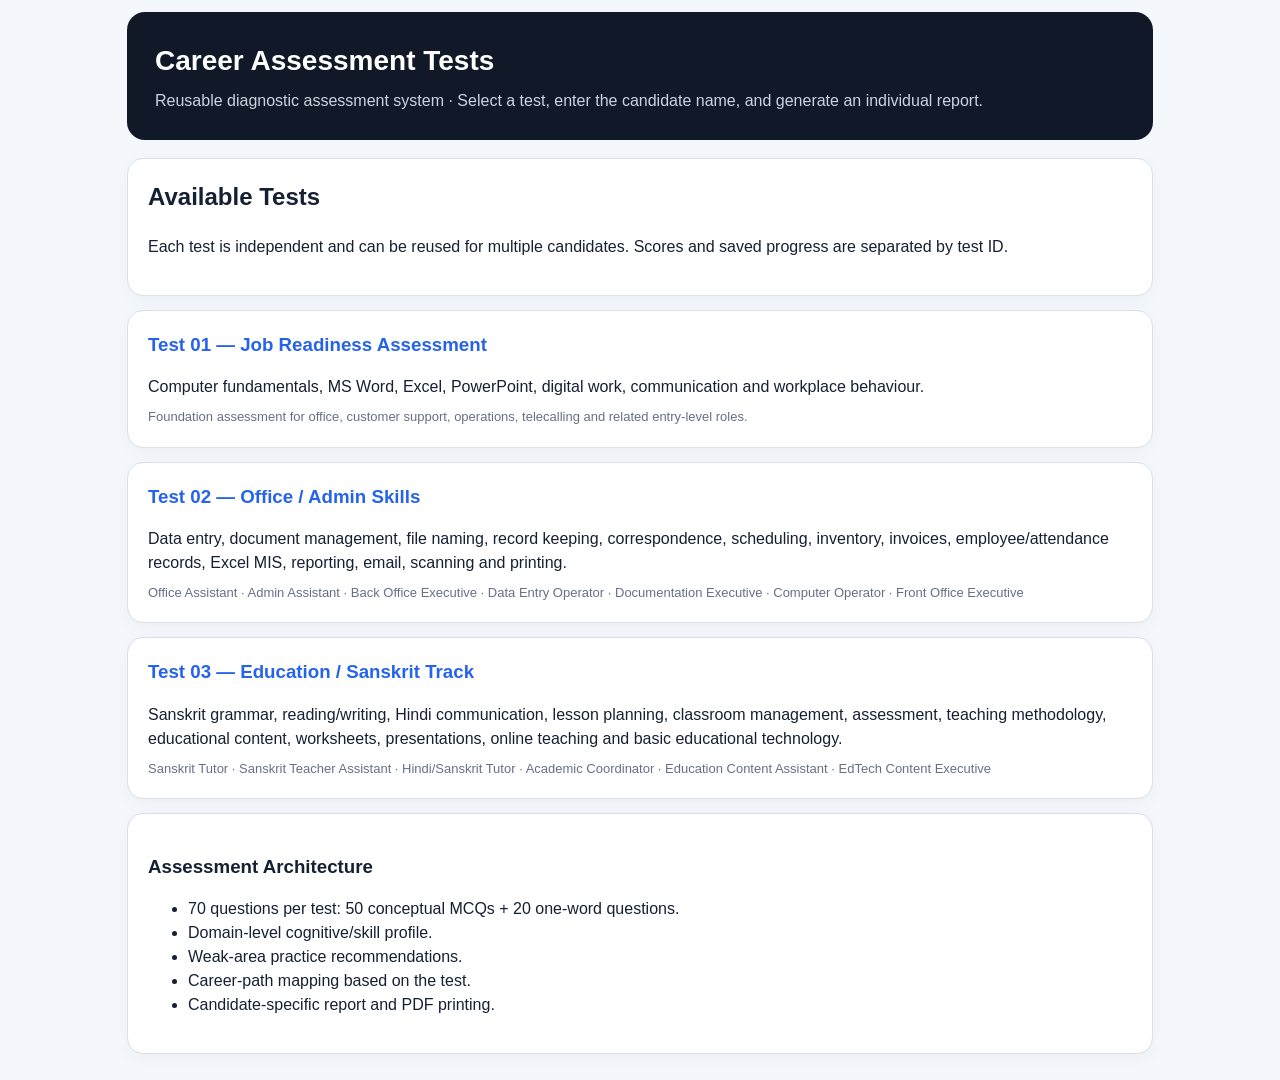
<file: index.html>
<!doctype html>
<html lang="en">
<head>
<meta charset="utf-8">
<meta name="viewport" content="width=device-width,initial-scale=1">
<title>Career Assessment Tests</title>
<link rel="stylesheet" href="styles.css">
<style>
.test-card{display:block;text-decoration:none;color:inherit}
.test-card:hover{border-color:#93c5fd;background:#f8fbff}
.test-card h3{color:var(--accent);margin-top:0}
.test-card p{margin-bottom:8px}
.test-jobs{font-size:13px;color:var(--muted)}
</style>
</head>
<body>
<div class="container">
<header>
<h1>Career Assessment Tests</h1>
<div class="meta">Reusable diagnostic assessment system · Select a test, enter the candidate name, and generate an individual report.</div>
</header>
<div class="card"><h2>Available Tests</h2><p>Each test is independent and can be reused for multiple candidates. Scores and saved progress are separated by test ID.</p></div>
<a class="card test-card" href="job-readiness.html"><h3>Test 01 — Job Readiness Assessment</h3><p>Computer fundamentals, MS Word, Excel, PowerPoint, digital work, communication and workplace behaviour.</p><div class="test-jobs">Foundation assessment for office, customer support, operations, telecalling and related entry-level roles.</div></a>
<a class="card test-card" href="office-admin.html"><h3>Test 02 — Office / Admin Skills</h3><p>Data entry, document management, file naming, record keeping, correspondence, scheduling, inventory, invoices, employee/attendance records, Excel MIS, reporting, email, scanning and printing.</p><div class="test-jobs">Office Assistant · Admin Assistant · Back Office Executive · Data Entry Operator · Documentation Executive · Computer Operator · Front Office Executive</div></a>
<a class="card test-card" href="education-sanskrit.html"><h3>Test 03 — Education / Sanskrit Track</h3><p>Sanskrit grammar, reading/writing, Hindi communication, lesson planning, classroom management, assessment, teaching methodology, educational content, worksheets, presentations, online teaching and basic educational technology.</p><div class="test-jobs">Sanskrit Tutor · Sanskrit Teacher Assistant · Hindi/Sanskrit Tutor · Academic Coordinator · Education Content Assistant · EdTech Content Executive</div></a>
<div class="card"><h3>Assessment Architecture</h3><ul><li>70 questions per test: 50 conceptual MCQs + 20 one-word questions.</li><li>Domain-level cognitive/skill profile.</li><li>Weak-area practice recommendations.</li><li>Career-path mapping based on the test.</li><li>Candidate-specific report and PDF printing.</li></ul></div>
</div>
</body>
</html>
</file>
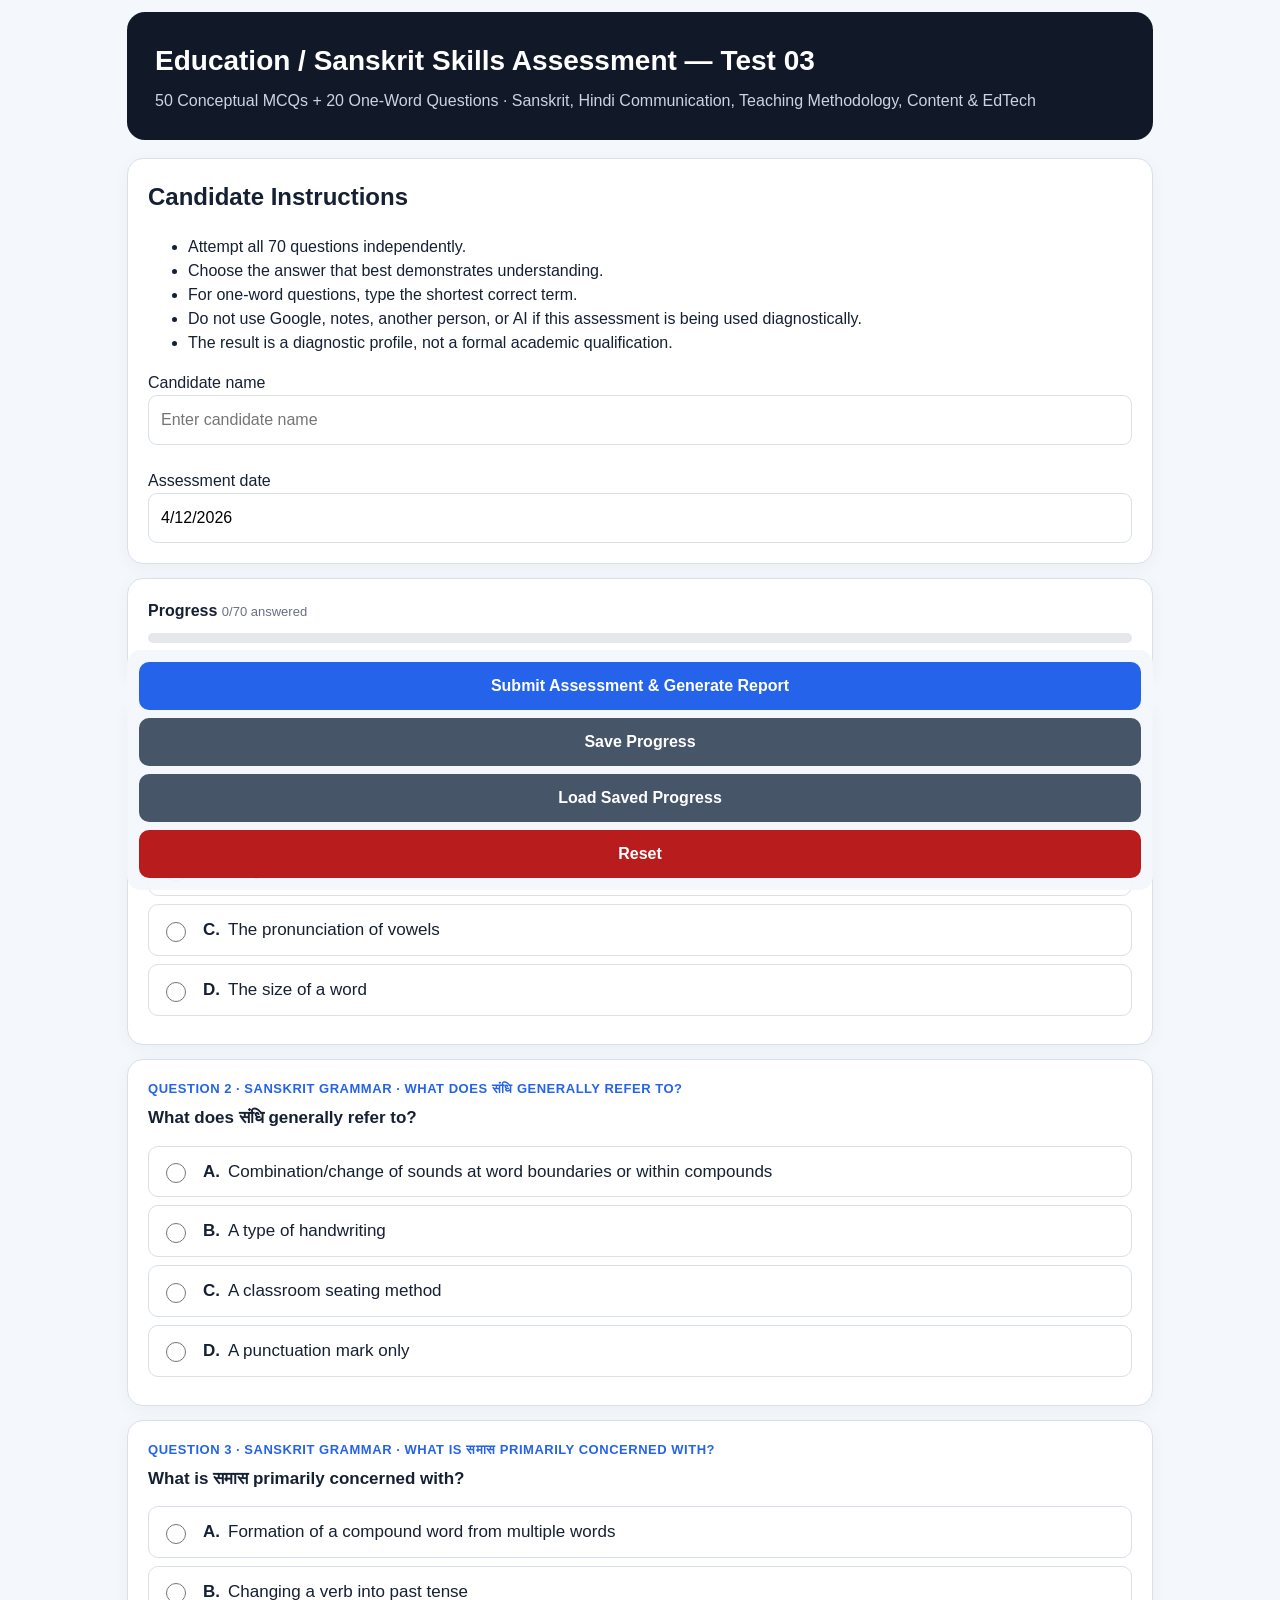
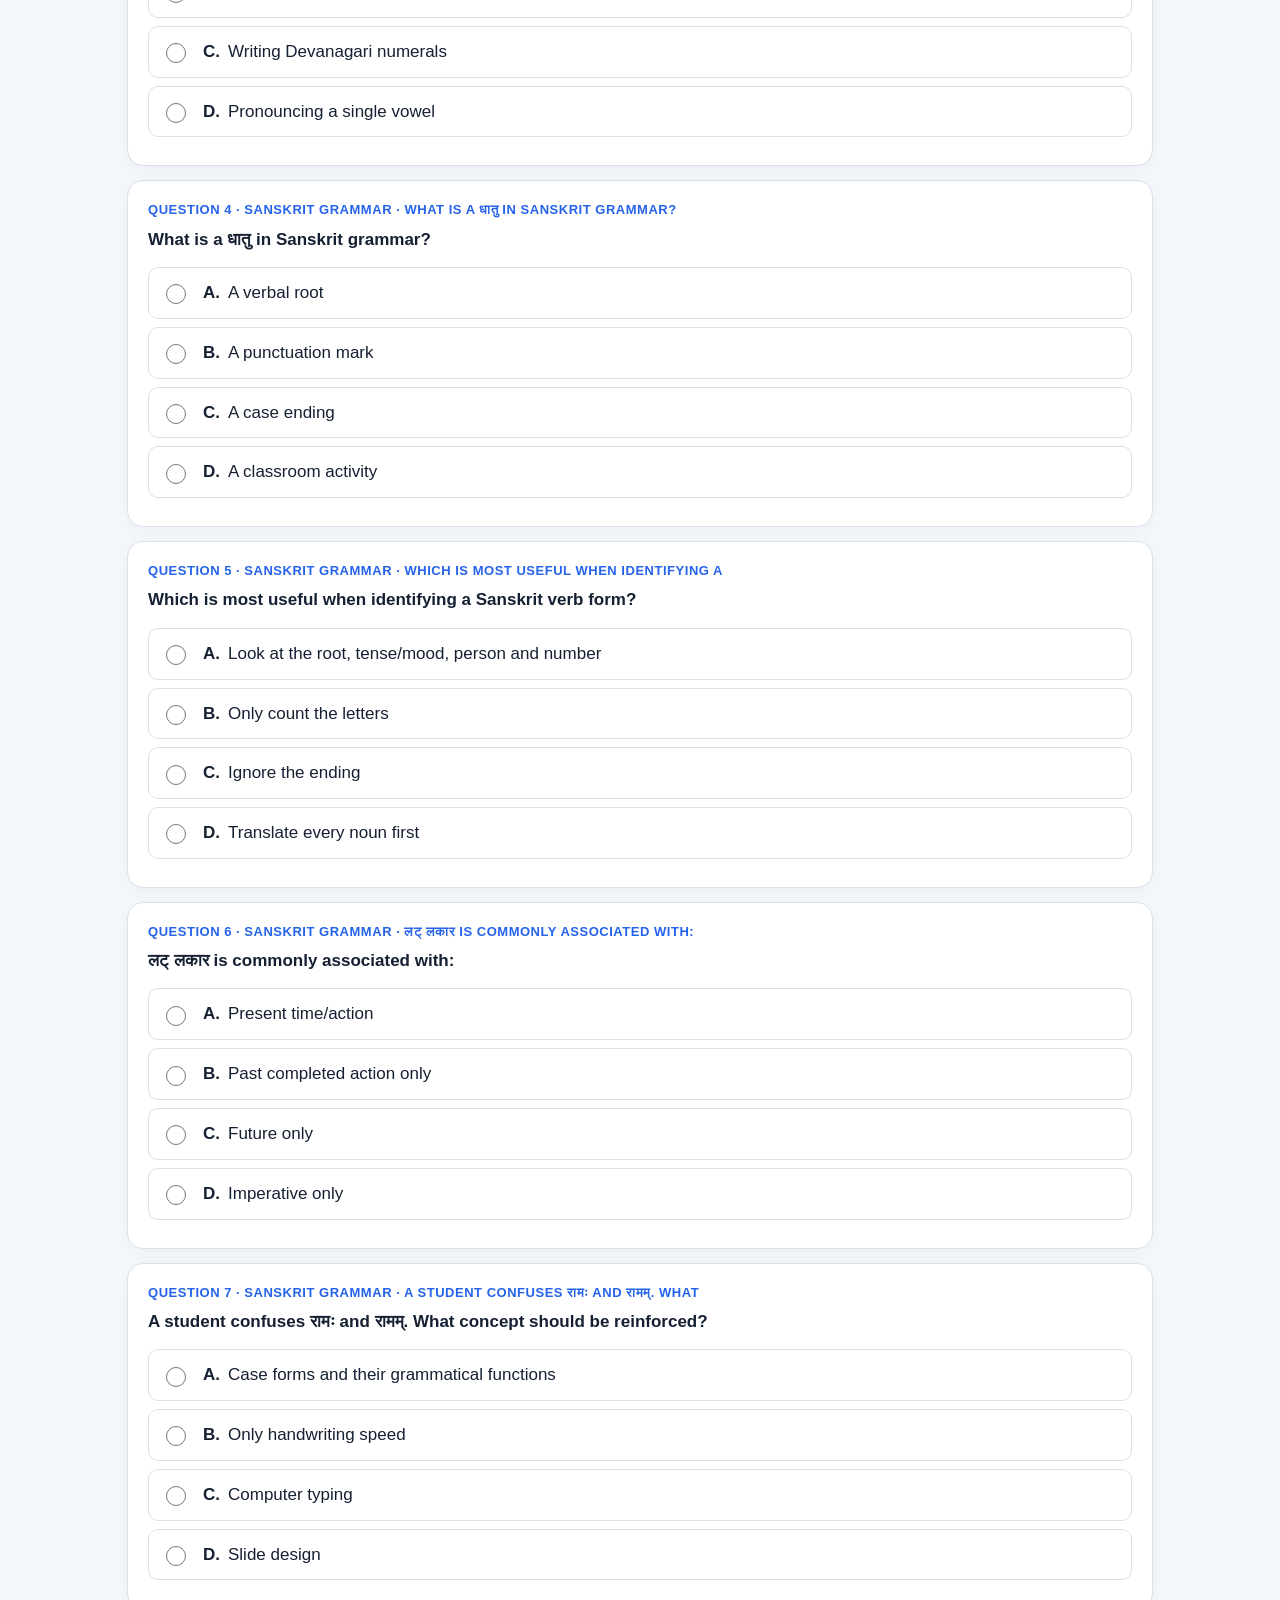
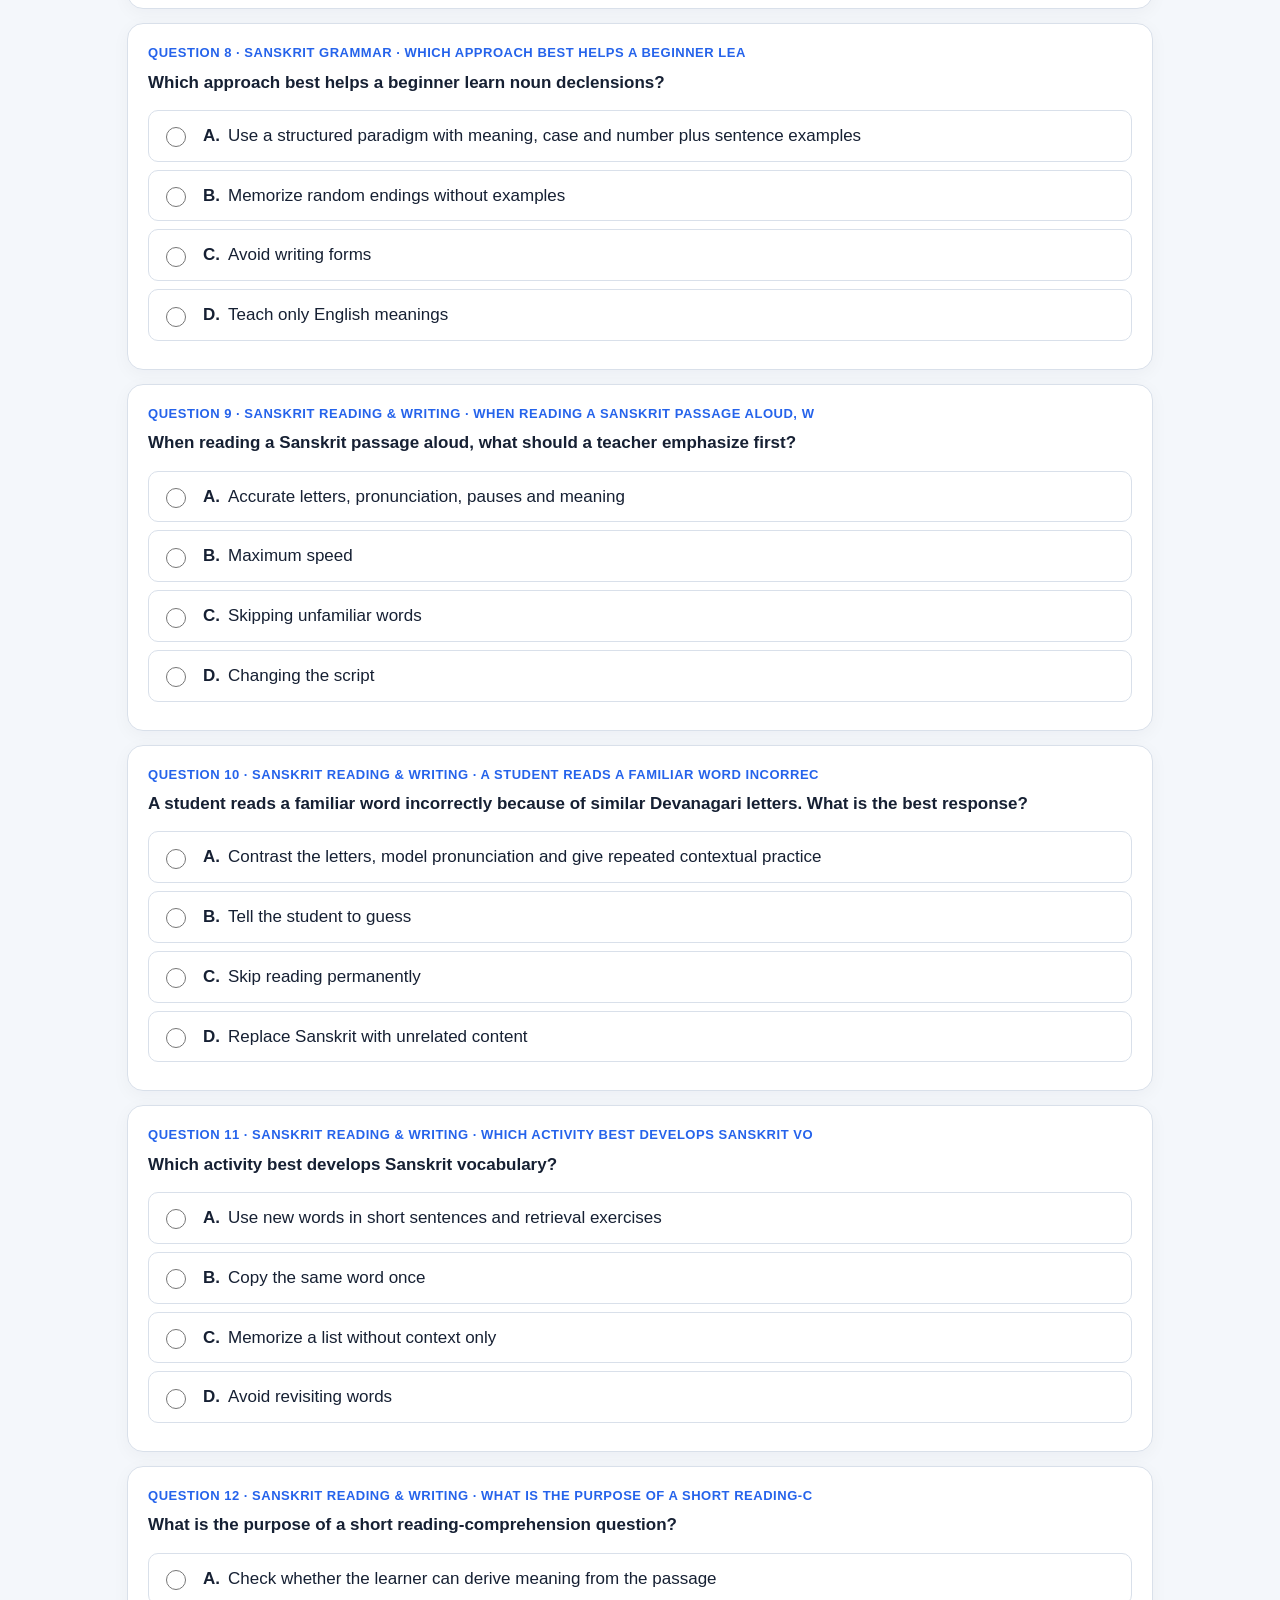
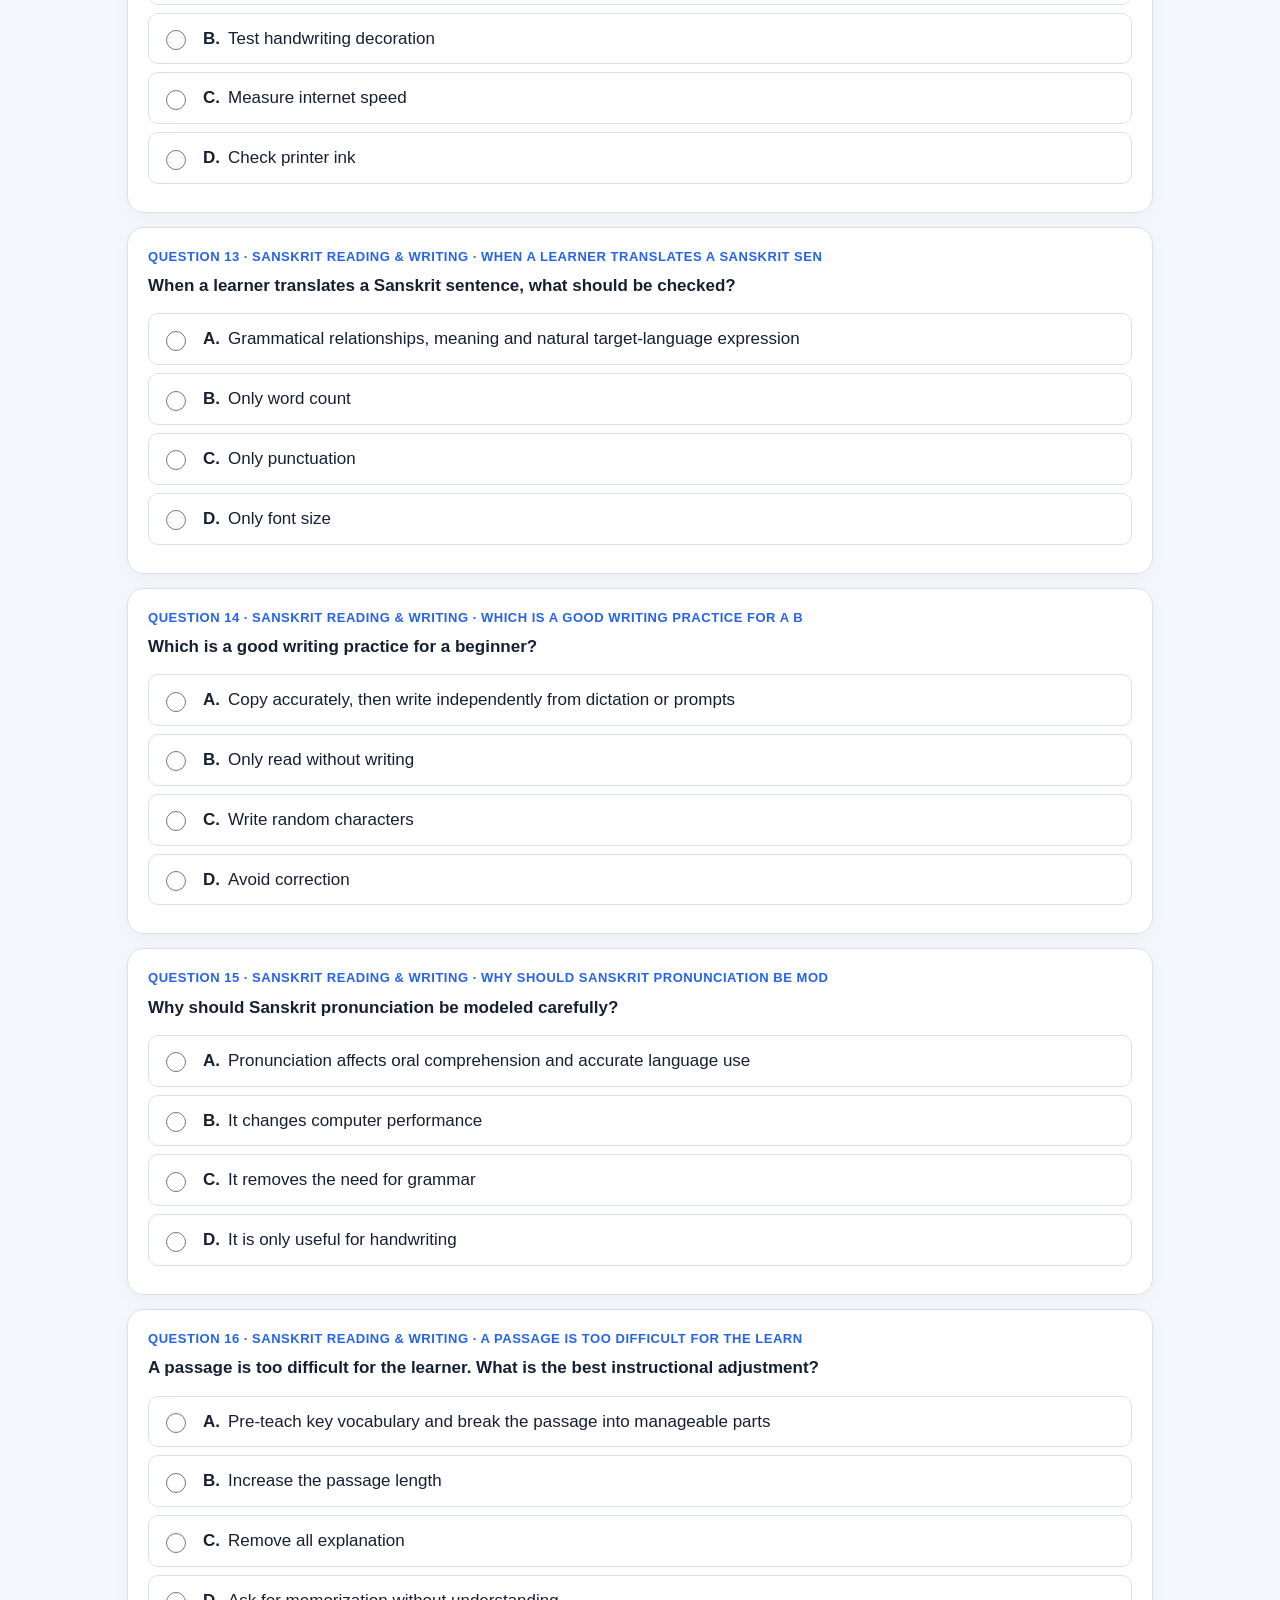
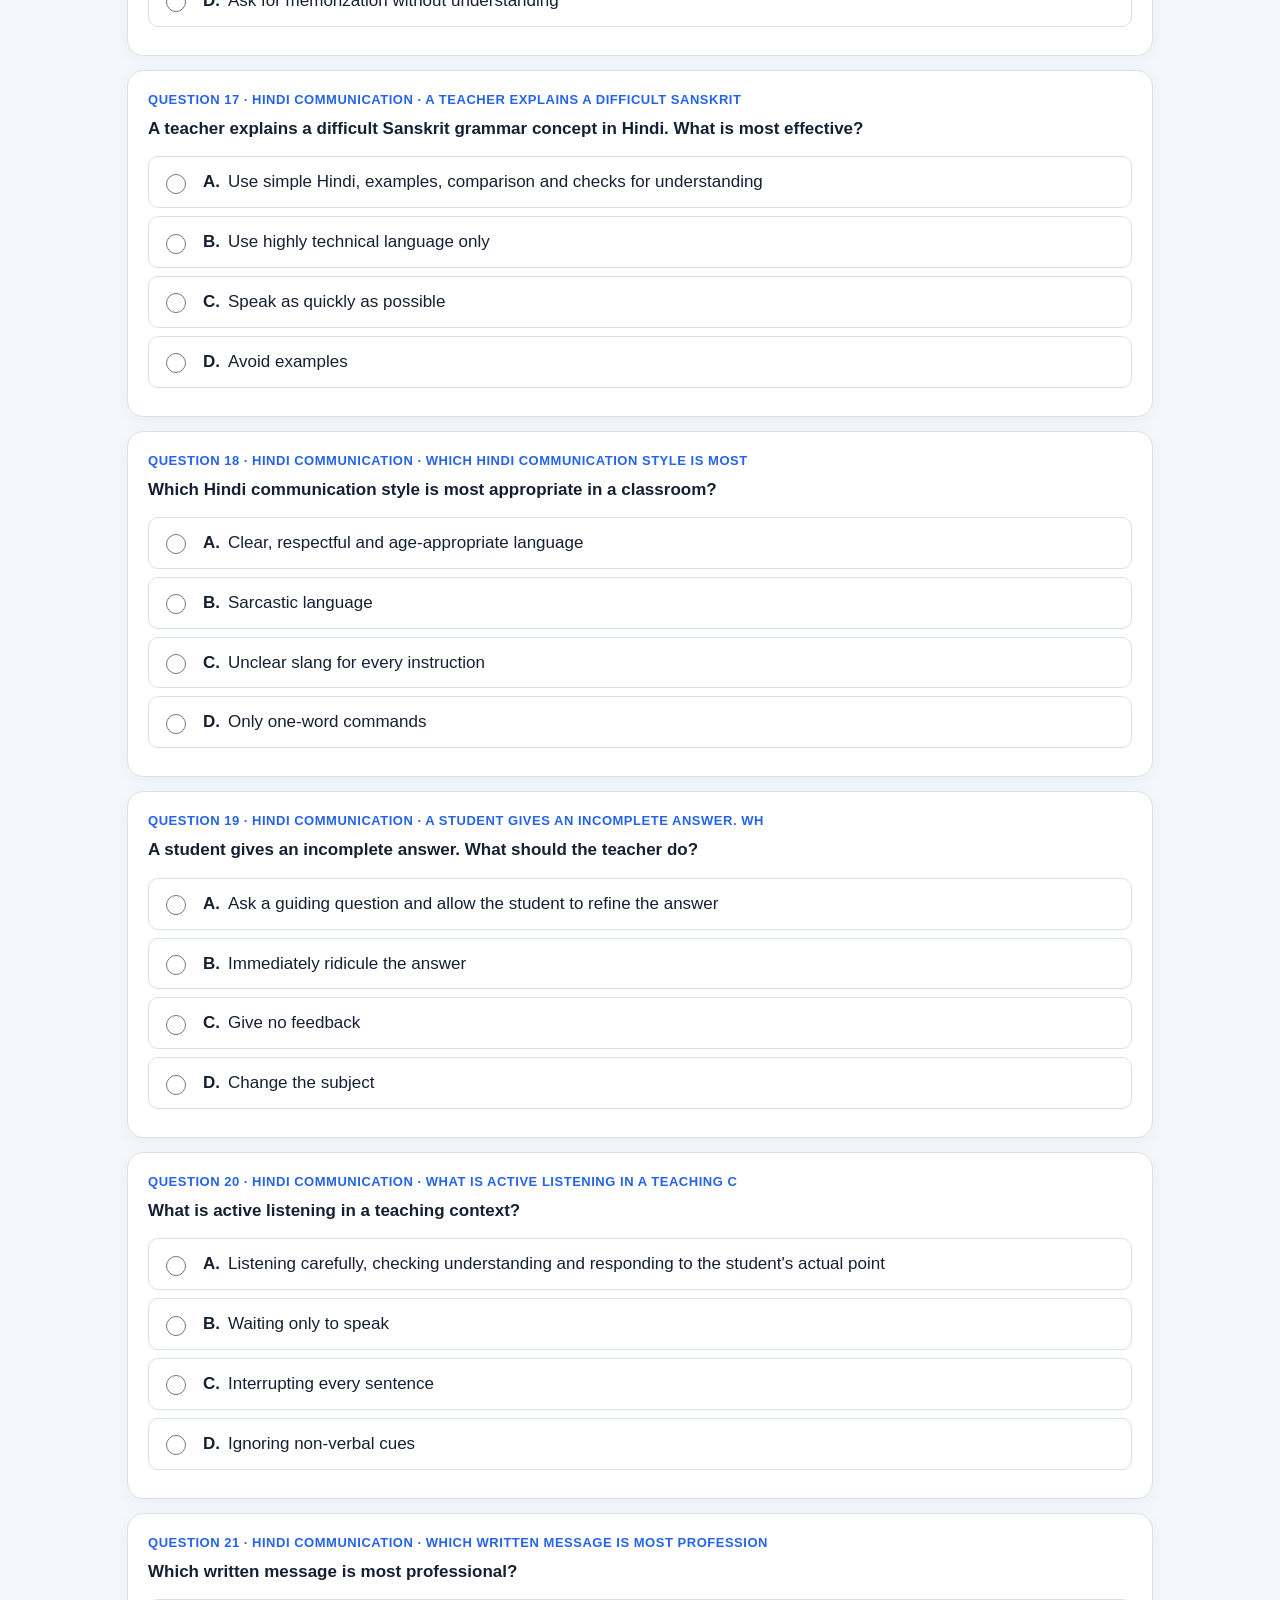
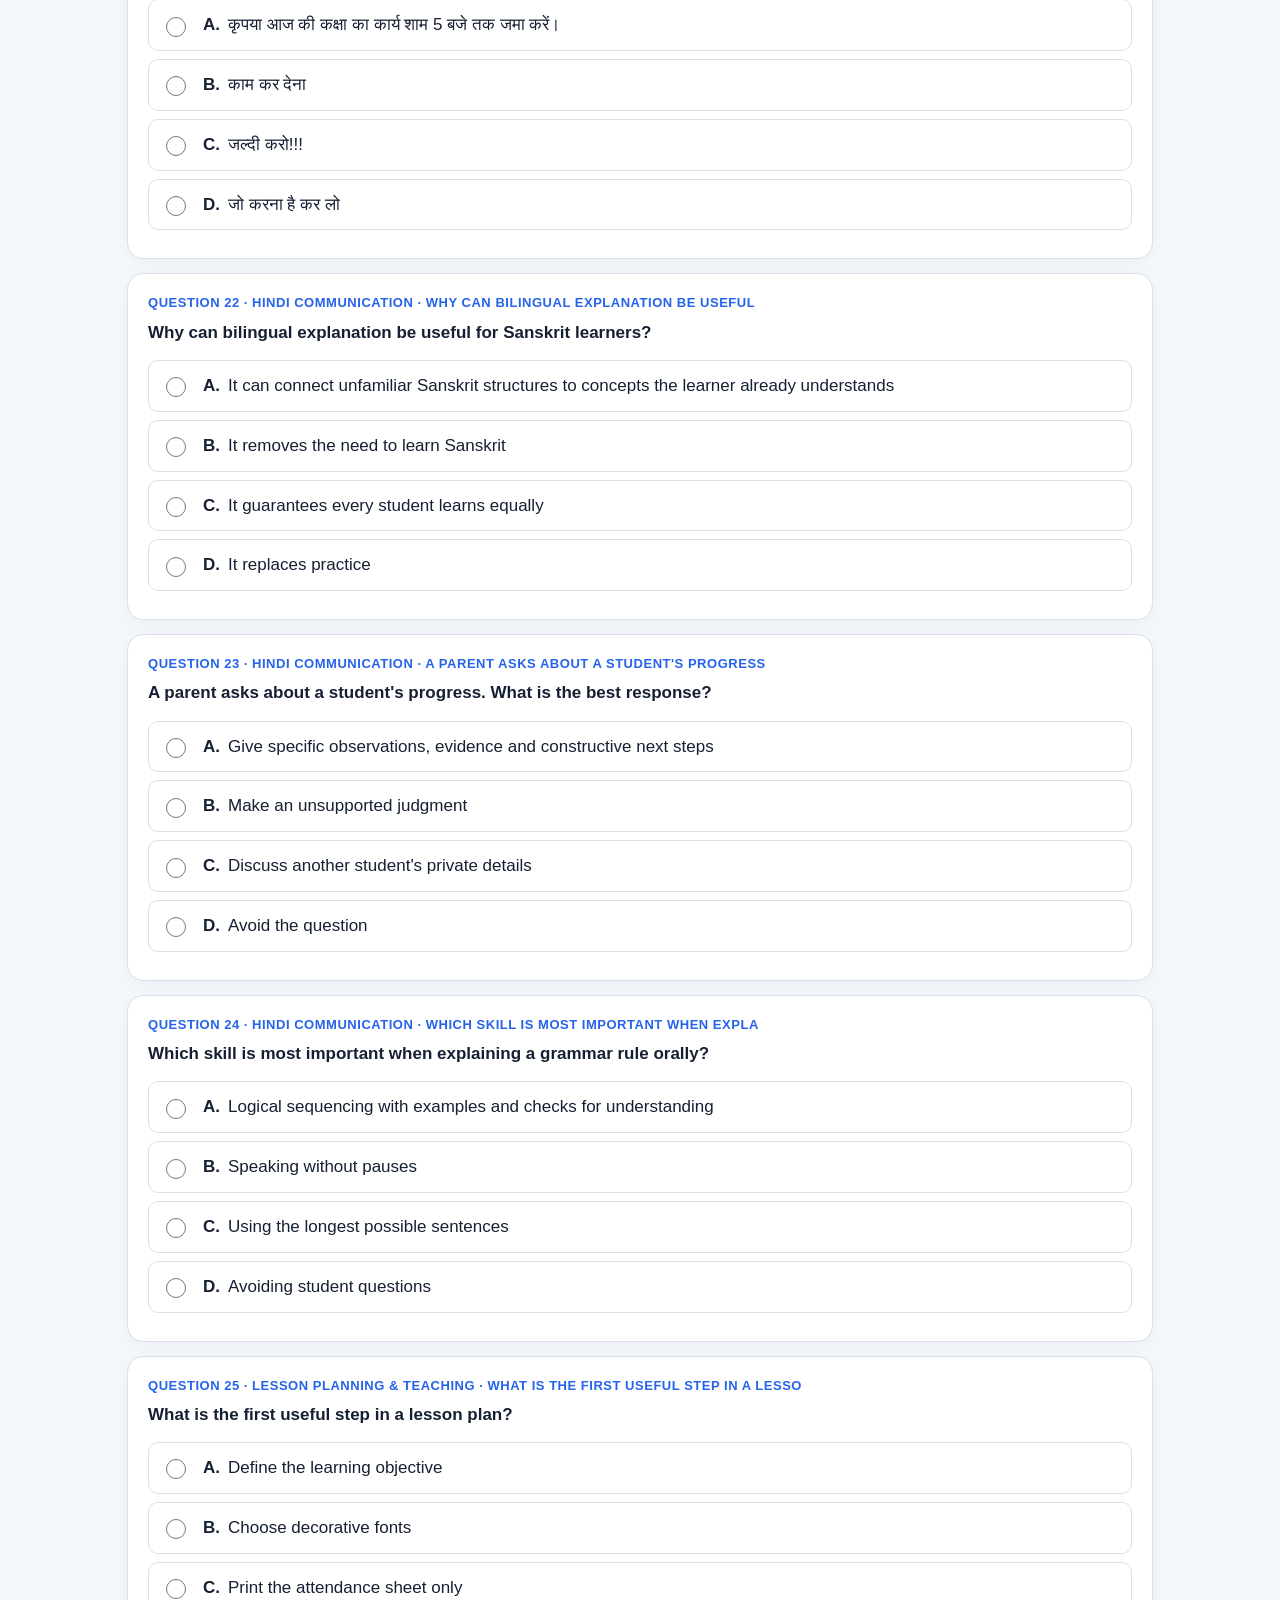
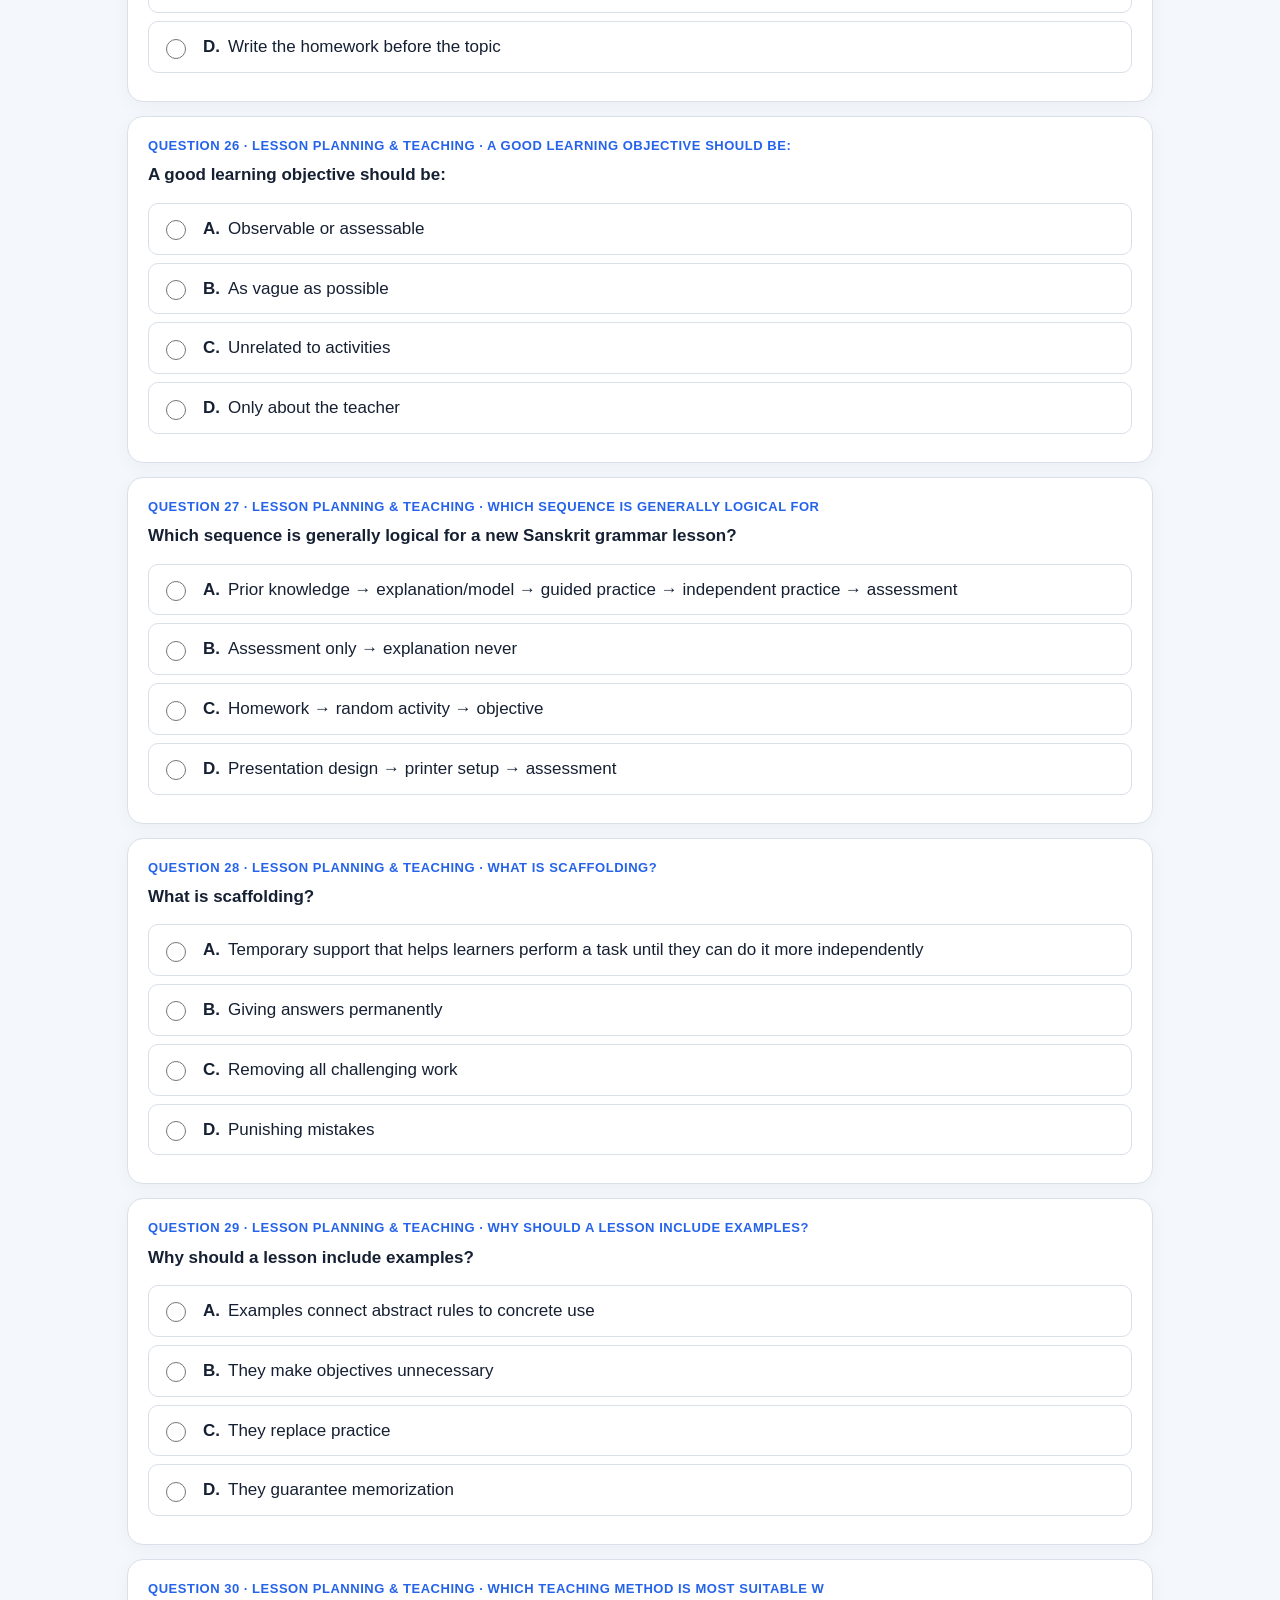
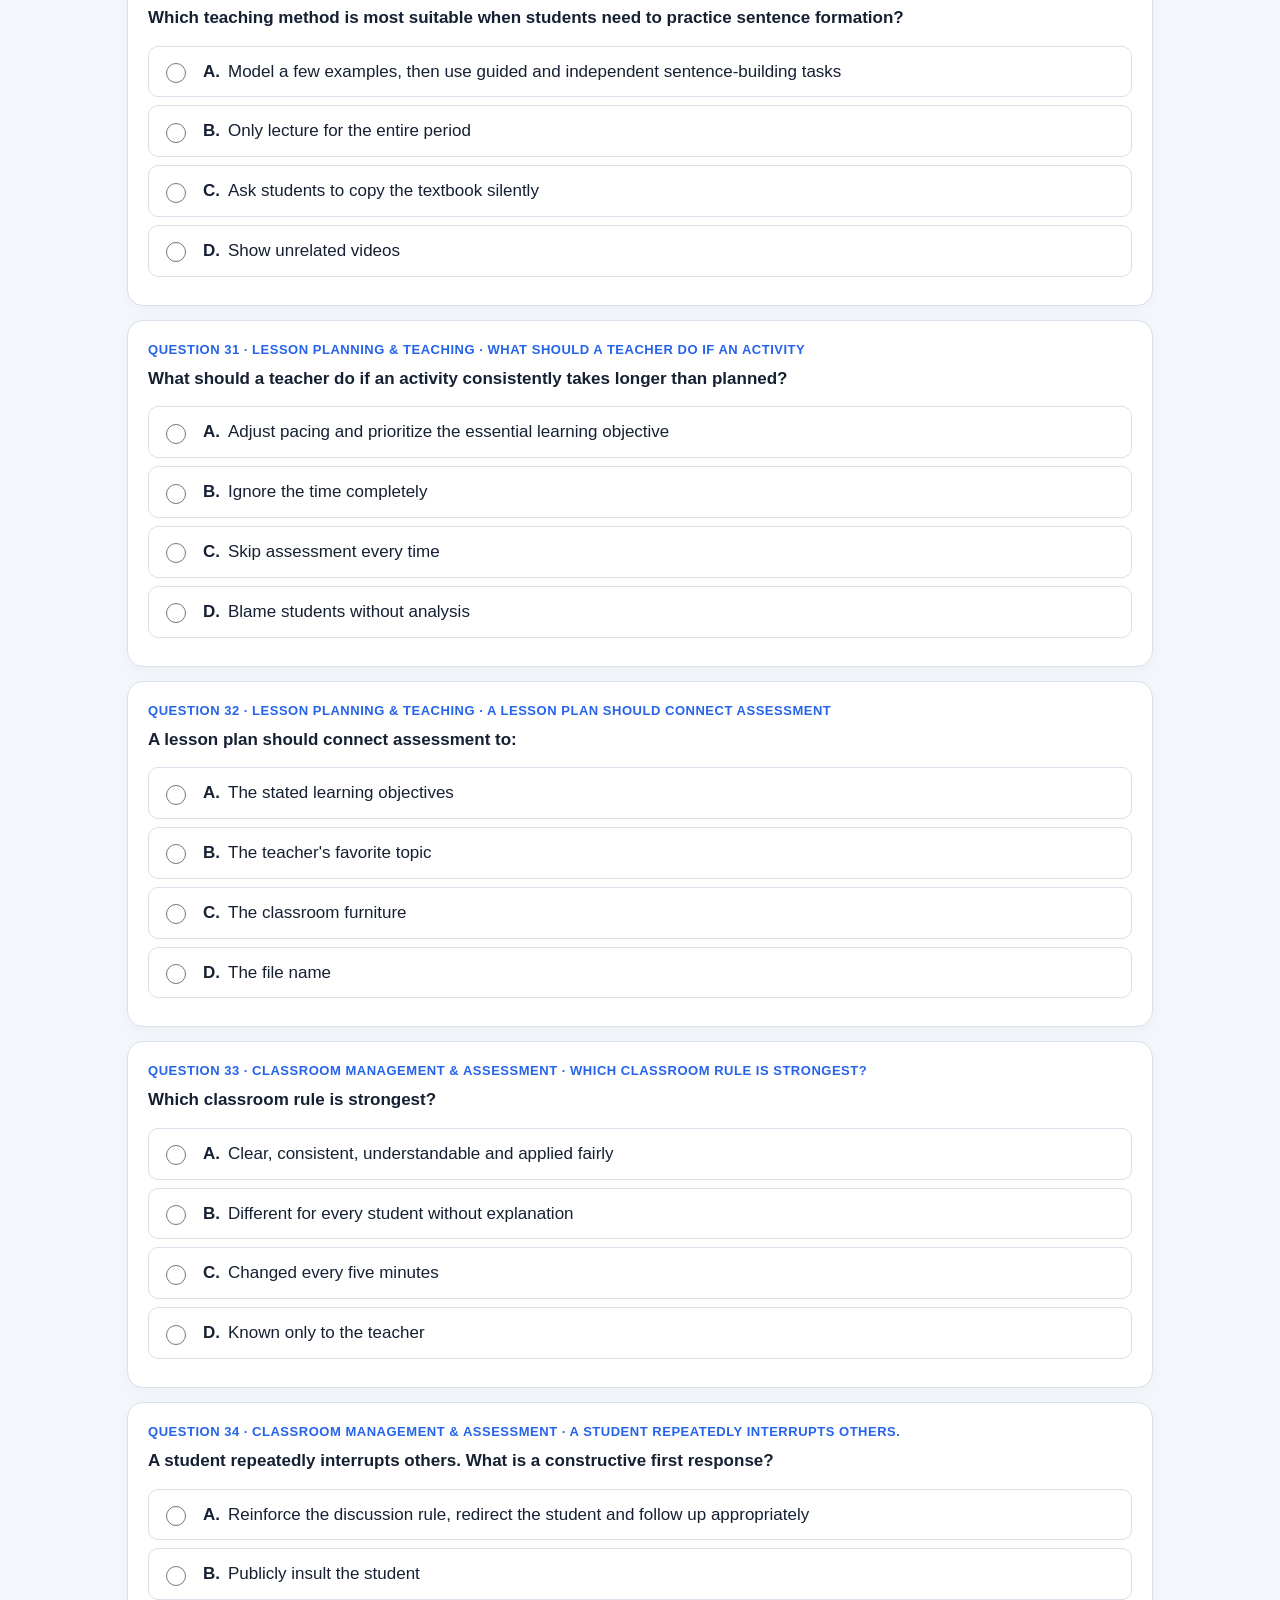
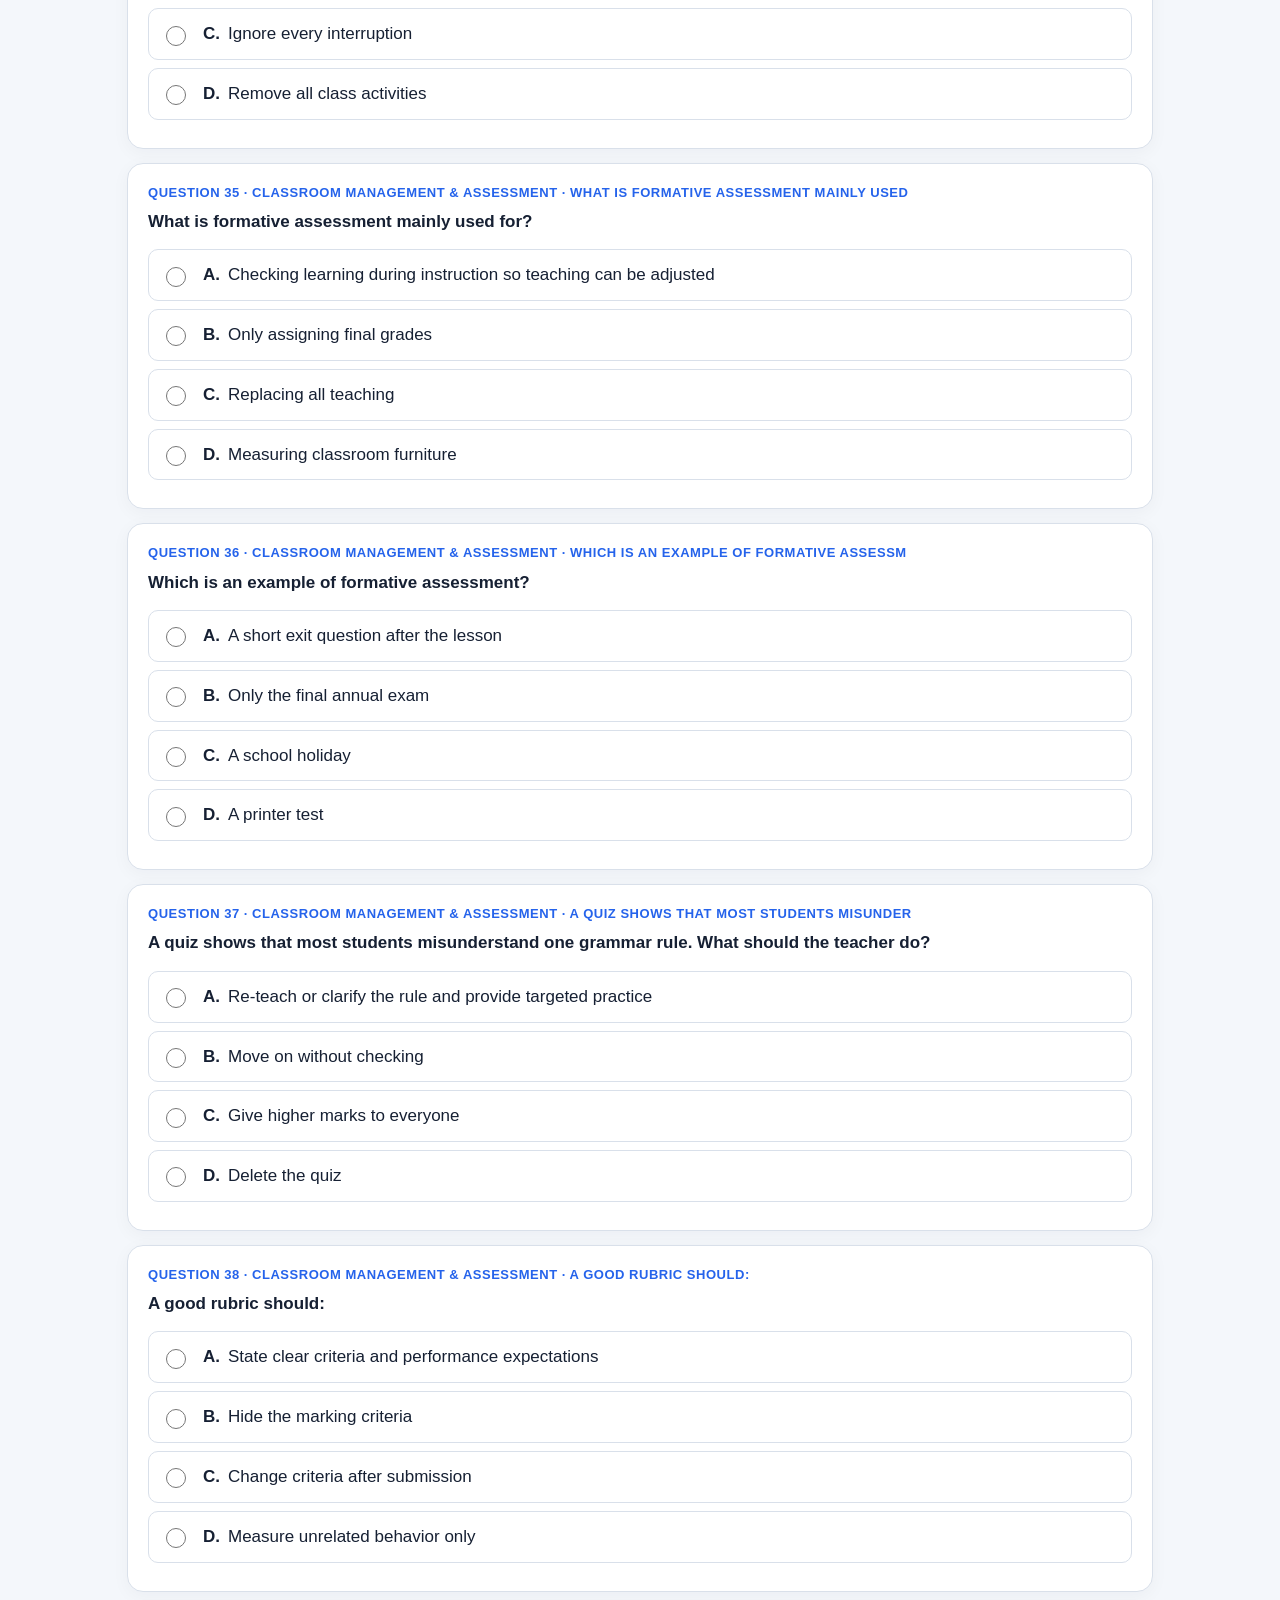
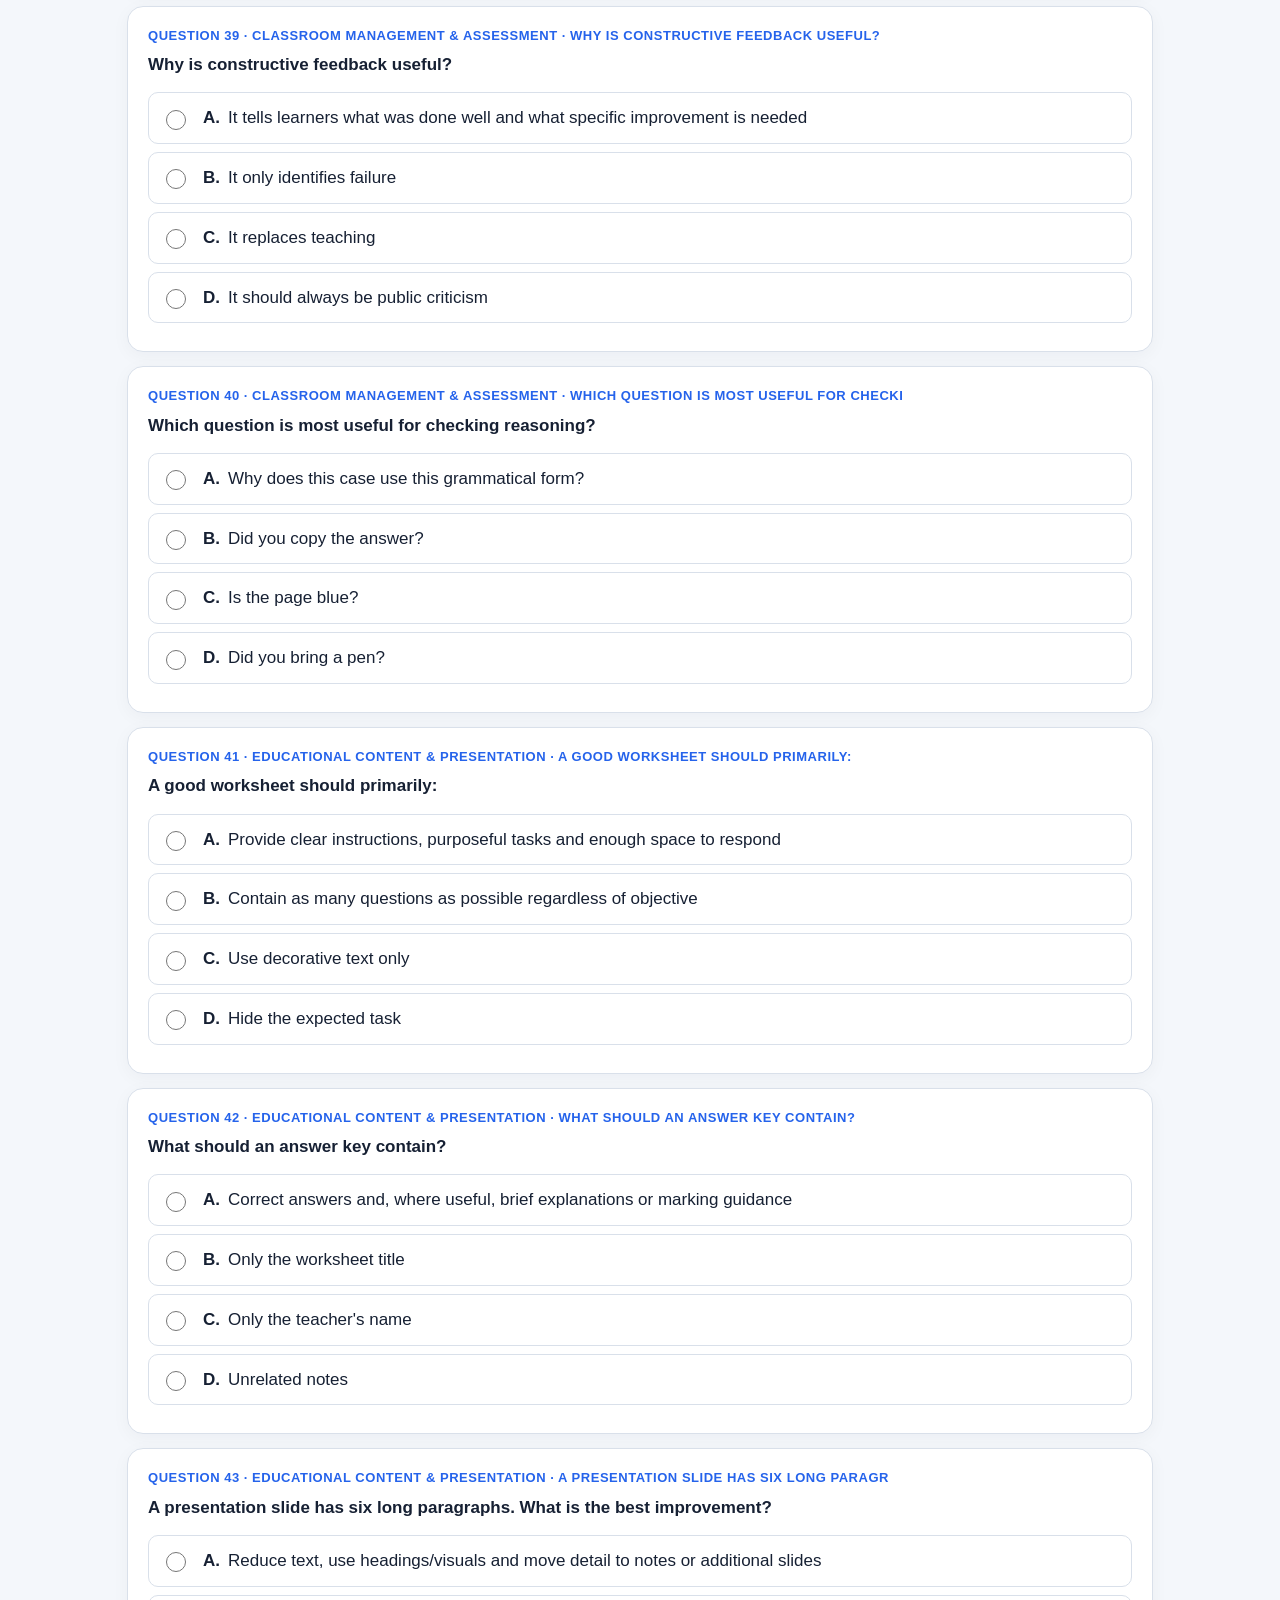
<file: education-sanskrit.html>
<!doctype html>
<html lang="en">
<head>
<meta charset="utf-8">
<meta name="viewport" content="width=device-width,initial-scale=1">
<title>Education / Sanskrit Skills Assessment — Test 03</title>
<link rel="stylesheet" href="styles.css">
</head>
<body>
<div class="container">
<header>
<h1 id="testTitle">Education / Sanskrit Skills Assessment — Test 03</h1>
<div id="testMeta" class="meta">50 Conceptual MCQs + 20 One-Word Questions · Sanskrit, Hindi Communication, Teaching Methodology, Content & EdTech</div>
</header>

<section id="intro" class="card">
<h2>Candidate Instructions</h2>
<ul>
<li>Attempt all 70 questions independently.</li>
<li>Choose the answer that best demonstrates understanding.</li>
<li>For one-word questions, type the shortest correct term.</li>
<li>Do not use Google, notes, another person, or AI if this assessment is being used diagnostically.</li>
<li>The result is a diagnostic profile, not a formal academic qualification.</li>
</ul>
<label>Candidate name<br><input id="candidateName" type="text" value="" placeholder="Enter candidate name"></label><br><br>
<label>Assessment date<br><input id="assessmentDate" type="text" placeholder="Assessment date"></label>
</section>

<section id="assessment">
<div class="card">
<div><b>Progress</b> <span id="progressText" class="small"></span></div>
<div class="progress"><div id="progressBar"></div></div>
</div>
<div id="questions"></div>
<div class="actions no-print">
<button onclick="submitAssessment()">Submit Assessment &amp; Generate Report</button>
<button class="secondary" onclick="saveDraft()">Save Progress</button>
<button class="secondary" onclick="loadDraft()">Load Saved Progress</button>
<button class="danger" onclick="resetAssessment()">Reset</button>
</div>
</section>

<section id="report" class="hidden"></section>
</div>
<script src="education-sanskrit-data.js" defer></script>
<script src="assessment-engine.js" defer></script>
</body>
</html>
</file>
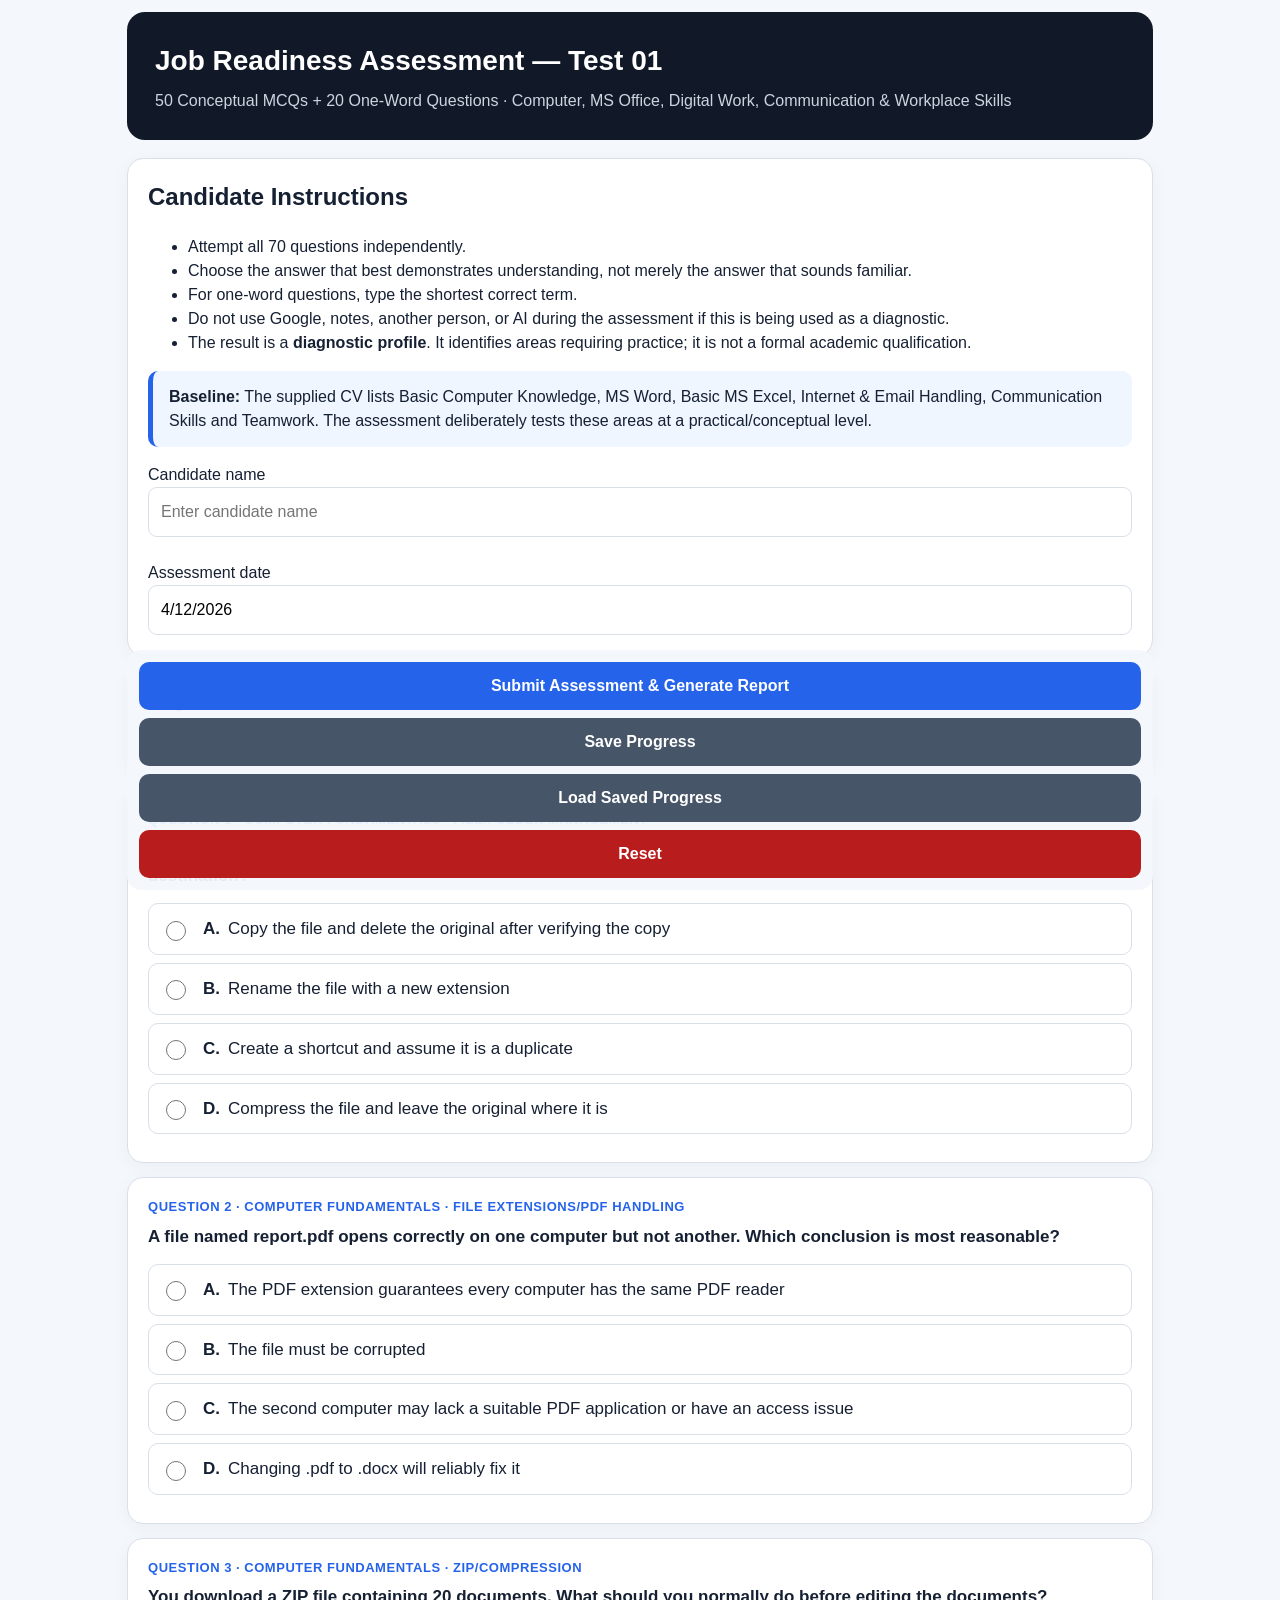
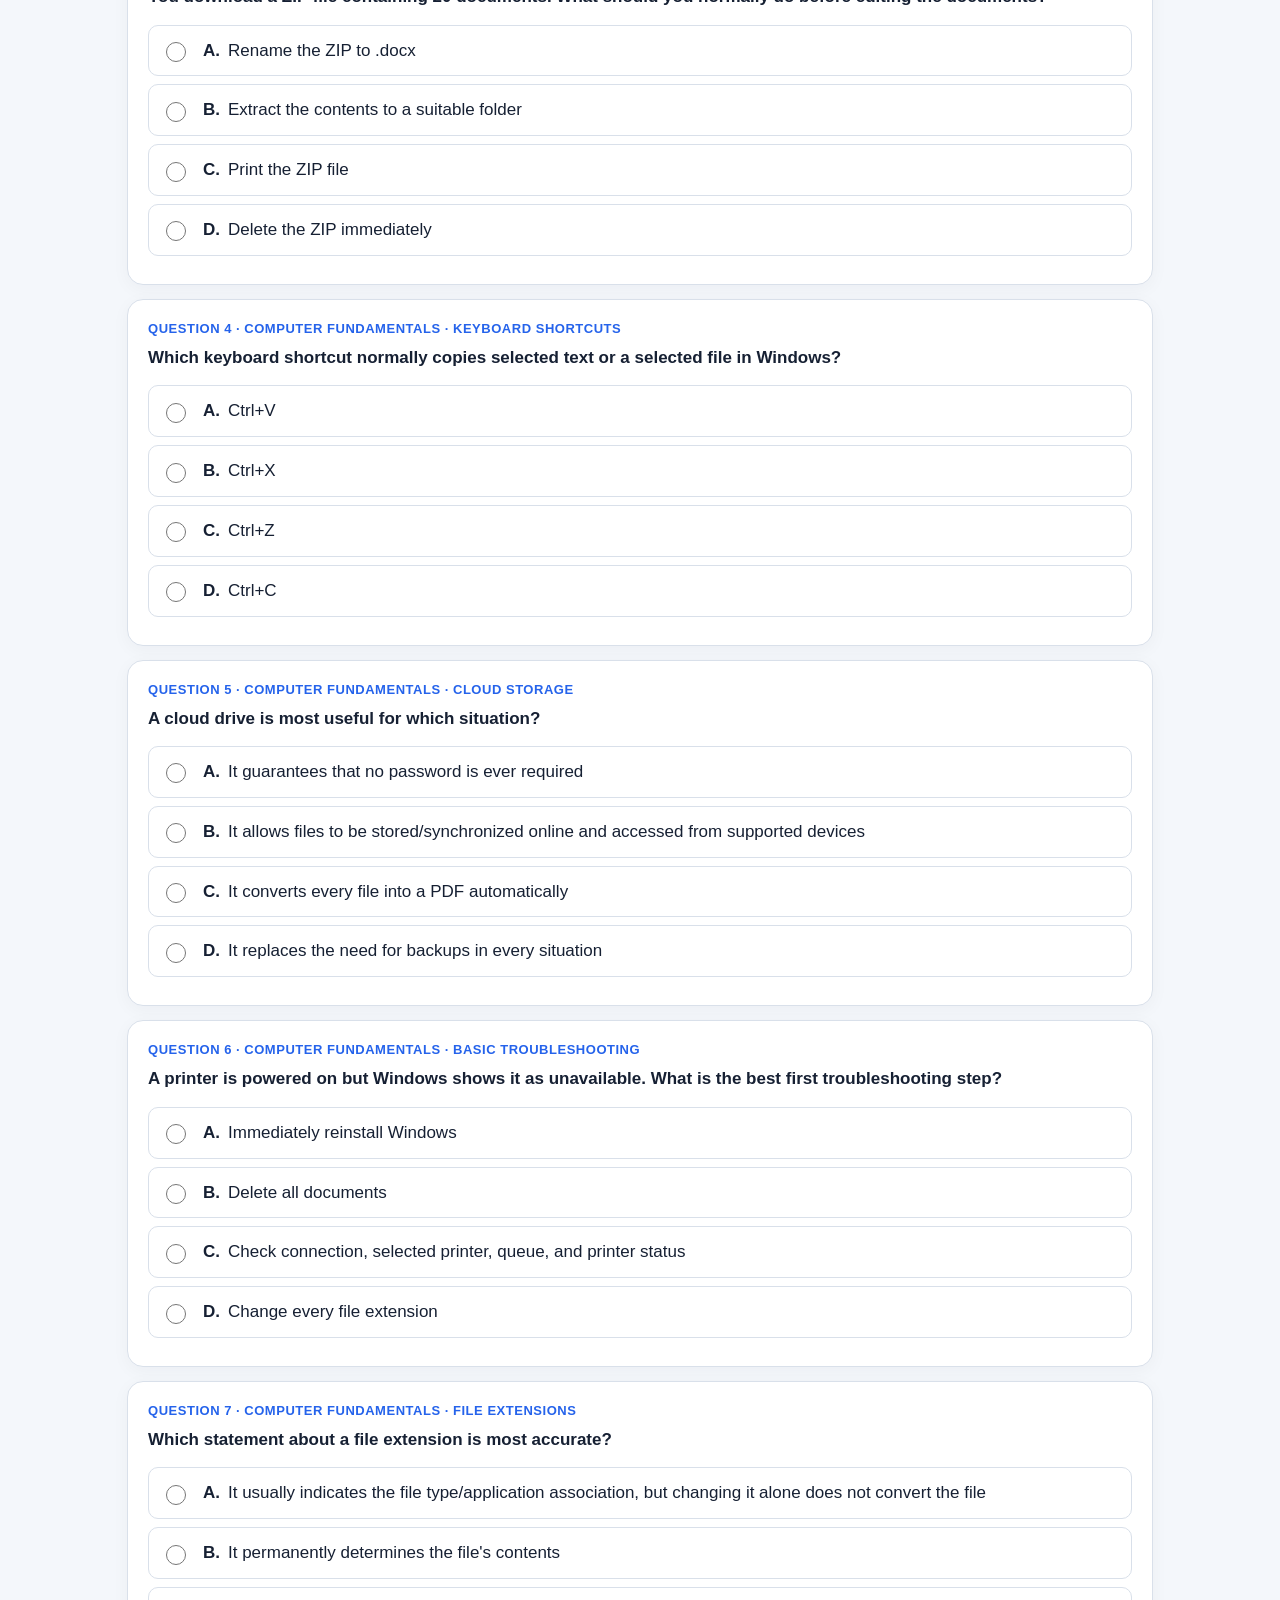
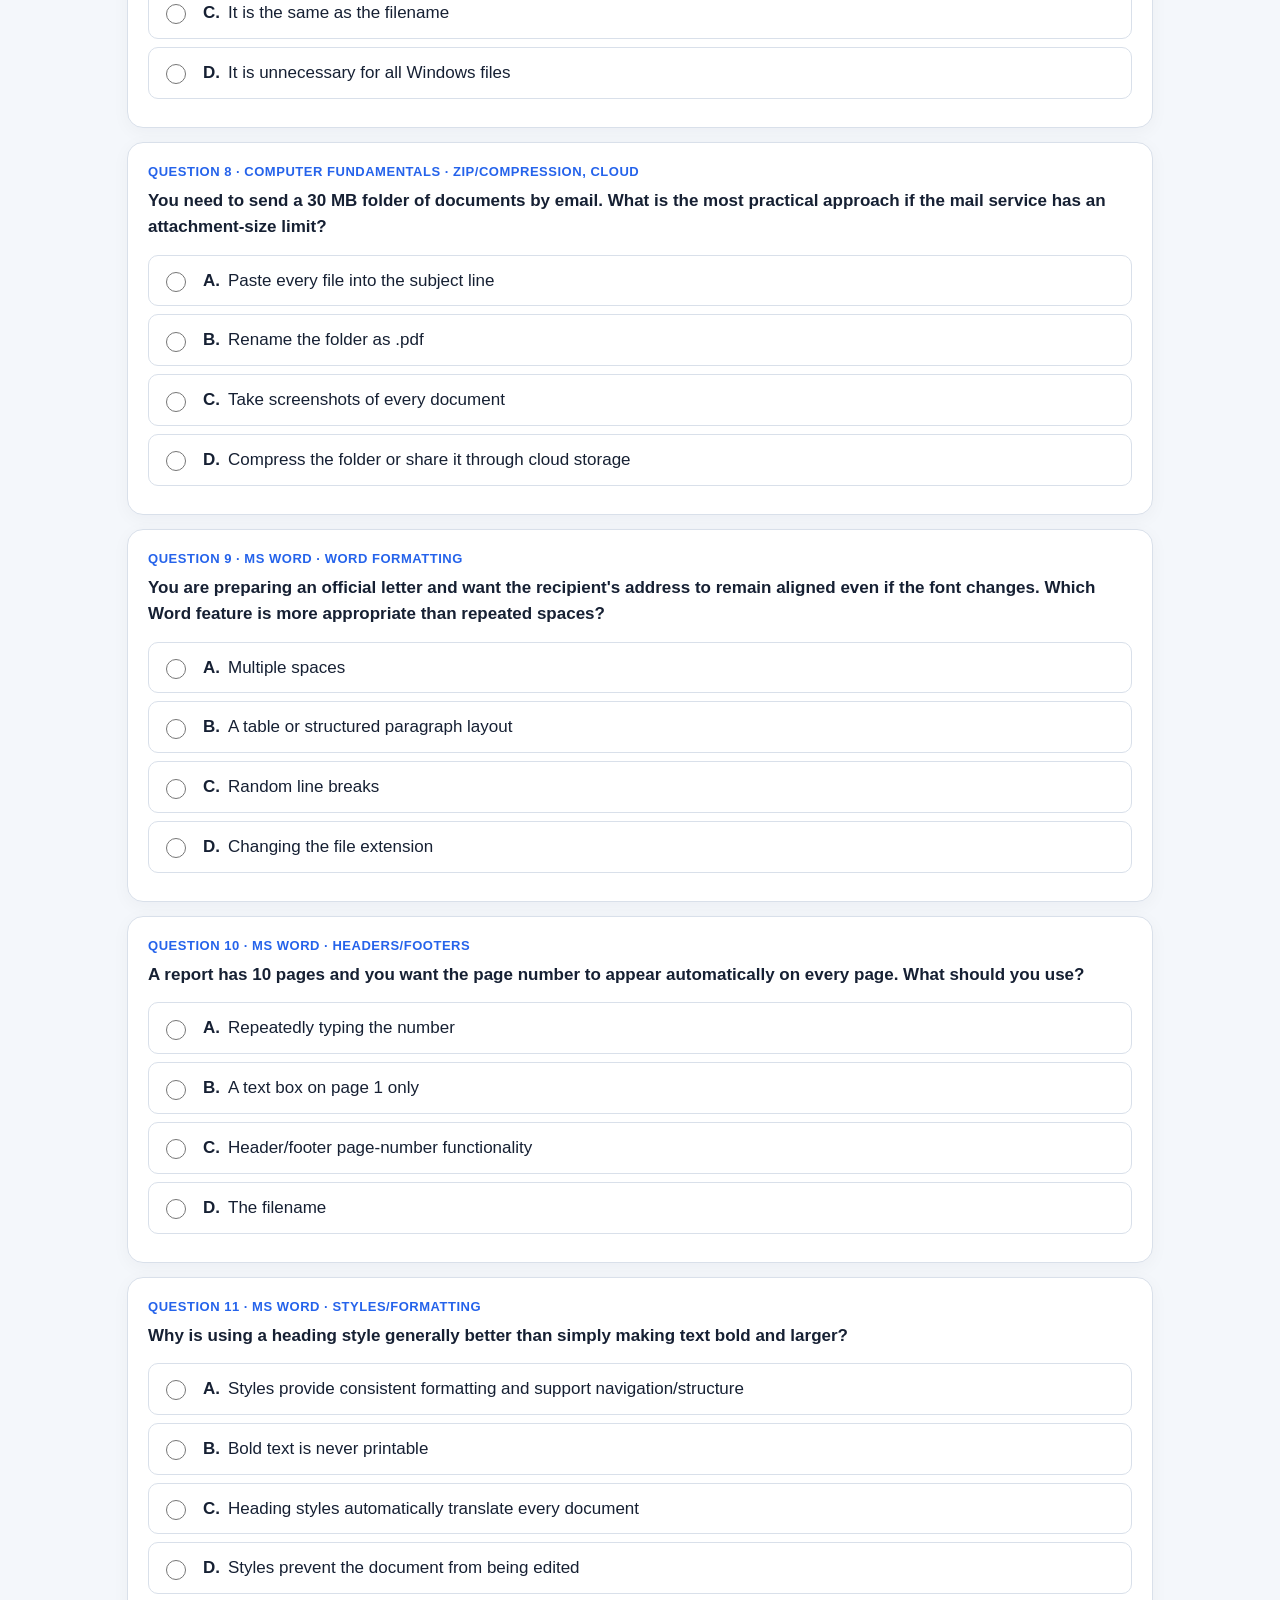
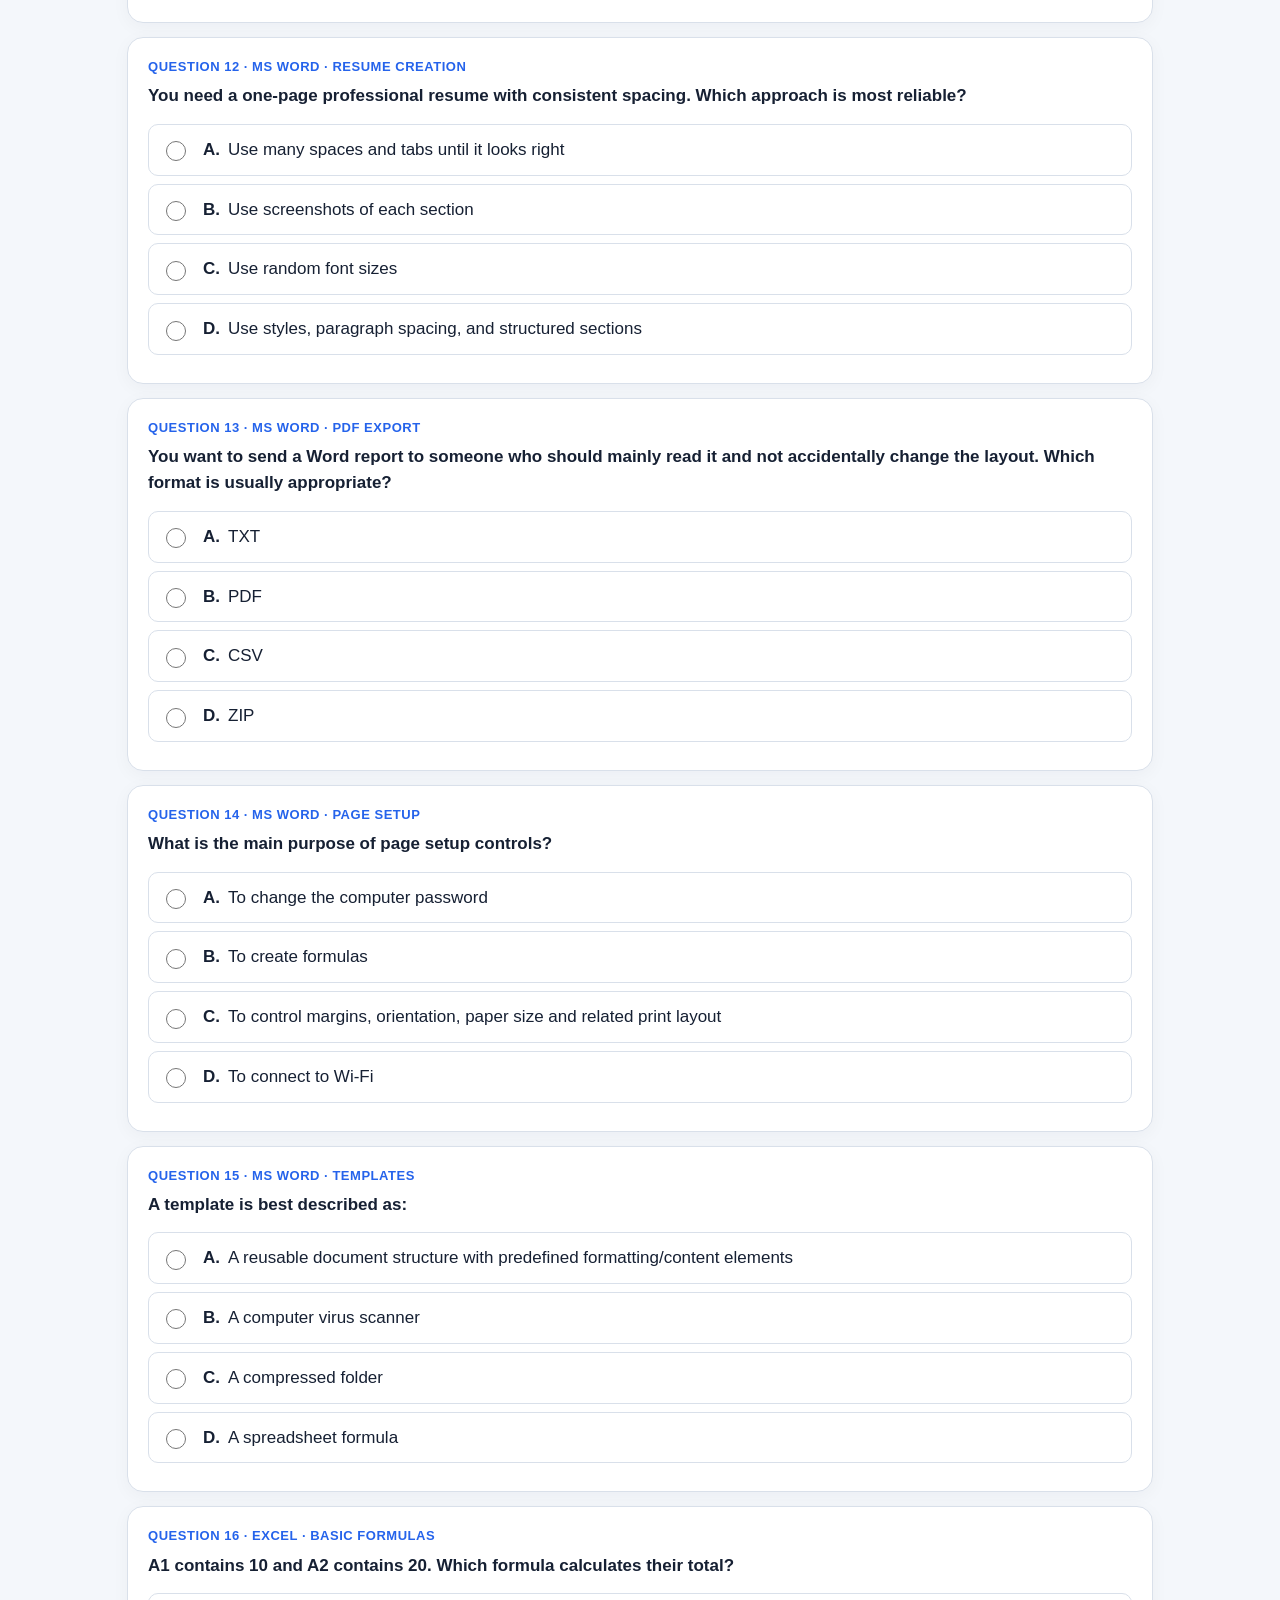
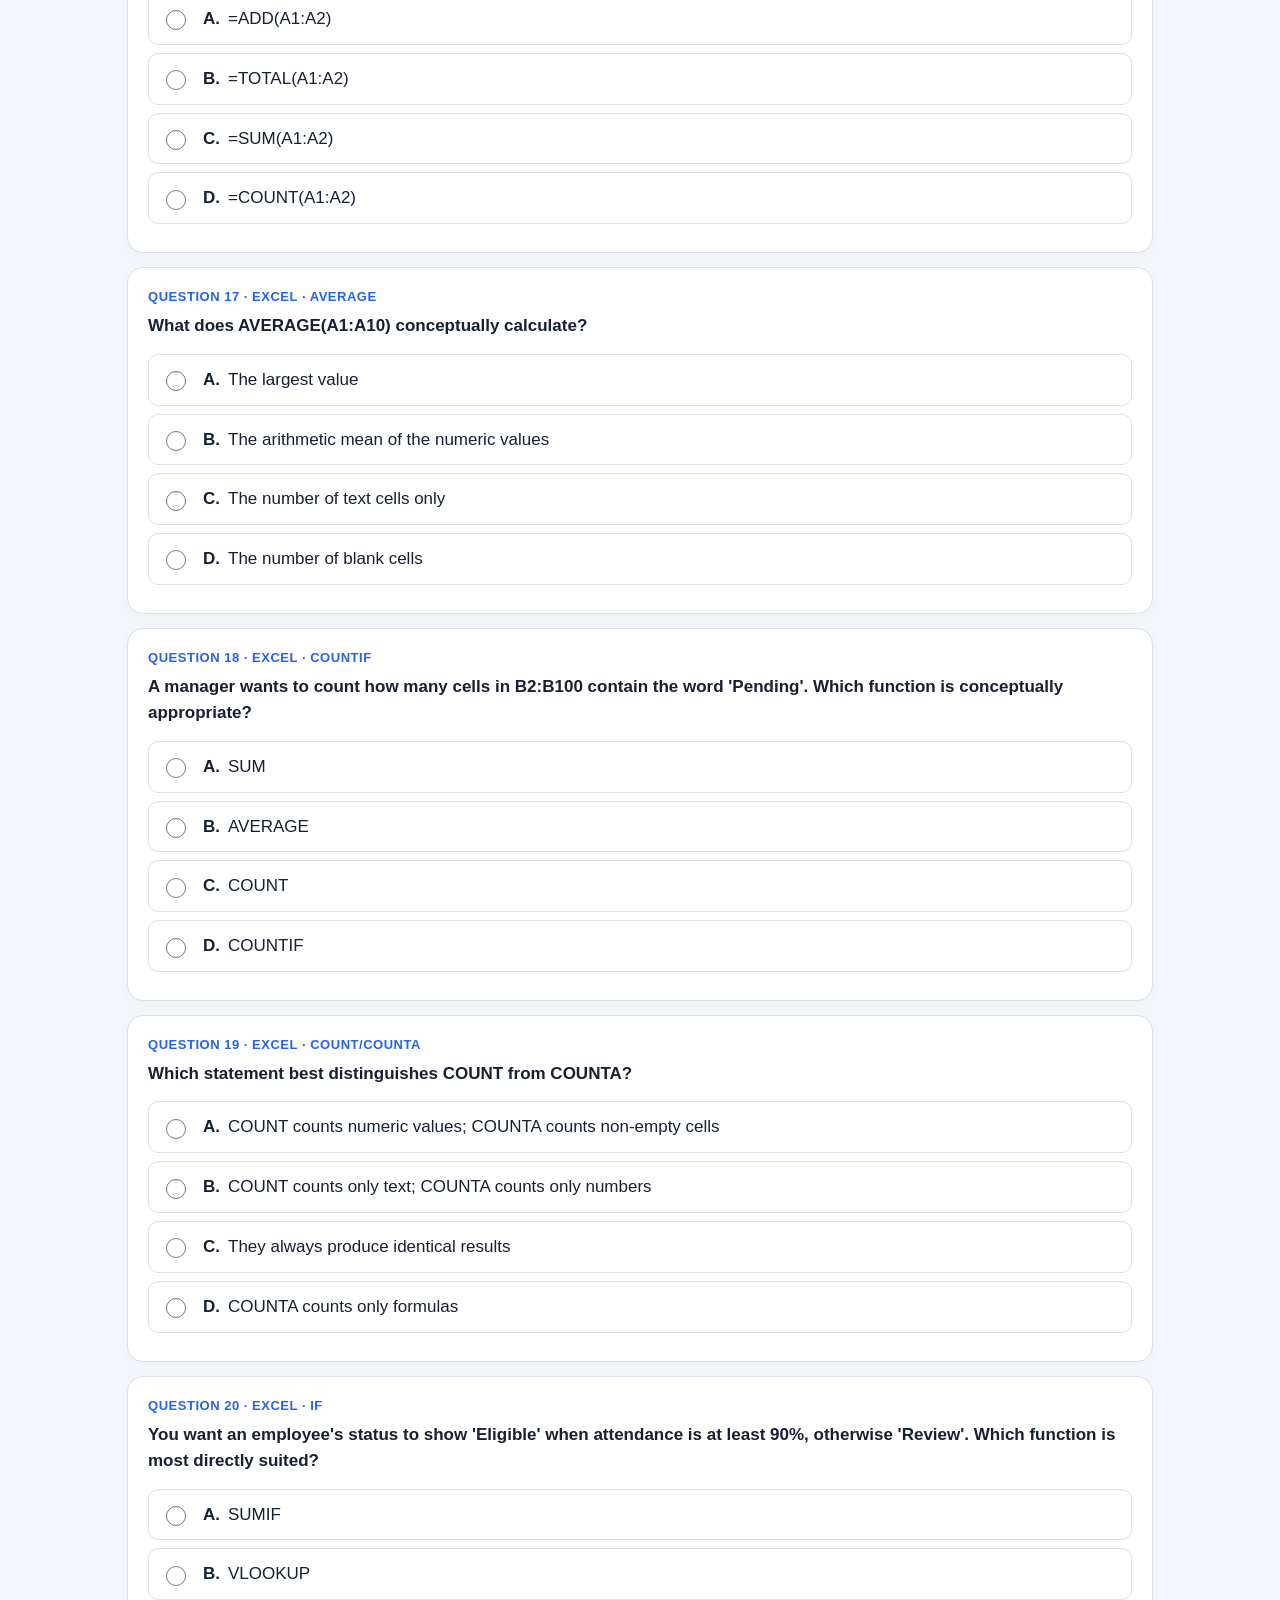
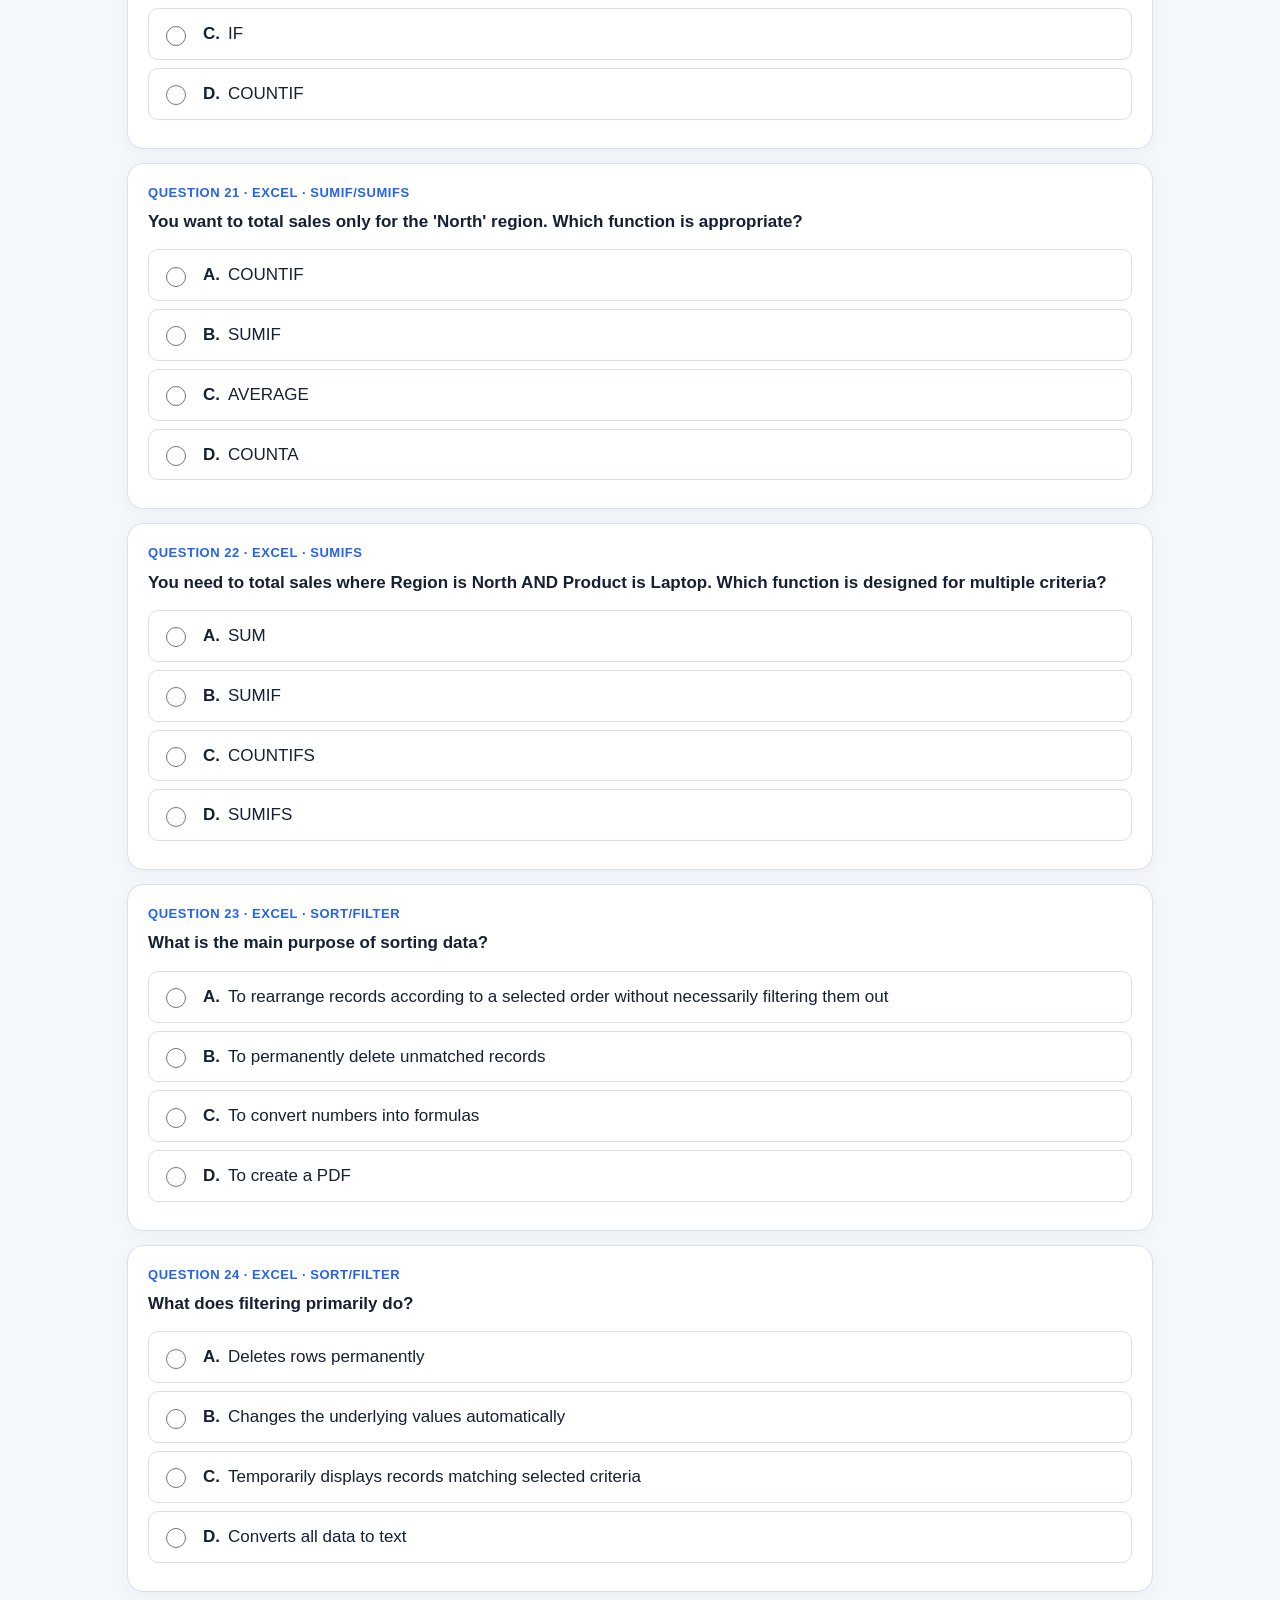
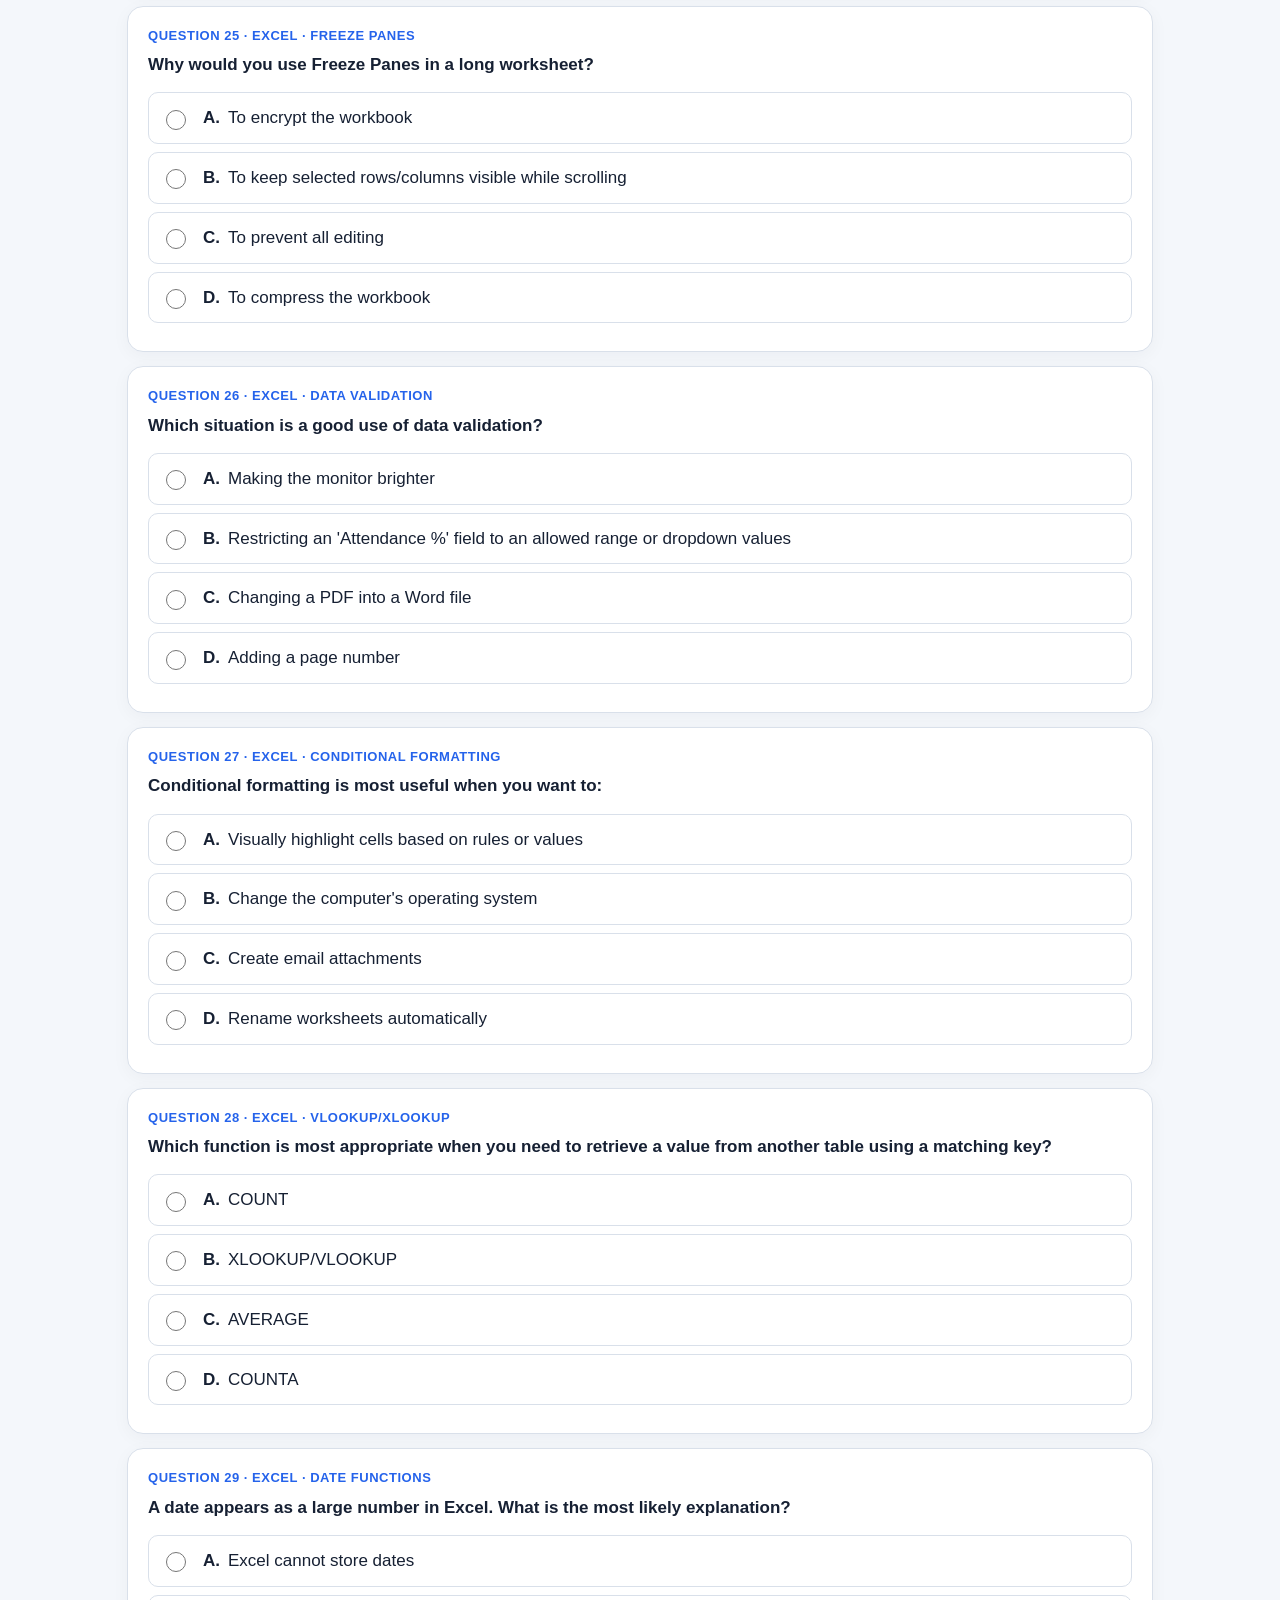
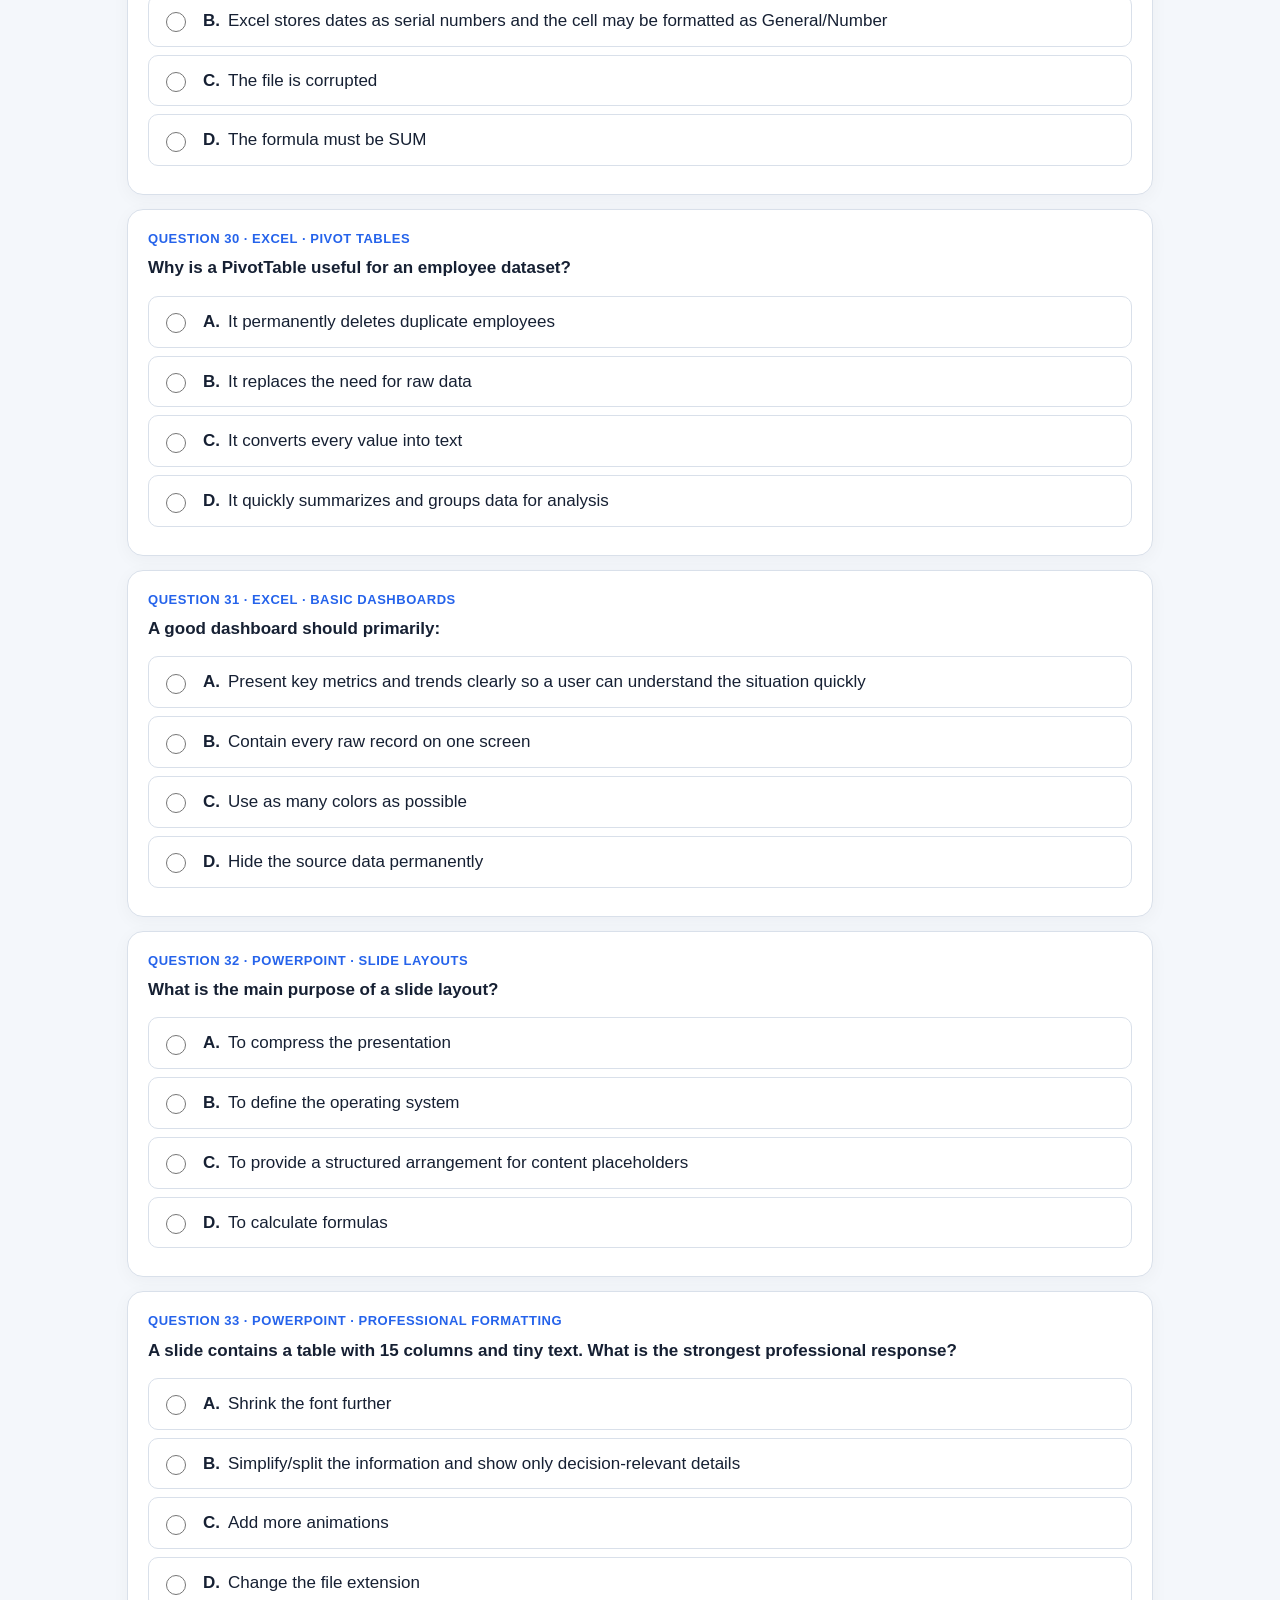
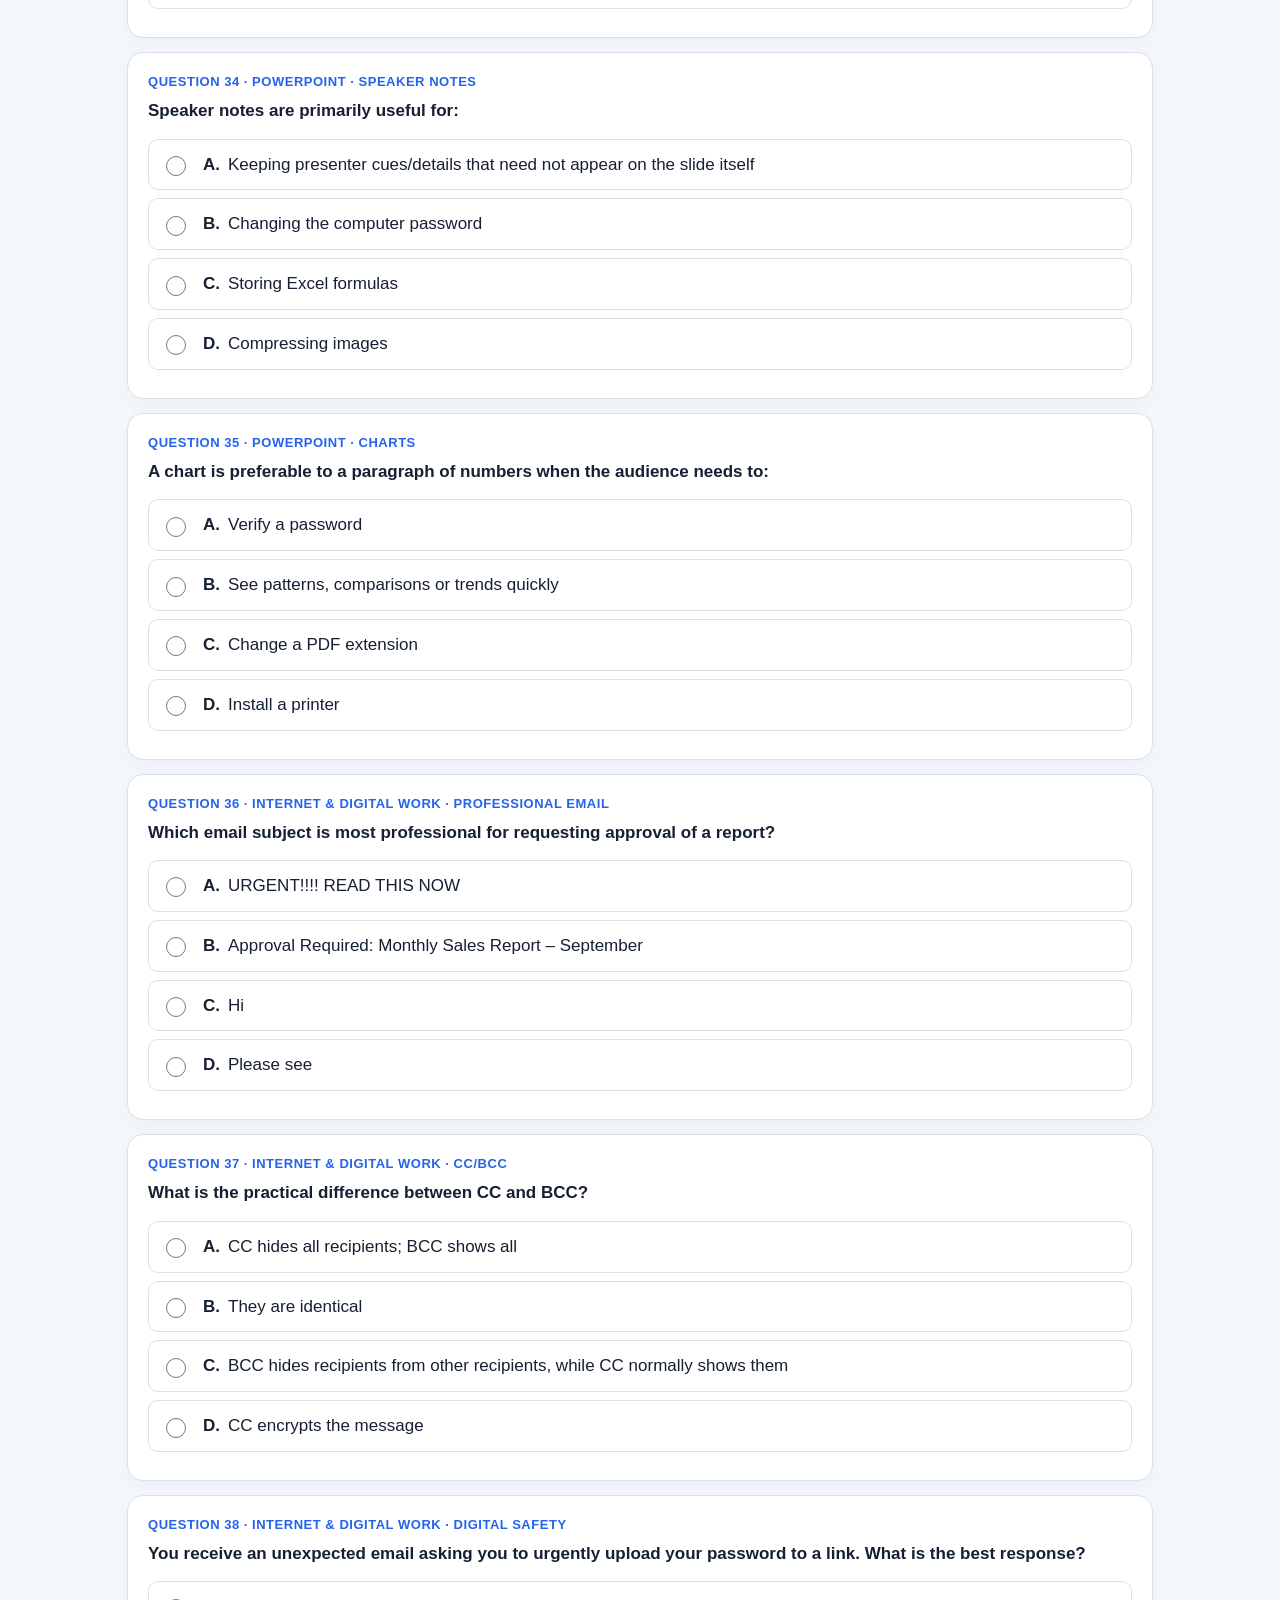
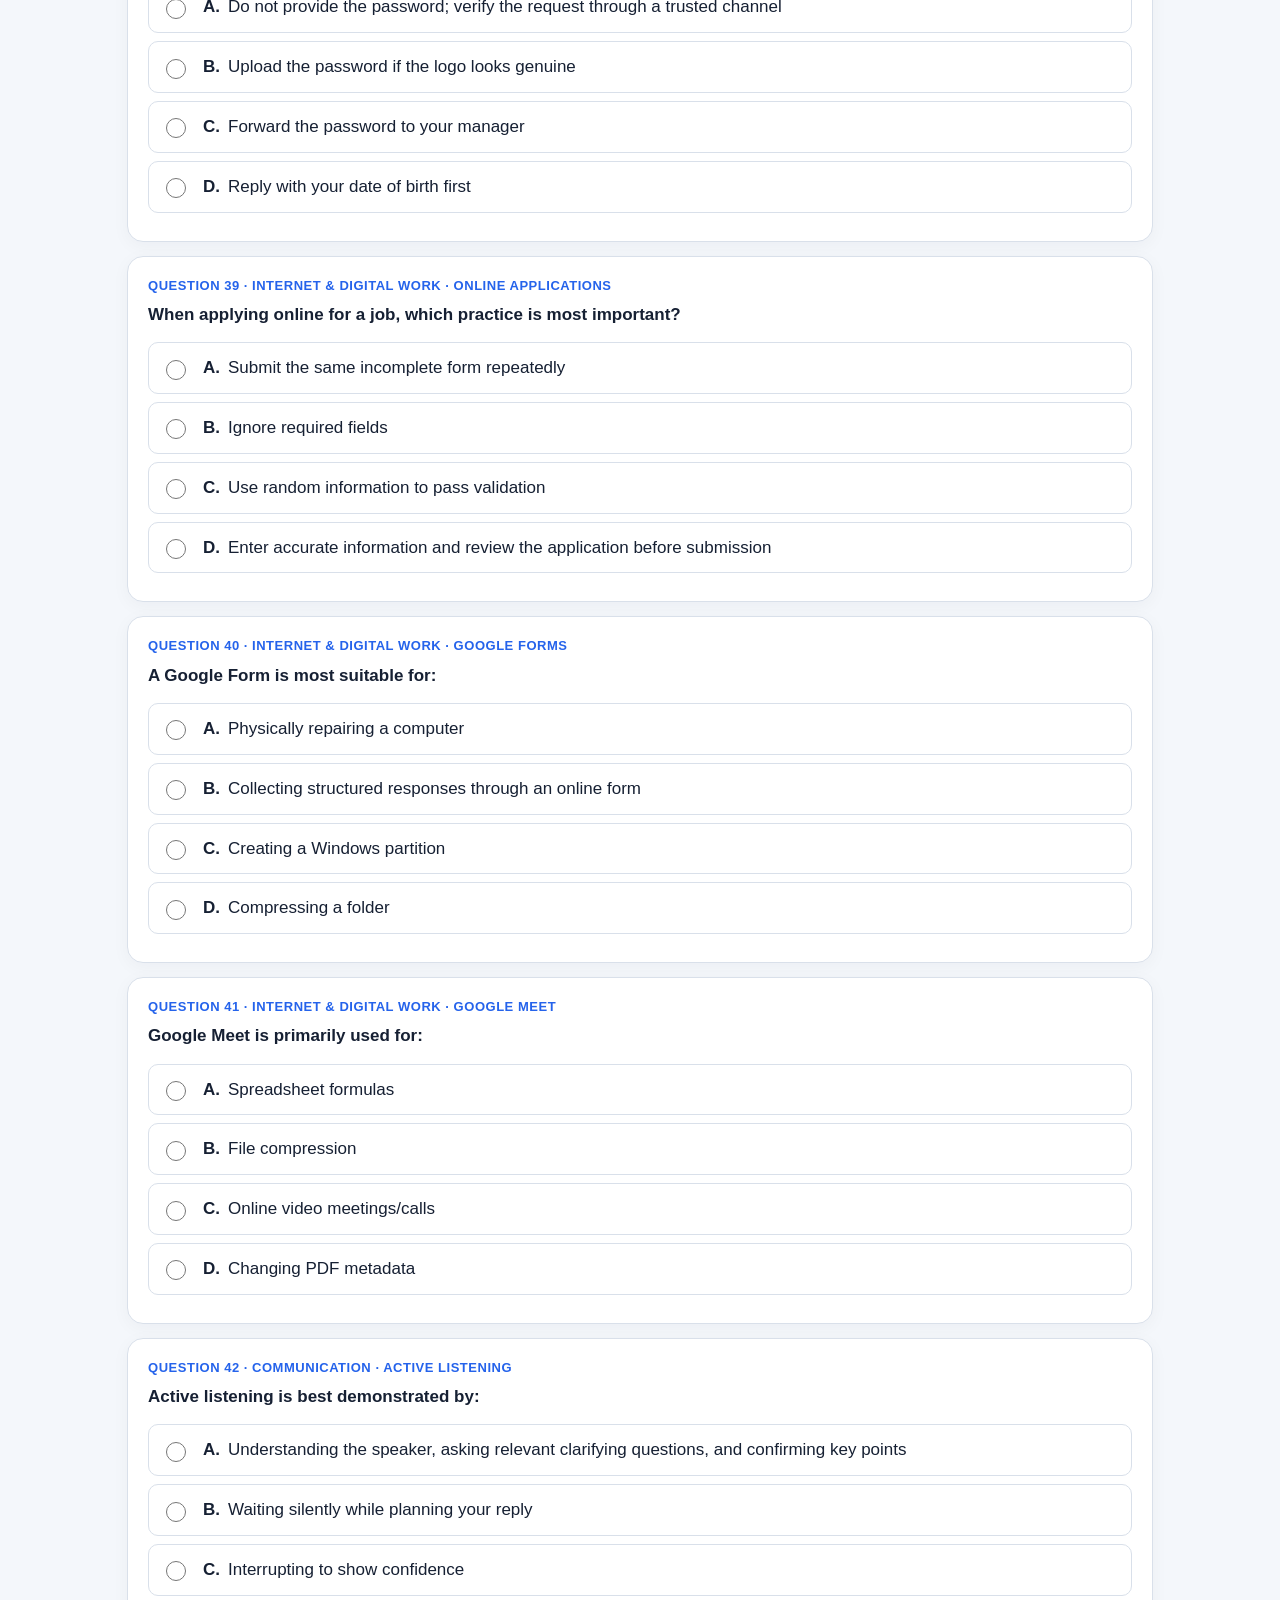
<file: job-readiness.html>
<!doctype html>
<html lang="en">
<head>
<meta charset="utf-8">
<meta name="viewport" content="width=device-width,initial-scale=1">
<title>Job Readiness Assessment — Test 01</title>
<link rel="stylesheet" href="styles.css">
</head>
<body>
<div class="container">
<header>
<h1 id="testTitle">Job Readiness Assessment</h1>
<div id="testMeta" class="meta">Assessment</div>
</header>

<section id="intro" class="card">
<h2>Candidate Instructions</h2>
<ul>
<li>Attempt all 70 questions independently.</li>
<li>Choose the answer that best demonstrates understanding, not merely the answer that sounds familiar.</li>
<li>For one-word questions, type the shortest correct term.</li>
<li>Do not use Google, notes, another person, or AI during the assessment if this is being used as a diagnostic.</li>
<li>The result is a <b>diagnostic profile</b>. It identifies areas requiring practice; it is not a formal academic qualification.</li>
</ul>
<div class="notice"><b>Baseline:</b> The supplied CV lists Basic Computer Knowledge, MS Word, Basic MS Excel, Internet & Email Handling, Communication Skills and Teamwork. The assessment deliberately tests these areas at a practical/conceptual level.</div>
<label>Candidate name<br><input id="candidateName" type="text" value="" placeholder="Enter candidate name"></label><br><br>
<label>Assessment date<br><input id="assessmentDate" type="text" placeholder="Assessment date"></label>
</section>

<section id="assessment">
<div class="card">
<div><b>Progress</b> <span id="progressText" class="small"></span></div>
<div class="progress"><div id="progressBar"></div></div>
</div>
<div id="questions"><div class="card"><div class="qnum">Question 1 · Computer Fundamentals</div><div class="question">Which action is the safest way to move a file from one folder to another while keeping the original only in the destination?</div><label class="option"><input type="radio" name="q1" value="A"> <b>A.</b> A</label></div><div class="card"><div class="qnum">Question 2 · Computer Fundamentals</div><div class="question">A file named report.pdf opens correctly on one computer but not another. Which conclusion is most reasonable?</div><label class="option"><input type="radio" name="q2" value="A"> <b>A.</b> C</label></div><div class="card"><div class="qnum">Question 3 · Computer Fundamentals</div><div class="question">You download a ZIP file containing 20 documents. What should you normally do before editing the documents?</div><label class="option"><input type="radio" name="q3" value="A"> <b>A.</b> B</label></div><div class="card"><div class="qnum">Question 4 · Computer Fundamentals</div><div class="question">Which keyboard shortcut normally copies selected text or a selected file in Windows?</div><label class="option"><input type="radio" name="q4" value="A"> <b>A.</b> D</label></div><div class="card"><div class="qnum">Question 5 · Computer Fundamentals</div><div class="question">A cloud drive is most useful for which situation?</div><label class="option"><input type="radio" name="q5" value="A"> <b>A.</b> B</label></div><div class="card"><div class="qnum">Question 6 · Computer Fundamentals</div><div class="question">A printer is powered on but Windows shows it as unavailable. What is the best first troubleshooting step?</div><label class="option"><input type="radio" name="q6" value="A"> <b>A.</b> C</label></div><div class="card"><div class="qnum">Question 7 · Computer Fundamentals</div><div class="question">Which statement about a file extension is most accurate?</div><label class="option"><input type="radio" name="q7" value="A"> <b>A.</b> A</label></div><div class="card"><div class="qnum">Question 8 · Computer Fundamentals</div><div class="question">You need to send a 30 MB folder of documents by email. What is the most practical approach if the mail service has an attachment-size limit?</div><label class="option"><input type="radio" name="q8" value="A"> <b>A.</b> D</label></div><div class="card"><div class="qnum">Question 9 · MS Word</div><div class="question">You are preparing an official letter and want the recipient&#x27;s address to remain aligned even if the font changes. Which Word feature is more appropriate than repeated spaces?</div><label class="option"><input type="radio" name="q9" value="A"> <b>A.</b> B</label></div><div class="card"><div class="qnum">Question 10 · MS Word</div><div class="question">A report has 10 pages and you want the page number to appear automatically on every page. What should you use?</div><label class="option"><input type="radio" name="q10" value="A"> <b>A.</b> C</label></div><div class="card"><div class="qnum">Question 11 · MS Word</div><div class="question">Why is using a heading style generally better than simply making text bold and larger?</div><label class="option"><input type="radio" name="q11" value="A"> <b>A.</b> A</label></div><div class="card"><div class="qnum">Question 12 · MS Word</div><div class="question">You need a one-page professional resume with consistent spacing. Which approach is most reliable?</div><label class="option"><input type="radio" name="q12" value="A"> <b>A.</b> D</label></div><div class="card"><div class="qnum">Question 13 · MS Word</div><div class="question">You want to send a Word report to someone who should mainly read it and not accidentally change the layout. Which format is usually appropriate?</div><label class="option"><input type="radio" name="q13" value="A"> <b>A.</b> B</label></div><div class="card"><div class="qnum">Question 14 · MS Word</div><div class="question">What is the main purpose of page setup controls?</div><label class="option"><input type="radio" name="q14" value="A"> <b>A.</b> C</label></div><div class="card"><div class="qnum">Question 15 · MS Word</div><div class="question">A template is best described as:</div><label class="option"><input type="radio" name="q15" value="A"> <b>A.</b> A</label></div><div class="card"><div class="qnum">Question 16 · Excel</div><div class="question">A1 contains 10 and A2 contains 20. Which formula calculates their total?</div><label class="option"><input type="radio" name="q16" value="A"> <b>A.</b> C</label></div><div class="card"><div class="qnum">Question 17 · Excel</div><div class="question">What does AVERAGE(A1:A10) conceptually calculate?</div><label class="option"><input type="radio" name="q17" value="A"> <b>A.</b> B</label></div><div class="card"><div class="qnum">Question 18 · Excel</div><div class="question">A manager wants to count how many cells in B2:B100 contain the word &#x27;Pending&#x27;. Which function is conceptually appropriate?</div><label class="option"><input type="radio" name="q18" value="A"> <b>A.</b> D</label></div><div class="card"><div class="qnum">Question 19 · Excel</div><div class="question">Which statement best distinguishes COUNT from COUNTA?</div><label class="option"><input type="radio" name="q19" value="A"> <b>A.</b> A</label></div><div class="card"><div class="qnum">Question 20 · Excel</div><div class="question">You want an employee&#x27;s status to show &#x27;Eligible&#x27; when attendance is at least 90%, otherwise &#x27;Review&#x27;. Which function is most directly suited?</div><label class="option"><input type="radio" name="q20" value="A"> <b>A.</b> C</label></div><div class="card"><div class="qnum">Question 21 · Excel</div><div class="question">You want to total sales only for the &#x27;North&#x27; region. Which function is appropriate?</div><label class="option"><input type="radio" name="q21" value="A"> <b>A.</b> B</label></div><div class="card"><div class="qnum">Question 22 · Excel</div><div class="question">You need to total sales where Region is North AND Product is Laptop. Which function is designed for multiple criteria?</div><label class="option"><input type="radio" name="q22" value="A"> <b>A.</b> D</label></div><div class="card"><div class="qnum">Question 23 · Excel</div><div class="question">What is the main purpose of sorting data?</div><label class="option"><input type="radio" name="q23" value="A"> <b>A.</b> A</label></div><div class="card"><div class="qnum">Question 24 · Excel</div><div class="question">What does filtering primarily do?</div><label class="option"><input type="radio" name="q24" value="A"> <b>A.</b> C</label></div><div class="card"><div class="qnum">Question 25 · Excel</div><div class="question">Why would you use Freeze Panes in a long worksheet?</div><label class="option"><input type="radio" name="q25" value="A"> <b>A.</b> B</label></div><div class="card"><div class="qnum">Question 26 · Excel</div><div class="question">Which situation is a good use of data validation?</div><label class="option"><input type="radio" name="q26" value="A"> <b>A.</b> D</label></div><div class="card"><div class="qnum">Question 27 · Excel</div><div class="question">Conditional formatting is most useful when you want to:</div><label class="option"><input type="radio" name="q27" value="A"> <b>A.</b> A</label></div><div class="card"><div class="qnum">Question 28 · Excel</div><div class="question">Which function is most appropriate when you need to retrieve a value from another table using a matching key?</div><label class="option"><input type="radio" name="q28" value="A"> <b>A.</b> C</label></div><div class="card"><div class="qnum">Question 29 · Excel</div><div class="question">A date appears as a large number in Excel. What is the most likely explanation?</div><label class="option"><input type="radio" name="q29" value="A"> <b>A.</b> B</label></div><div class="card"><div class="qnum">Question 30 · Excel</div><div class="question">Why is a PivotTable useful for an employee dataset?</div><label class="option"><input type="radio" name="q30" value="A"> <b>A.</b> D</label></div><div class="card"><div class="qnum">Question 31 · Excel</div><div class="question">A good dashboard should primarily:</div><label class="option"><input type="radio" name="q31" value="A"> <b>A.</b> A</label></div><div class="card"><div class="qnum">Question 32 · PowerPoint</div><div class="question">What is the main purpose of a slide layout?</div><label class="option"><input type="radio" name="q32" value="A"> <b>A.</b> C</label></div><div class="card"><div class="qnum">Question 33 · PowerPoint</div><div class="question">A slide contains a table with 15 columns and tiny text. What is the strongest professional response?</div><label class="option"><input type="radio" name="q33" value="A"> <b>A.</b> B</label></div><div class="card"><div class="qnum">Question 34 · PowerPoint</div><div class="question">Speaker notes are primarily useful for:</div><label class="option"><input type="radio" name="q34" value="A"> <b>A.</b> A</label></div><div class="card"><div class="qnum">Question 35 · PowerPoint</div><div class="question">A chart is preferable to a paragraph of numbers when the audience needs to:</div><label class="option"><input type="radio" name="q35" value="A"> <b>A.</b> D</label></div><div class="card"><div class="qnum">Question 36 · Internet &amp; Digital Work</div><div class="question">Which email subject is most professional for requesting approval of a report?</div><label class="option"><input type="radio" name="q36" value="A"> <b>A.</b> B</label></div><div class="card"><div class="qnum">Question 37 · Internet &amp; Digital Work</div><div class="question">What is the practical difference between CC and BCC?</div><label class="option"><input type="radio" name="q37" value="A"> <b>A.</b> C</label></div><div class="card"><div class="qnum">Question 38 · Internet &amp; Digital Work</div><div class="question">You receive an unexpected email asking you to urgently upload your password to a link. What is the best response?</div><label class="option"><input type="radio" name="q38" value="A"> <b>A.</b> A</label></div><div class="card"><div class="qnum">Question 39 · Internet &amp; Digital Work</div><div class="question">When applying online for a job, which practice is most important?</div><label class="option"><input type="radio" name="q39" value="A"> <b>A.</b> D</label></div><div class="card"><div class="qnum">Question 40 · Internet &amp; Digital Work</div><div class="question">A Google Form is most suitable for:</div><label class="option"><input type="radio" name="q40" value="A"> <b>A.</b> B</label></div><div class="card"><div class="qnum">Question 41 · Internet &amp; Digital Work</div><div class="question">Google Meet is primarily used for:</div><label class="option"><input type="radio" name="q41" value="A"> <b>A.</b> C</label></div><div class="card"><div class="qnum">Question 42 · Communication</div><div class="question">Active listening is best demonstrated by:</div><label class="option"><input type="radio" name="q42" value="A"> <b>A.</b> A</label></div><div class="card"><div class="qnum">Question 43 · Communication</div><div class="question">A customer gives a vague problem description. What should you do first?</div><label class="option"><input type="radio" name="q43" value="A"> <b>A.</b> D</label></div><div class="card"><div class="qnum">Question 44 · Communication</div><div class="question">Which is the clearest professional instruction?</div><label class="option"><input type="radio" name="q44" value="A"> <b>A.</b> B</label></div><div class="card"><div class="qnum">Question 45 · Communication</div><div class="question">During a telephone call, speaking too quickly can mainly cause:</div><label class="option"><input type="radio" name="q45" value="A"> <b>A.</b> C</label></div><div class="card"><div class="qnum">Question 46 · Communication</div><div class="question">Which response is most appropriate when you do not know the answer to a customer&#x27;s question?</div><label class="option"><input type="radio" name="q46" value="A"> <b>A.</b> A</label></div><div class="card"><div class="qnum">Question 47 · Workplace Behaviour</div><div class="question">You receive five tasks with different deadlines. What is the most useful first step?</div><label class="option"><input type="radio" name="q47" value="A"> <b>A.</b> B</label></div><div class="card"><div class="qnum">Question 48 · Workplace Behaviour</div><div class="question">A colleague makes an error that affects your shared task. What is the most professional response?</div><label class="option"><input type="radio" name="q48" value="A"> <b>A.</b> D</label></div><div class="card"><div class="qnum">Question 49 · Workplace Behaviour</div><div class="question">Following instructions responsibly means:</div><label class="option"><input type="radio" name="q49" value="A"> <b>A.</b> A</label></div><div class="card"><div class="qnum">Question 50 · Workplace Behaviour</div><div class="question">Which behaviour most directly demonstrates workplace discipline?</div><label class="option"><input type="radio" name="q50" value="A"> <b>A.</b> C</label></div><div class="card"><div class="qnum">Question 51 · Computer Fundamentals</div><div class="question">What is the common Windows shortcut used to paste copied content?</div><input type="text" id="q51" style="width:100%;padding:11px;box-sizing:border-box" placeholder="Type your answer"></div><div class="card"><div class="qnum">Question 52 · Computer Fundamentals</div><div class="question">What is the common compressed archive format represented by the .ZIP extension?</div><input type="text" id="q52" style="width:100%;padding:11px;box-sizing:border-box" placeholder="Type your answer"></div><div class="card"><div class="qnum">Question 53 · Computer Fundamentals</div><div class="question">What do we commonly call the online storage service provided by Google for files?</div><input type="text" id="q53" style="width:100%;padding:11px;box-sizing:border-box" placeholder="Type your answer"></div><div class="card"><div class="qnum">Question 54 · MS Word</div><div class="question">What is the repeated top or bottom area of a Word page used for items such as page numbers called?</div><input type="text" id="q54" style="width:100%;padding:11px;box-sizing:border-box" placeholder="Type your answer"></div><div class="card"><div class="qnum">Question 55 · MS Word</div><div class="question">What Microsoft Office application is primarily used for creating word-processing documents?</div><input type="text" id="q55" style="width:100%;padding:11px;box-sizing:border-box" placeholder="Type your answer"></div><div class="card"><div class="qnum">Question 56 · Excel</div><div class="question">What Excel function adds numbers in a range?</div><input type="text" id="q56" style="width:100%;padding:11px;box-sizing:border-box" placeholder="Type your answer"></div><div class="card"><div class="qnum">Question 57 · Excel</div><div class="question">What Excel function returns the arithmetic mean?</div><input type="text" id="q57" style="width:100%;padding:11px;box-sizing:border-box" placeholder="Type your answer"></div><div class="card"><div class="qnum">Question 58 · Excel</div><div class="question">What Excel function counts cells containing numbers?</div><input type="text" id="q58" style="width:100%;padding:11px;box-sizing:border-box" placeholder="Type your answer"></div><div class="card"><div class="qnum">Question 59 · Excel</div><div class="question">What Excel function counts non-empty cells?</div><input type="text" id="q59" style="width:100%;padding:11px;box-sizing:border-box" placeholder="Type your answer"></div><div class="card"><div class="qnum">Question 60 · Excel</div><div class="question">What Excel feature summarizes and groups large datasets by fields?</div><input type="text" id="q60" style="width:100%;padding:11px;box-sizing:border-box" placeholder="Type your answer"></div><div class="card"><div class="qnum">Question 61 · Excel</div><div class="question">What Excel feature restricts what a user can enter into a cell?</div><input type="text" id="q61" style="width:100%;padding:11px;box-sizing:border-box" placeholder="Type your answer"></div><div class="card"><div class="qnum">Question 62 · PowerPoint</div><div class="question">What Microsoft Office application is primarily used for slide presentations?</div><input type="text" id="q62" style="width:100%;padding:11px;box-sizing:border-box" placeholder="Type your answer"></div><div class="card"><div class="qnum">Question 63 · Internet &amp; Digital Work</div><div class="question">What email field is used to send a copy while normally displaying the recipient to other recipients?</div><input type="text" id="q63" style="width:100%;padding:11px;box-sizing:border-box" placeholder="Type your answer"></div><div class="card"><div class="qnum">Question 64 · Internet &amp; Digital Work</div><div class="question">What email field hides recipient addresses from other recipients?</div><input type="text" id="q64" style="width:100%;padding:11px;box-sizing:border-box" placeholder="Type your answer"></div><div class="card"><div class="qnum">Question 65 · Internet &amp; Digital Work</div><div class="question">What Google service is commonly used to create online questionnaires/forms?</div><input type="text" id="q65" style="width:100%;padding:11px;box-sizing:border-box" placeholder="Type your answer"></div><div class="card"><div class="qnum">Question 66 · Communication</div><div class="question">What communication skill means carefully understanding what another person is saying before responding?</div><input type="text" id="q66" style="width:100%;padding:11px;box-sizing:border-box" placeholder="Type your answer"></div><div class="card"><div class="qnum">Question 67 · Communication</div><div class="question">What do we call a professional phone conversation with a customer?</div><input type="text" id="q67" style="width:100%;padding:11px;box-sizing:border-box" placeholder="Type your answer"></div><div class="card"><div class="qnum">Question 68 · Workplace Behaviour</div><div class="question">What skill involves arranging tasks according to urgency and importance?</div><input type="text" id="q68" style="width:100%;padding:11px;box-sizing:border-box" placeholder="Type your answer"></div><div class="card"><div class="qnum">Question 69 · Workplace Behaviour</div><div class="question">What workplace quality means reliably doing what you are responsible for?</div><input type="text" id="q69" style="width:100%;padding:11px;box-sizing:border-box" placeholder="Type your answer"></div><div class="card"><div class="qnum">Question 70 · Workplace Behaviour</div><div class="question">What workplace concept means being present and ready for work according to the agreed schedule?</div><input type="text" id="q70" style="width:100%;padding:11px;box-sizing:border-box" placeholder="Type your answer"></div></div>
</section>

<div class="actions no-print" id="actions">
<button onclick="submitAssessment()">Submit Assessment & Generate Report</button>
<button class="secondary" onclick="saveDraft()">Save Progress</button>
<button class="secondary" onclick="loadDraft()">Load Saved Progress</button>
<button class="danger" onclick="resetAssessment()">Reset</button>
</div>

<section id="report" class="hidden"></section>
</div>

<script src="app.js" defer></script>
</body>
</html>
</file>
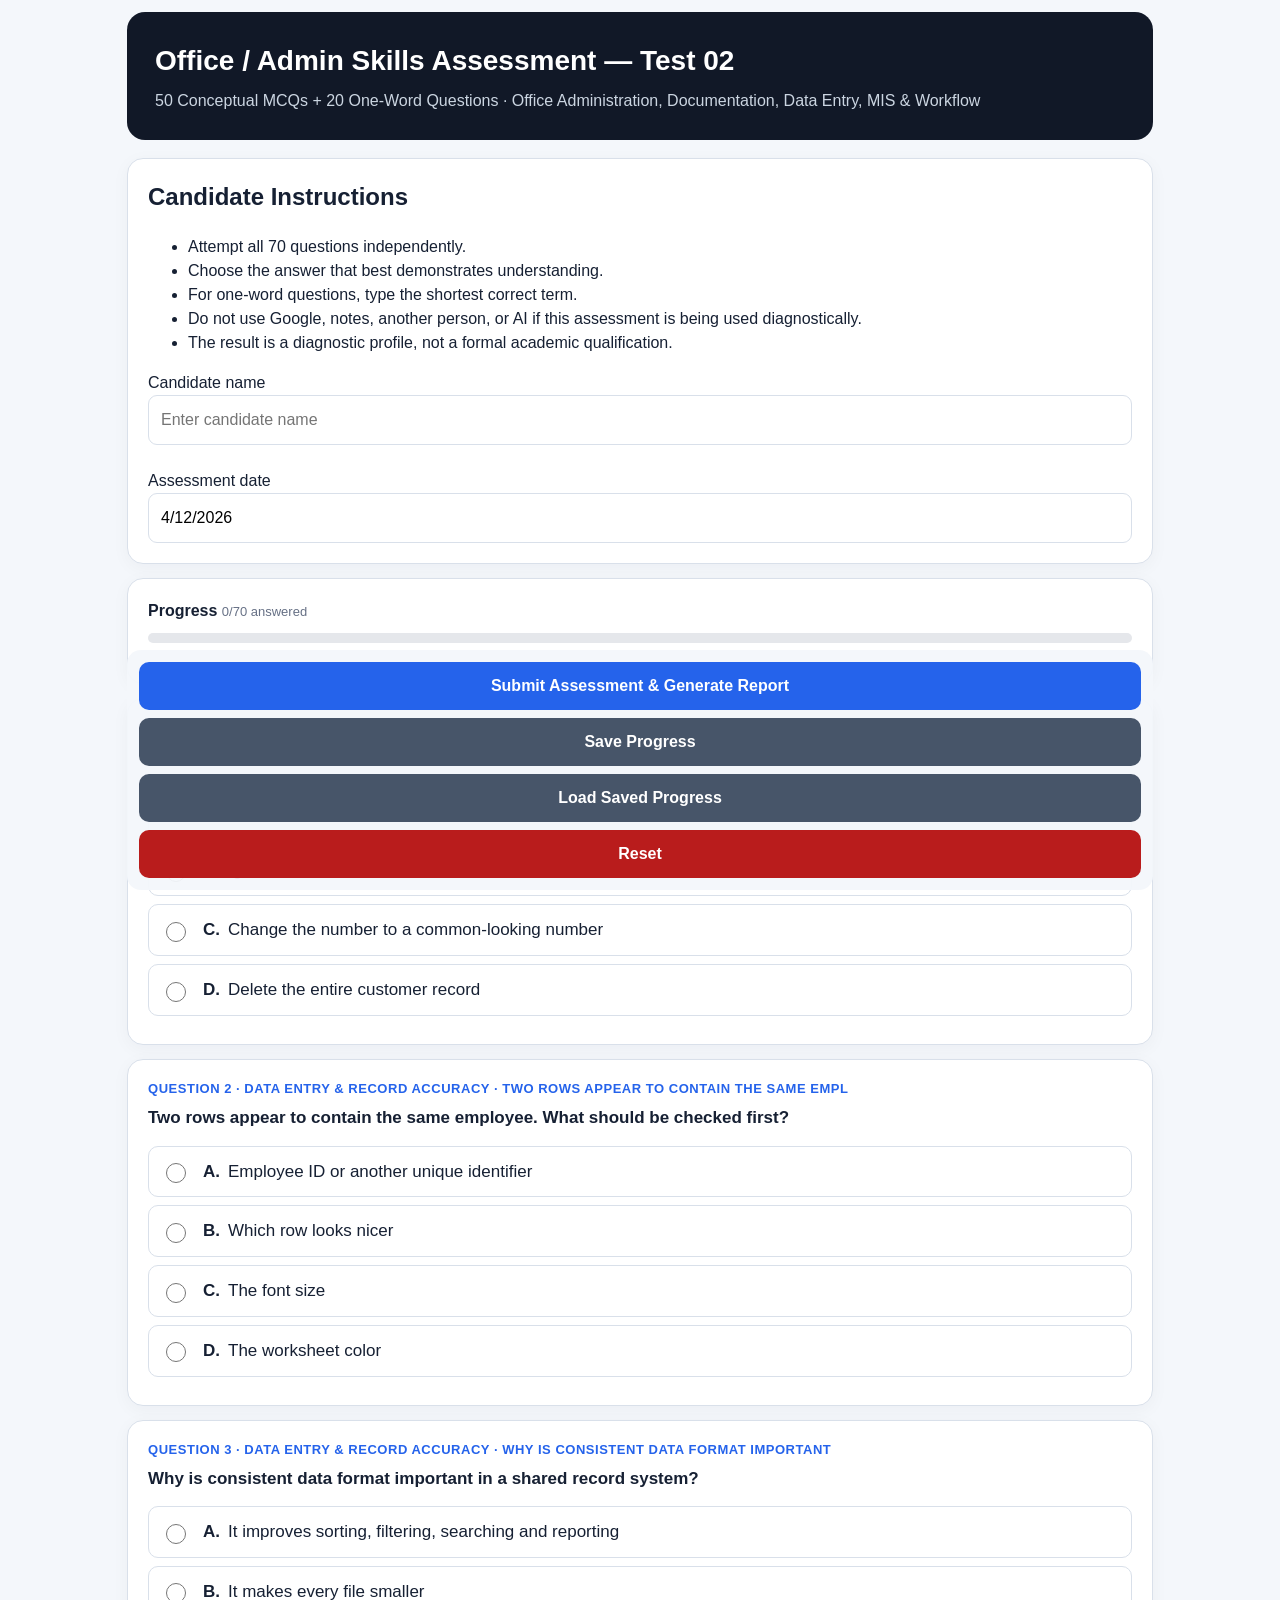
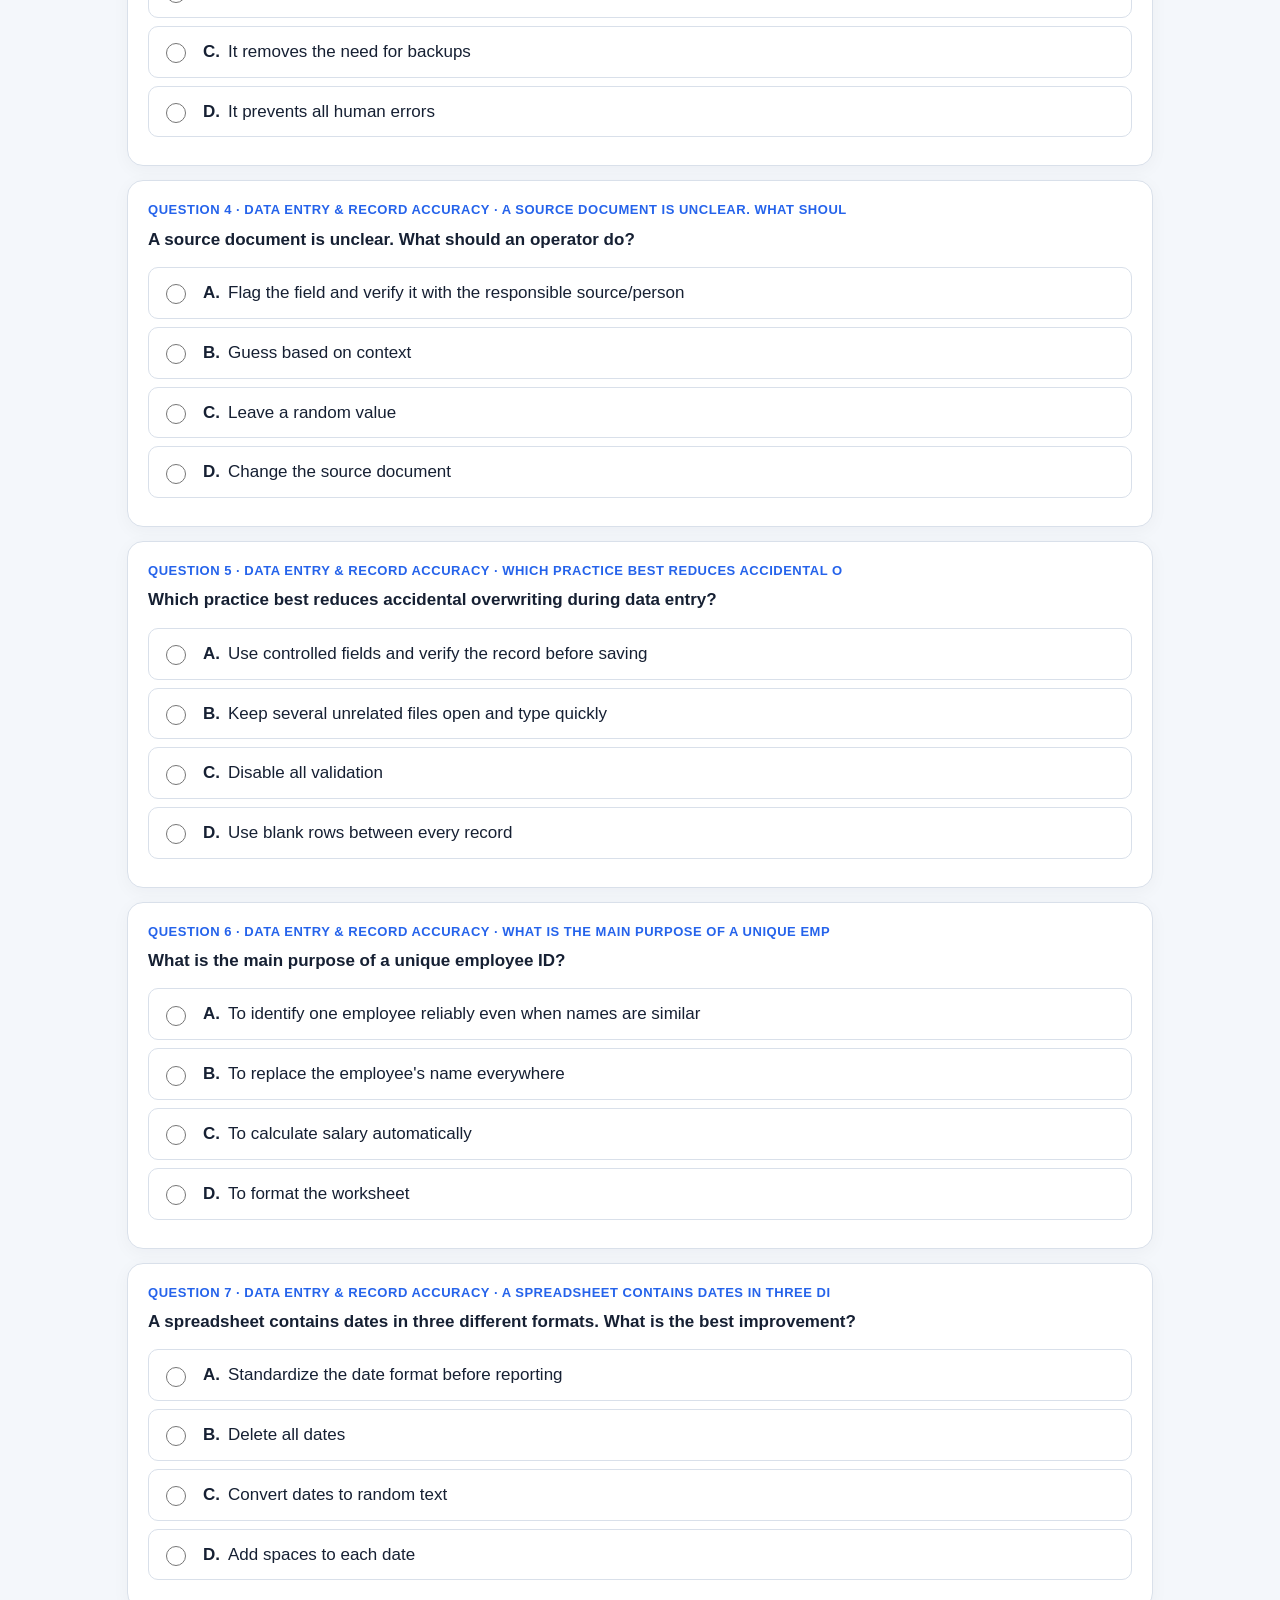
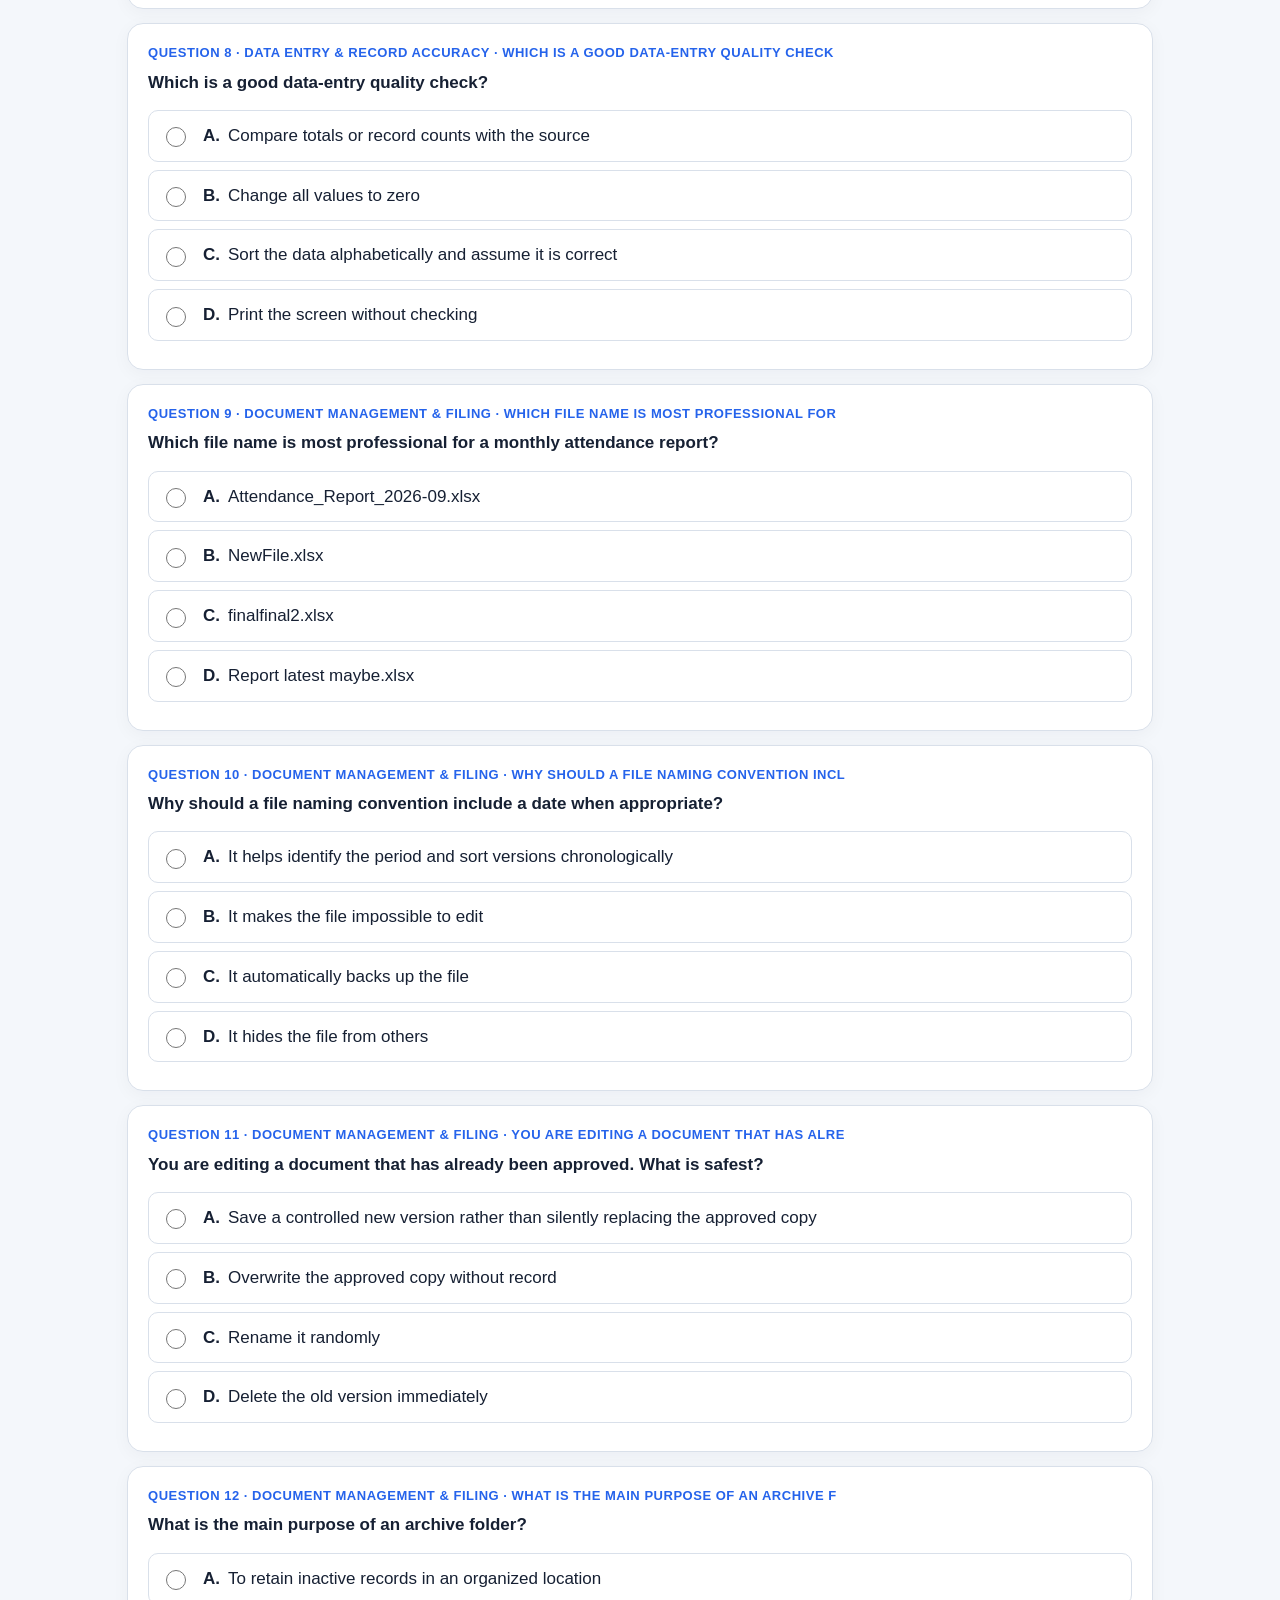
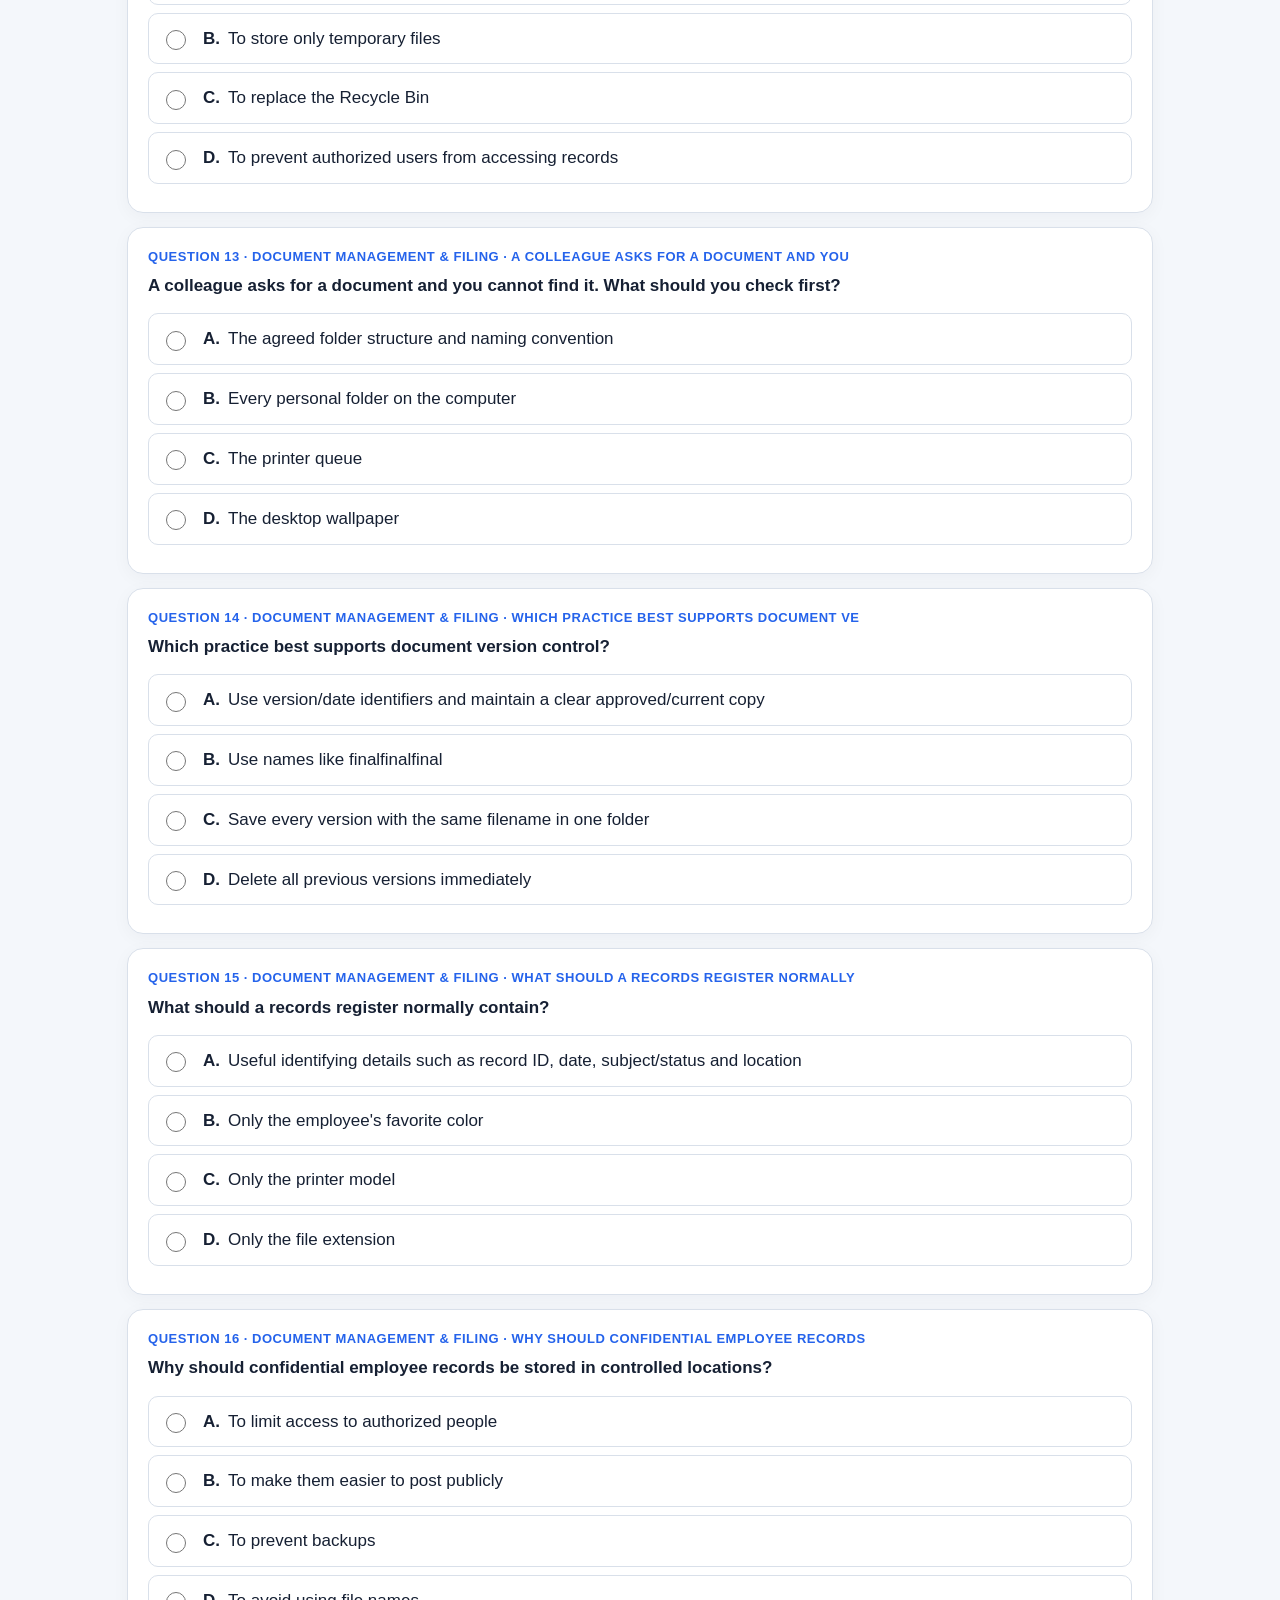
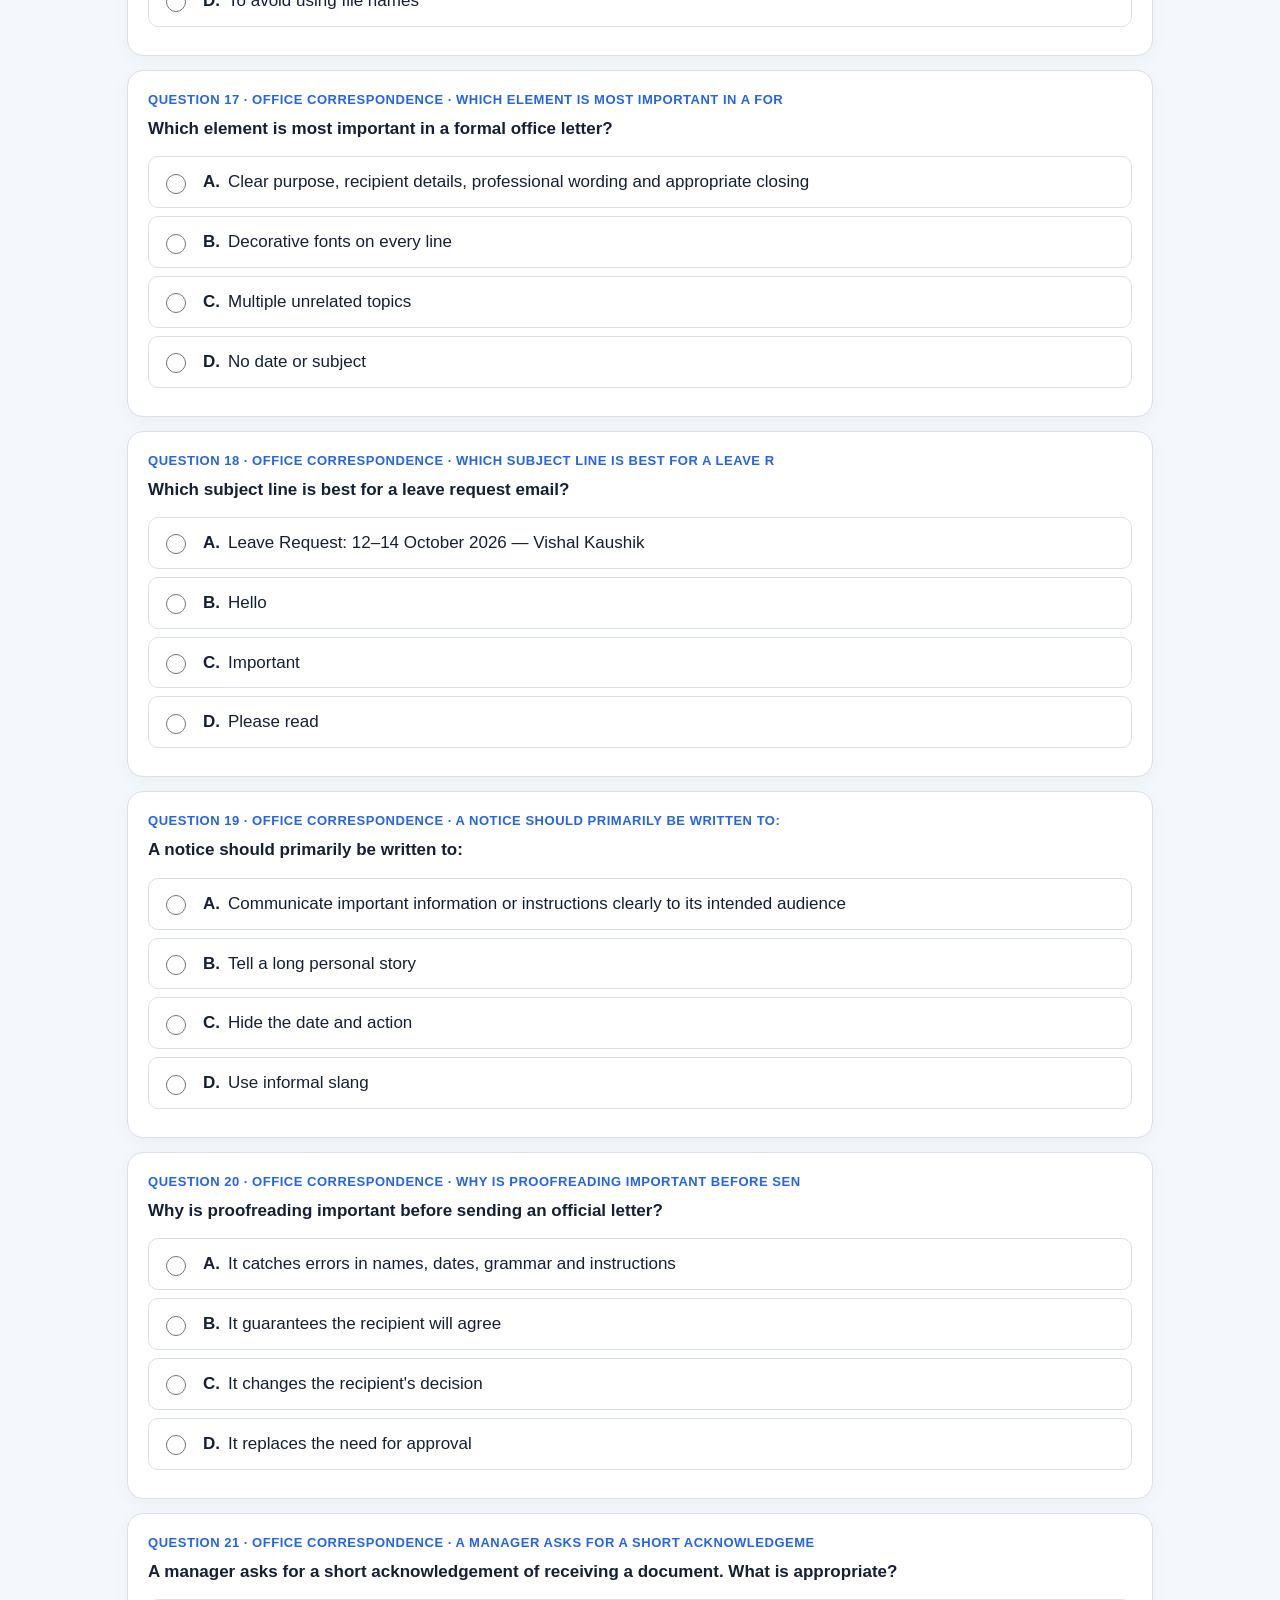
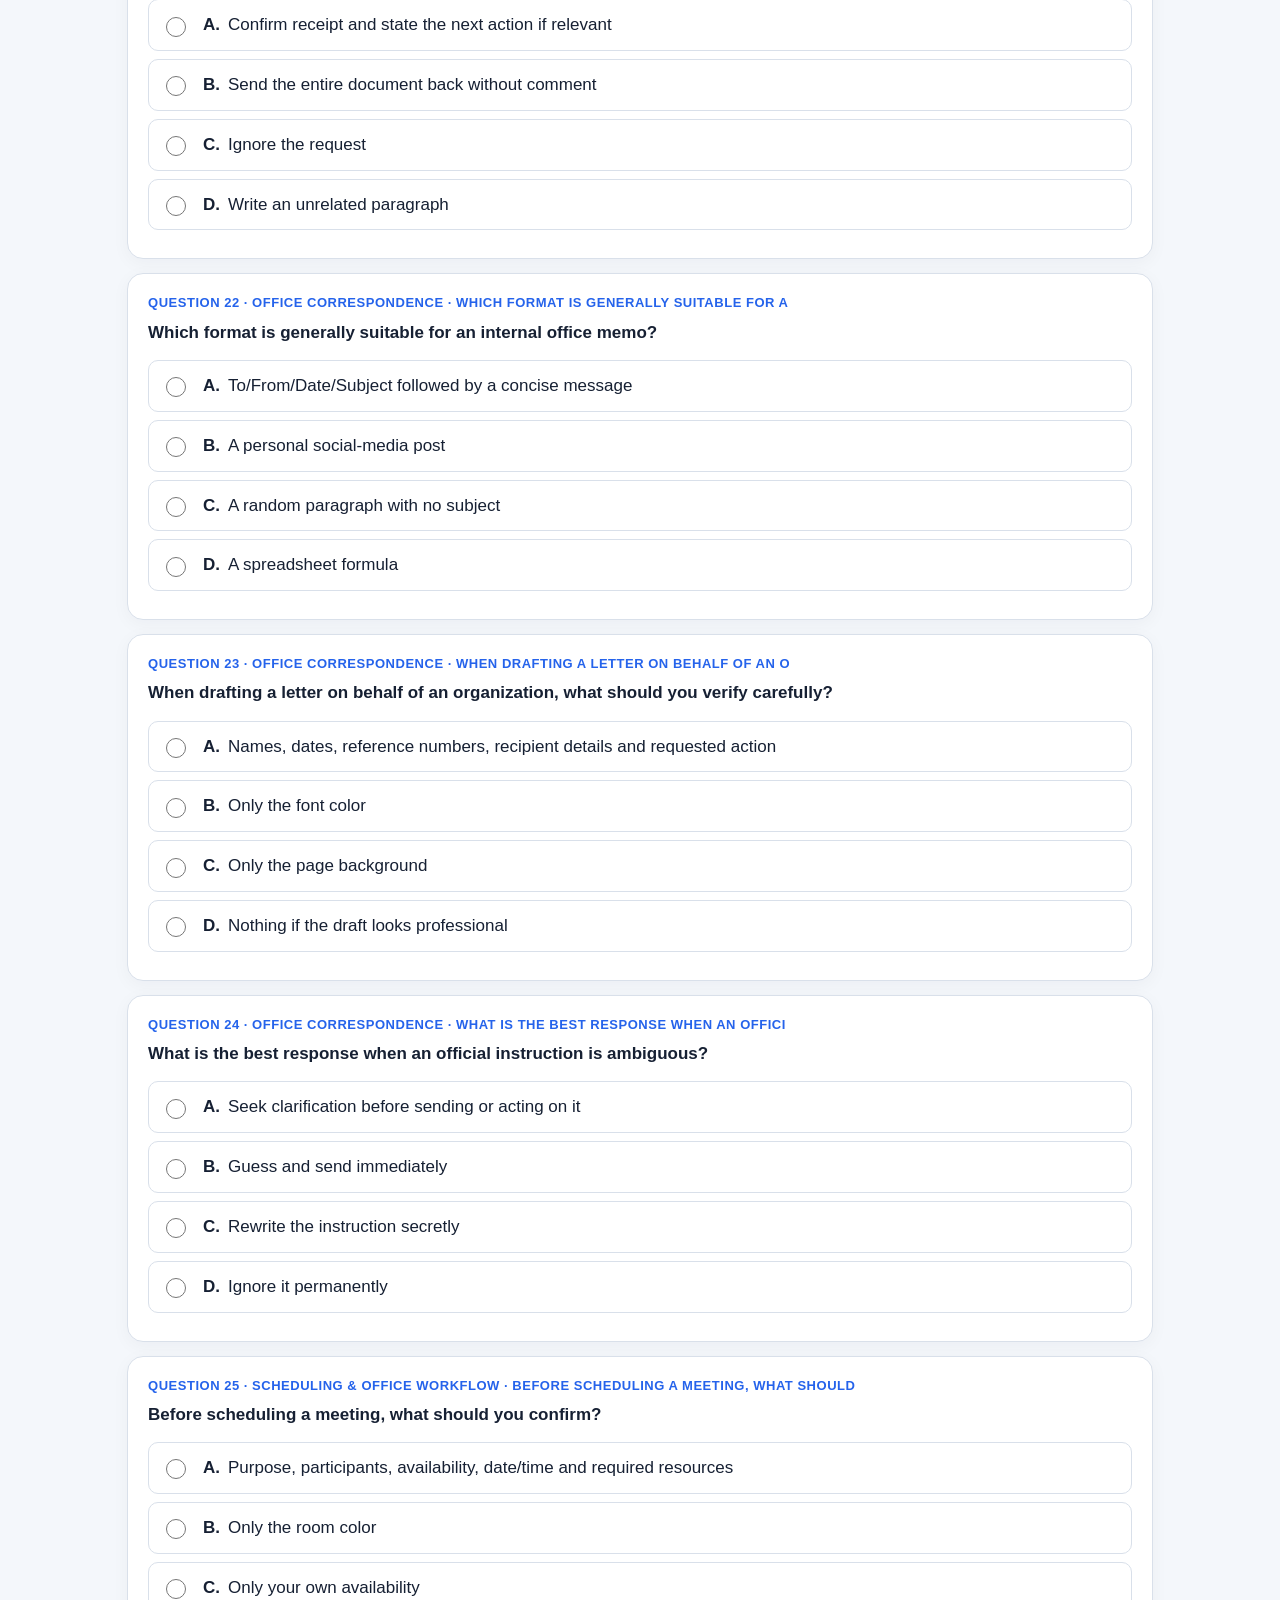
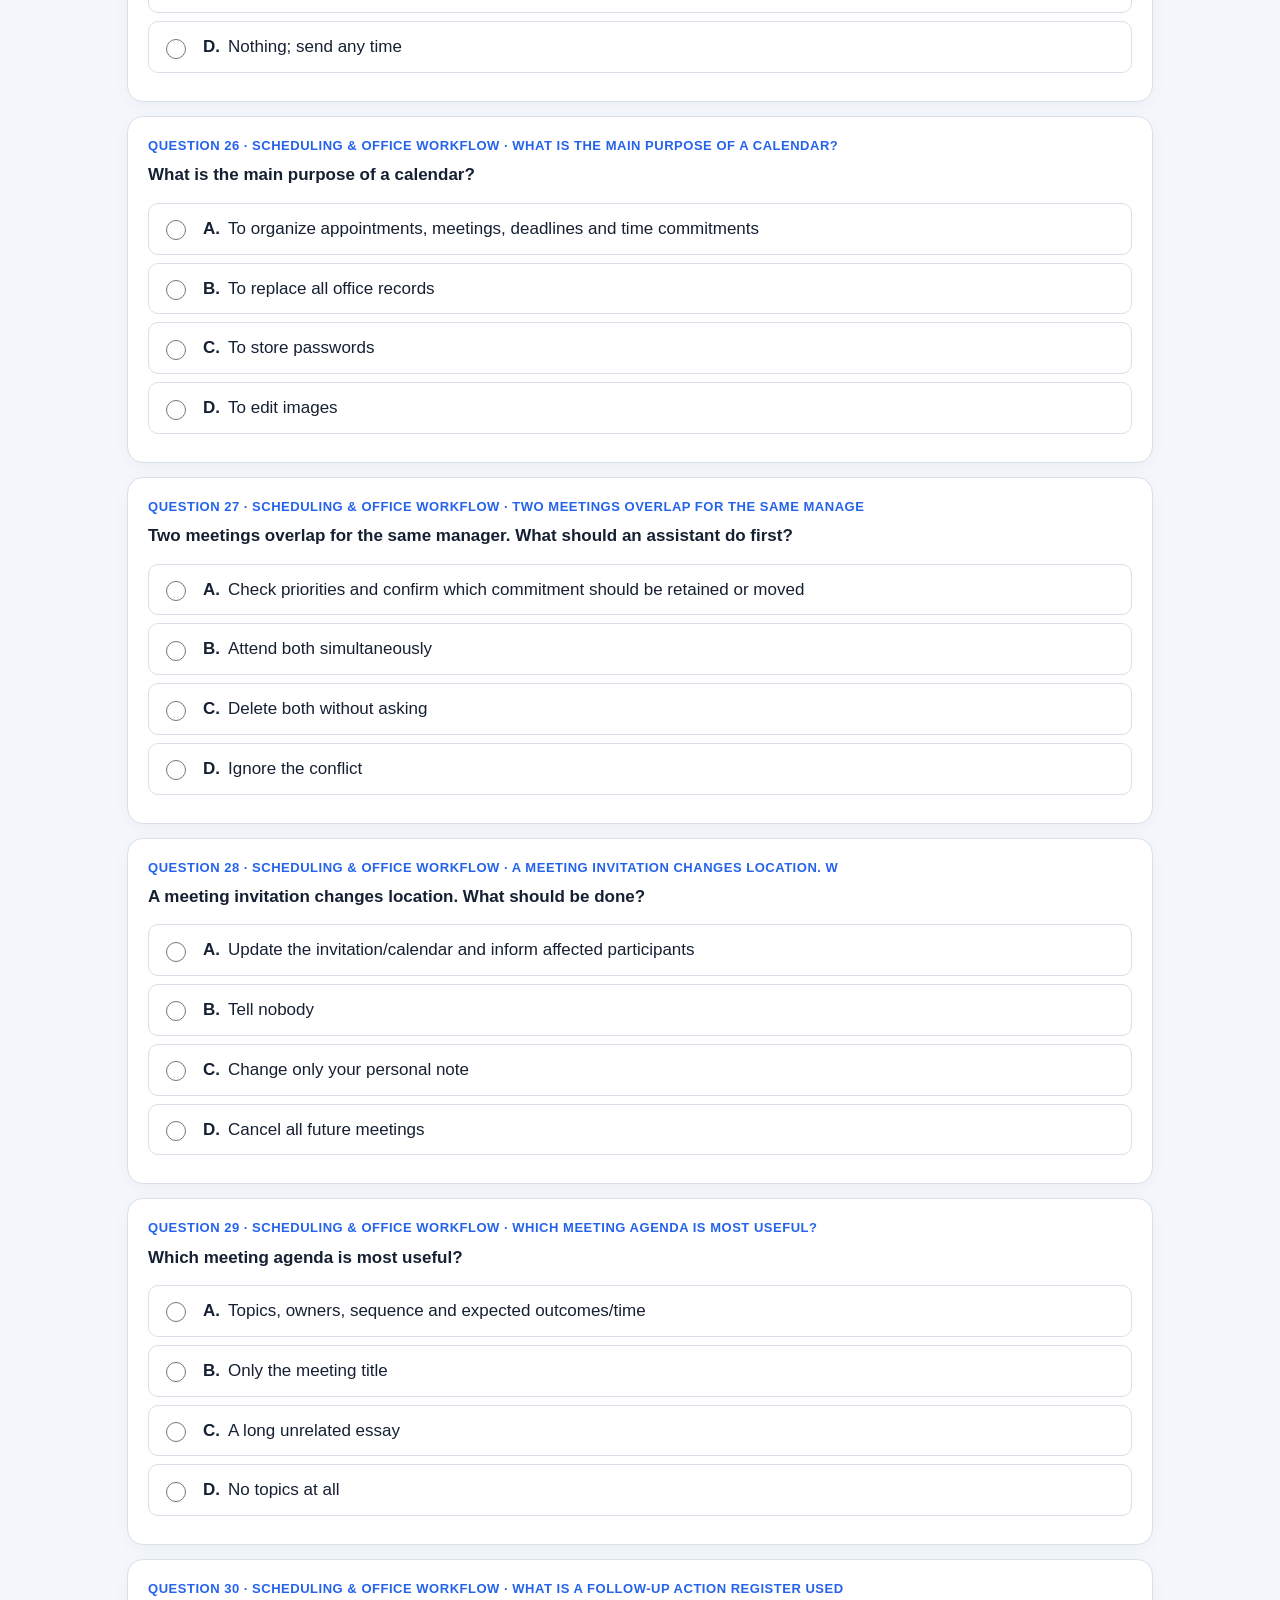
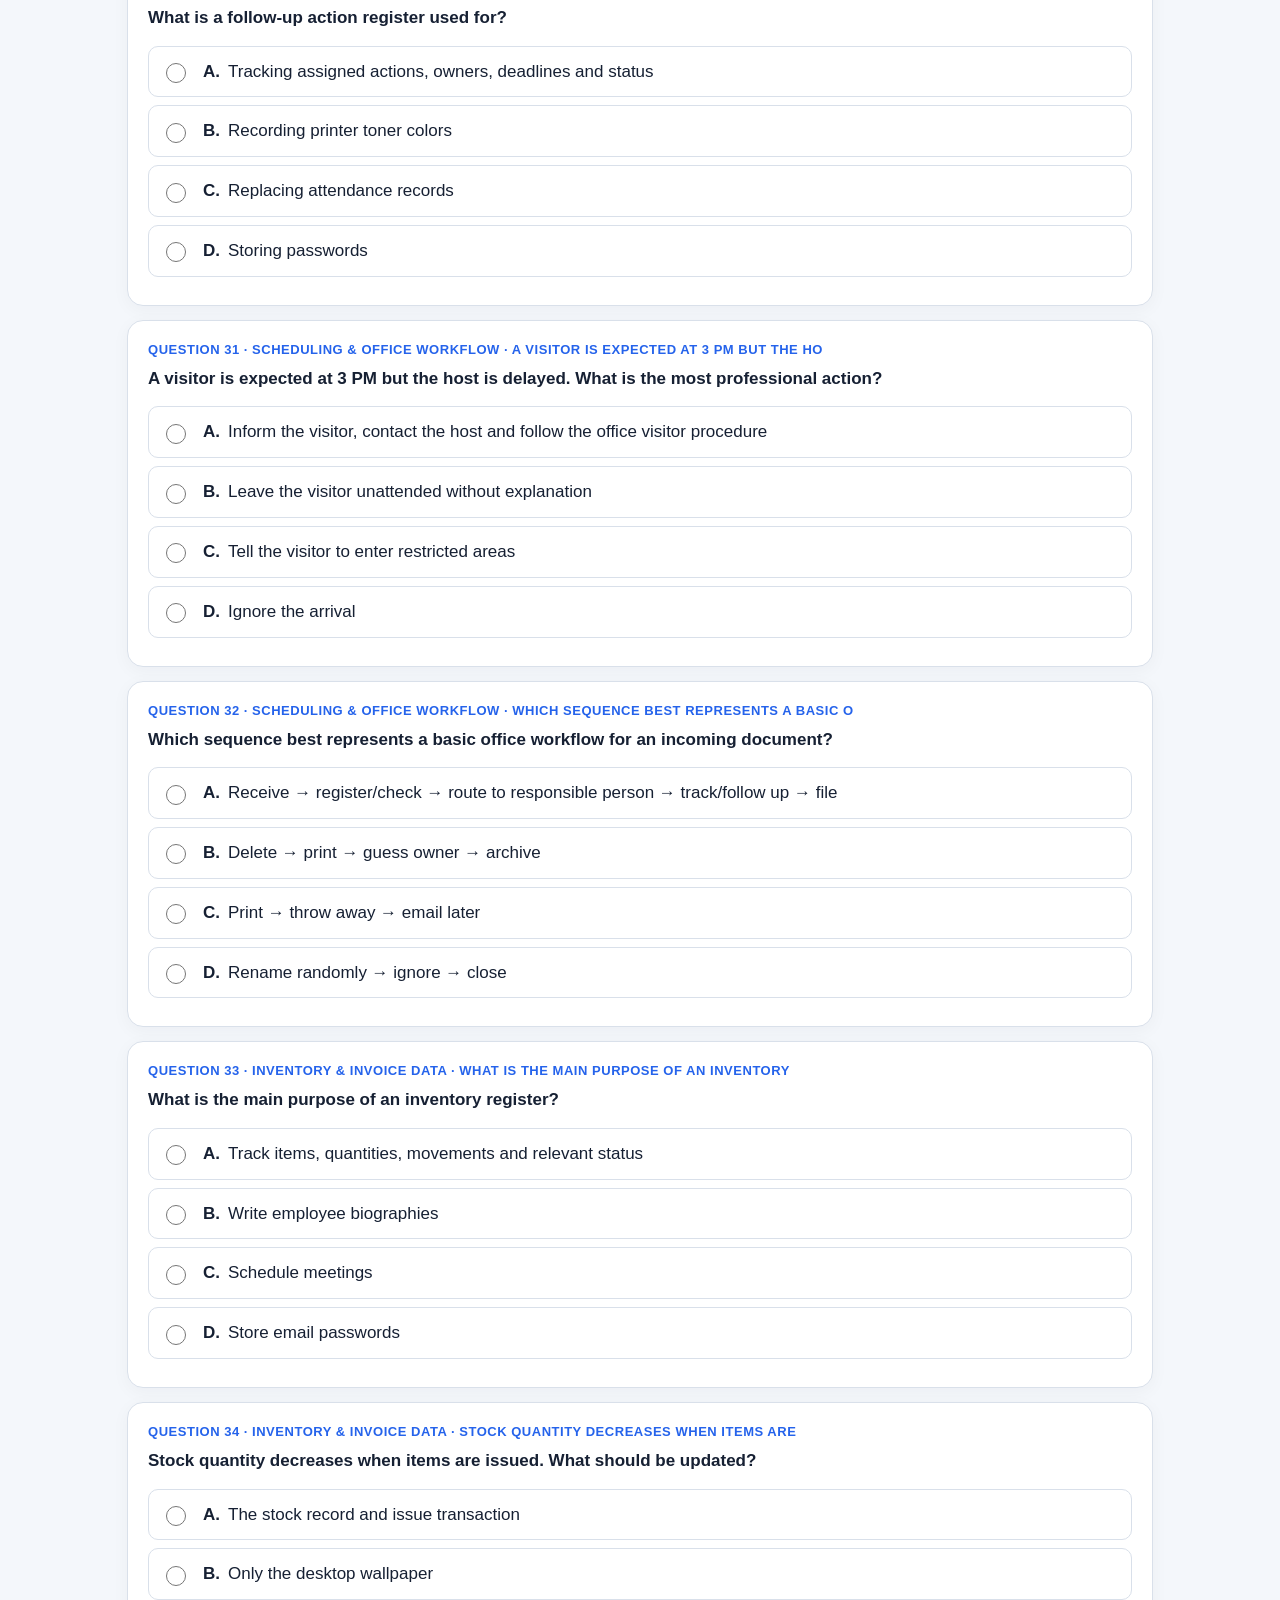
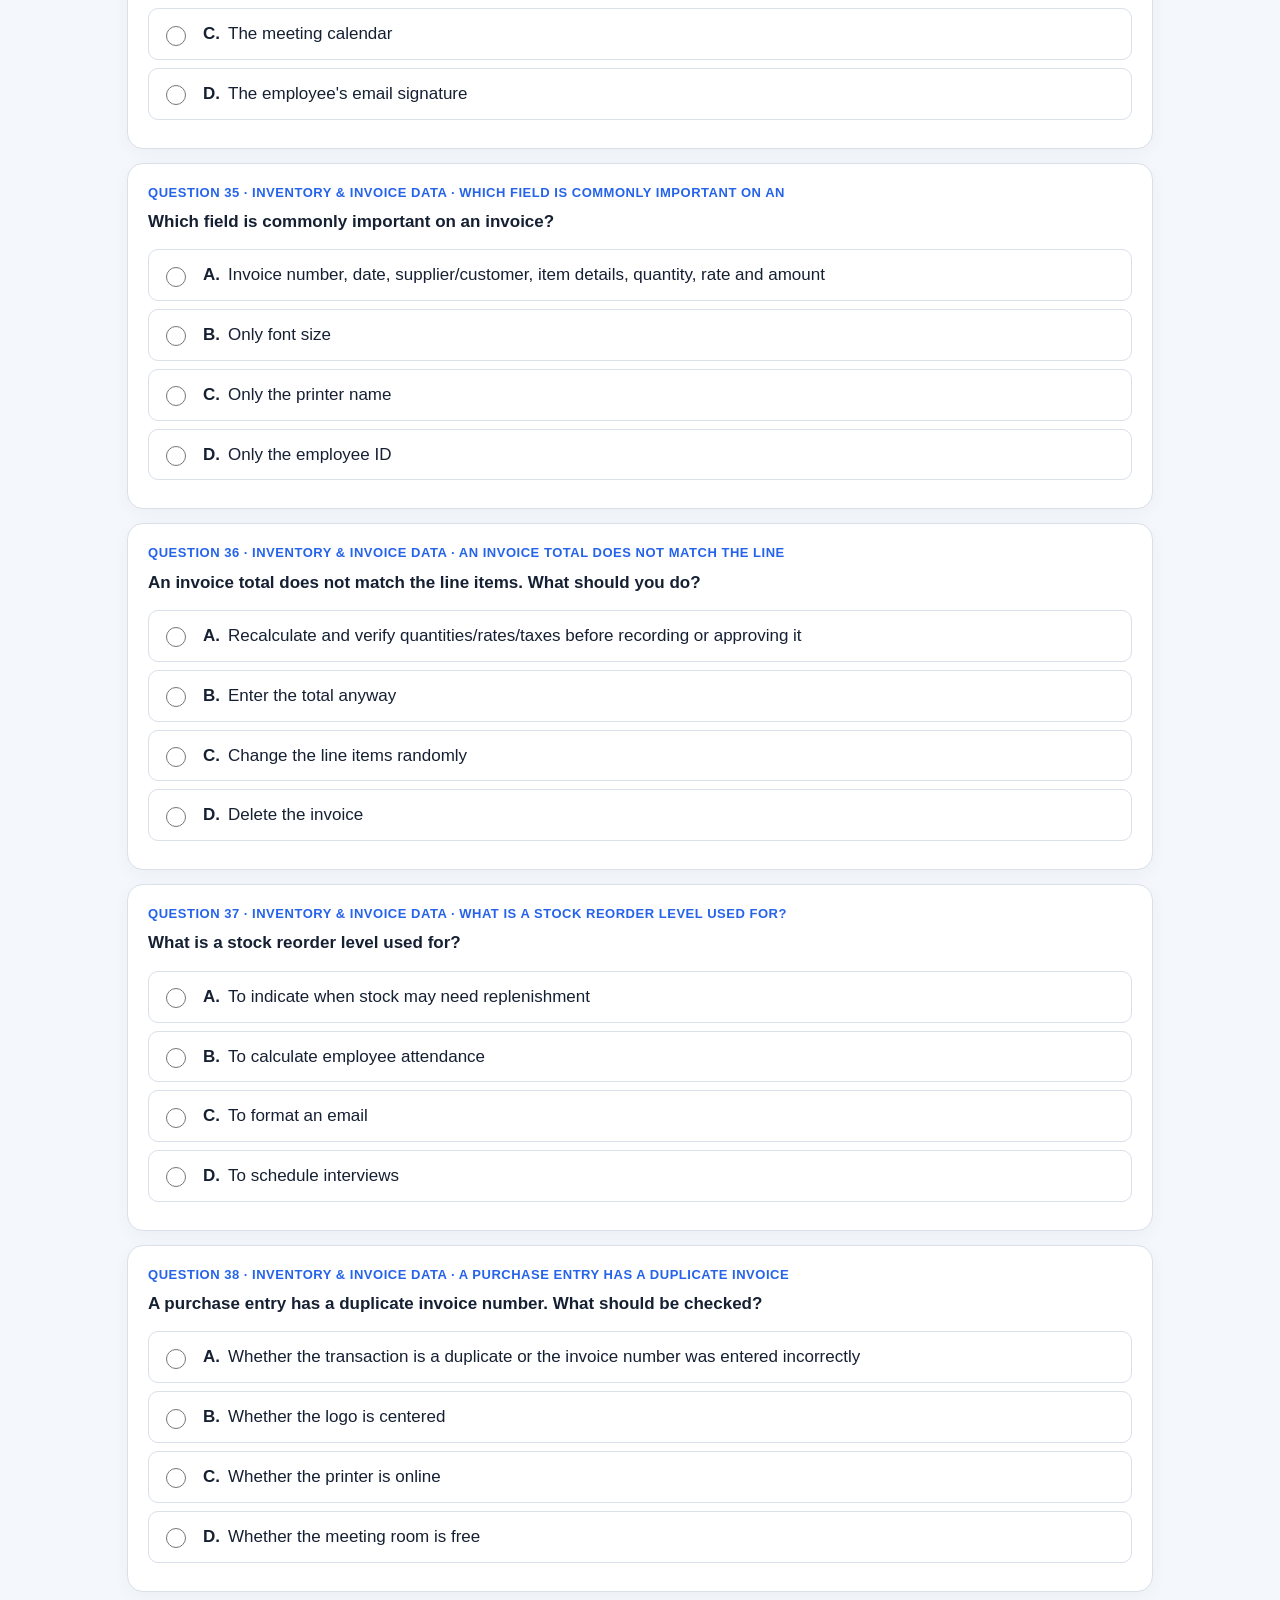
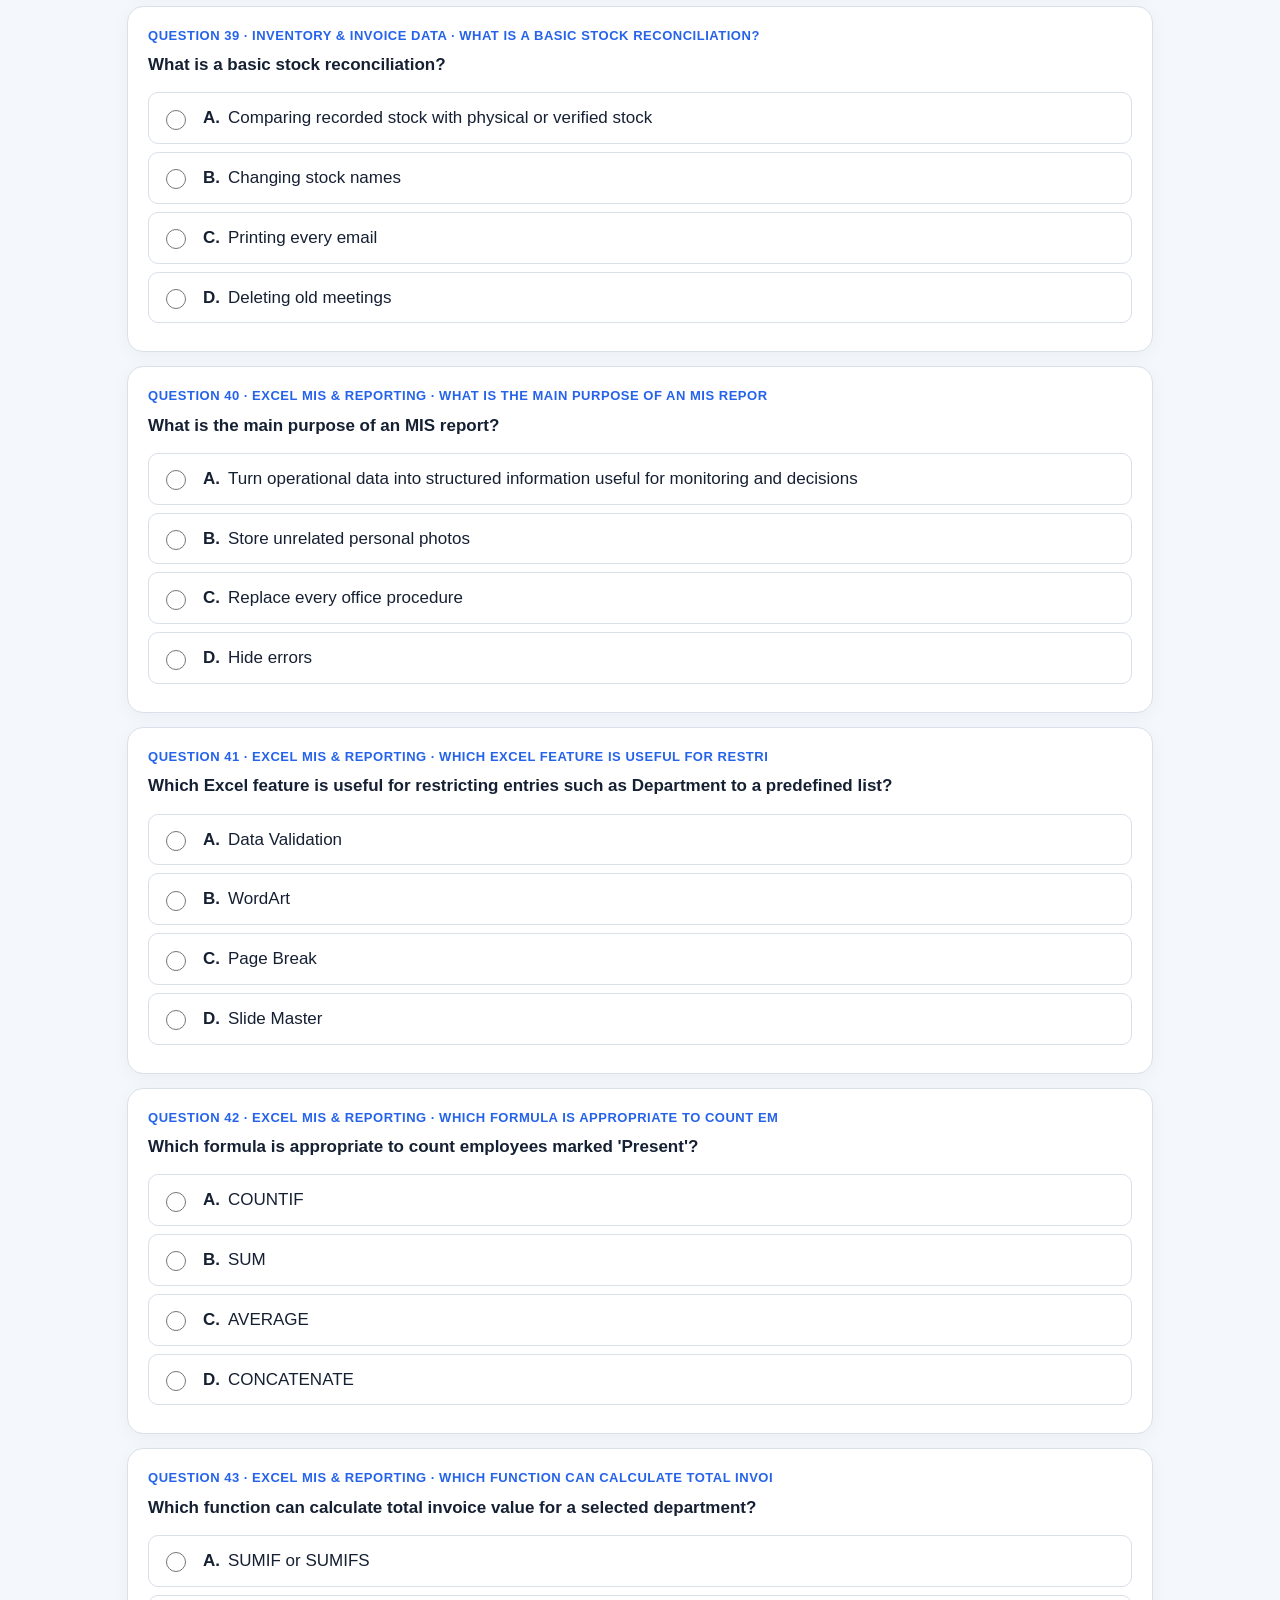
<file: office-admin.html>
<!doctype html>
<html lang="en">
<head>
<meta charset="utf-8">
<meta name="viewport" content="width=device-width,initial-scale=1">
<title>Office / Admin Skills Assessment — Test 02</title>
<link rel="stylesheet" href="styles.css">
</head>
<body>
<div class="container">
<header>
<h1 id="testTitle">Office / Admin Skills Assessment — Test 02</h1>
<div id="testMeta" class="meta">50 Conceptual MCQs + 20 One-Word Questions · Office Administration, Documentation, Data Entry, MIS & Workflow</div>
</header>

<section id="intro" class="card">
<h2>Candidate Instructions</h2>
<ul>
<li>Attempt all 70 questions independently.</li>
<li>Choose the answer that best demonstrates understanding.</li>
<li>For one-word questions, type the shortest correct term.</li>
<li>Do not use Google, notes, another person, or AI if this assessment is being used diagnostically.</li>
<li>The result is a diagnostic profile, not a formal academic qualification.</li>
</ul>
<label>Candidate name<br><input id="candidateName" type="text" value="" placeholder="Enter candidate name"></label><br><br>
<label>Assessment date<br><input id="assessmentDate" type="text" placeholder="Assessment date"></label>
</section>

<section id="assessment">
<div class="card">
<div><b>Progress</b> <span id="progressText" class="small"></span></div>
<div class="progress"><div id="progressBar"></div></div>
</div>
<div id="questions"></div>
<div class="actions no-print">
<button onclick="submitAssessment()">Submit Assessment &amp; Generate Report</button>
<button class="secondary" onclick="saveDraft()">Save Progress</button>
<button class="secondary" onclick="loadDraft()">Load Saved Progress</button>
<button class="danger" onclick="resetAssessment()">Reset</button>
</div>
</section>

<section id="report" class="hidden"></section>
</div>
<script src="office-admin-data.js" defer></script>
<script src="assessment-engine.js" defer></script>
</body>
</html>
</file>
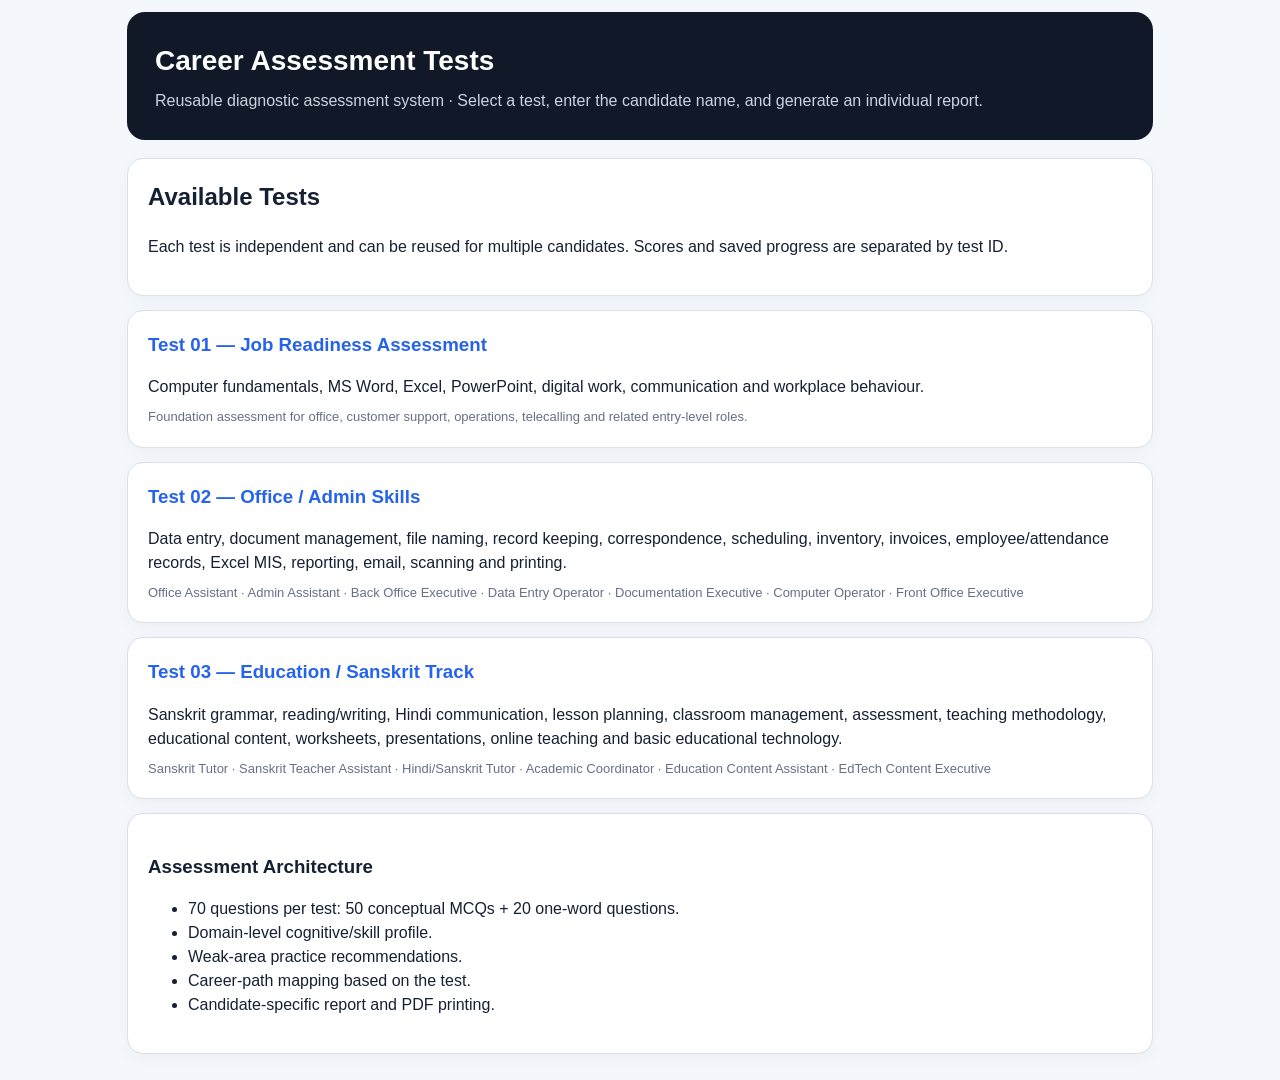
<file: tests.html>
<!doctype html>
<html lang="en">
<head>
<meta charset="utf-8">
<meta name="viewport" content="width=device-width,initial-scale=1">
<title>Career Assessment Tests</title>
<link rel="stylesheet" href="styles.css">
<style>
.test-card{display:block;text-decoration:none;color:inherit}
.test-card:hover{border-color:#93c5fd;background:#f8fbff}
.test-card h3{color:var(--accent);margin-top:0}
.test-card p{margin-bottom:8px}
.test-jobs{font-size:13px;color:var(--muted)}
</style>
</head>
<body>
<div class="container">
<header>
<h1>Career Assessment Tests</h1>
<div class="meta">Reusable diagnostic assessment system · Select a test, enter the candidate name, and generate an individual report.</div>
</header>

<div class="card">
<h2>Available Tests</h2>
<p>Each test is independent and can be reused for multiple candidates. Scores and saved progress are separated by test ID.</p>
</div>

<a class="card test-card" href="index.html">
<h3>Test 01 — Job Readiness Assessment</h3>
<p>Computer fundamentals, MS Word, Excel, PowerPoint, digital work, communication and workplace behaviour.</p>
<div class="test-jobs">Foundation assessment for office, customer support, operations, telecalling and related entry-level roles.</div>
</a>

<a class="card test-card" href="office-admin.html">
<h3>Test 02 — Office / Admin Skills</h3>
<p>Data entry, document management, file naming, record keeping, correspondence, scheduling, inventory, invoices, employee/attendance records, Excel MIS, reporting, email, scanning and printing.</p>
<div class="test-jobs">Office Assistant · Admin Assistant · Back Office Executive · Data Entry Operator · Documentation Executive · Computer Operator · Front Office Executive</div>
</a>

<a class="card test-card" href="education-sanskrit.html">
<h3>Test 03 — Education / Sanskrit Track</h3>
<p>Sanskrit grammar, reading/writing, Hindi communication, lesson planning, classroom management, assessment, teaching methodology, educational content, worksheets, presentations, online teaching and basic educational technology.</p>
<div class="test-jobs">Sanskrit Tutor · Sanskrit Teacher Assistant · Hindi/Sanskrit Tutor · Academic Coordinator · Education Content Assistant · EdTech Content Executive</div>
</a>

<div class="card">
<h3>Assessment Architecture</h3>
<ul>
<li>70 questions per test: 50 conceptual MCQs + 20 one-word questions.</li>
<li>Domain-level cognitive/skill profile.</li>
<li>Weak-area practice recommendations.</li>
<li>Career-path mapping based on the test.</li>
<li>Candidate-specific report and PDF printing.</li>
</ul>
</div>
</div>
</body>
</html>
</file>
<file: styles.css>
:root{--bg:#f4f7fb;--card:#fff;--ink:#162033;--muted:#667085;--line:#d9e0ea;--accent:#2563eb;--good:#15803d;--warn:#b45309;--bad:#b91c1c}
*{box-sizing:border-box} body{margin:0;background:var(--bg);font-family:Inter,Segoe UI,Arial,sans-serif;color:var(--ink);line-height:1.5}
.container{max-width:1050px;margin:auto;padding:24px}
header{background:#111827;color:#fff;border-radius:18px;padding:28px;margin-bottom:18px}
h1{margin:0 0 8px;font-size:28px} h2{margin-top:0} h3{margin-bottom:8px}
.meta{color:#cbd5e1}.notice{background:#eff6ff;border-left:5px solid var(--accent);padding:14px 16px;border-radius:10px;margin:16px 0}
.card{background:var(--card);border:1px solid var(--line);border-radius:16px;padding:20px;margin:14px 0;box-shadow:0 4px 18px rgba(15,23,42,.04)}
.qnum{font-size:13px;font-weight:700;color:var(--accent);text-transform:uppercase;letter-spacing:.04em}
.question{font-size:17px;font-weight:650;margin:7px 0 14px}
.option{display:block;padding:11px 13px;border:1px solid var(--line);border-radius:10px;margin:8px 0;cursor:pointer}
.option:hover{border-color:#93c5fd;background:#f8fbff}.option input{margin-right:9px}
textarea,input[type=text]{width:100%;padding:12px;border:1px solid var(--line);border-radius:9px;font:inherit}
button{border:0;border-radius:10px;padding:12px 17px;font-weight:700;cursor:pointer;background:var(--accent);color:#fff}
button.secondary{background:#475569} button.danger{background:#b91c1c}
.actions{display:flex;gap:10px;flex-wrap:wrap;position:sticky;bottom:10px;background:rgba(244,247,251,.94);padding:12px;border-radius:14px;z-index:5}
.progress{height:10px;background:#e5e7eb;border-radius:99px;overflow:hidden;margin:10px 0 20px}.progress>div{height:100%;background:var(--accent);width:0}
.hidden{display:none!important}.score{font-size:38px;font-weight:800}.grid{display:grid;grid-template-columns:repeat(auto-fit,minmax(210px,1fr));gap:12px}
.metric{border:1px solid var(--line);border-radius:12px;padding:14px}.metric strong{font-size:24px;display:block}
.bar{height:9px;background:#e5e7eb;border-radius:99px;overflow:hidden}.bar i{display:block;height:100%;background:var(--accent)}
.good{color:var(--good)}.warn{color:var(--warn)}.bad{color:var(--bad)}
table{width:100%;border-collapse:collapse}th,td{padding:9px;border-bottom:1px solid var(--line);text-align:left;vertical-align:top}
.small{font-size:13px;color:var(--muted)} .pill{display:inline-block;padding:4px 9px;border-radius:999px;background:#eef2ff;margin:3px;font-size:12px}
@media print{
 body{background:#fff}.container{max-width:none;padding:0}header{background:#111827!important;-webkit-print-color-adjust:exact;print-color-adjust:exact}
 .no-print,.actions,#assessment{display:none!important}.card{box-shadow:none;break-inside:avoid}
}

/* Mobile-first enhancements */
html { -webkit-text-size-adjust: 100%; scroll-behavior: smooth; }
body { min-width: 0; overflow-x: hidden; }
.wrap, .container { width: 100%; max-width: 1050px; margin: 0 auto; padding: 12px; }
.card, .qcard, section.card { width: 100%; max-width: 100%; box-sizing: border-box; }
input[type="text"], textarea, select, button { font-size: 16px; }
.option {
  min-height: 48px;
  display: flex;
  align-items: center;
  gap: 8px;
  padding: 13px 12px;
  line-height: 1.4;
  -webkit-tap-highlight-color: transparent;
}
.option input[type="radio"] {
  width: 20px;
  height: 20px;
  flex: 0 0 20px;
}
button {
  min-height: 48px;
  touch-action: manipulation;
}
.actions, .sticky {
  display: flex;
  flex-direction: column;
  gap: 8px;
}
.actions button, .sticky button { width: 100%; margin: 0; }
.q, .question { font-size: 17px; line-height: 1.55; }
.meta, .qnum { line-height: 1.4; }
table { display: block; width: 100%; overflow-x: auto; -webkit-overflow-scrolling: touch; }
@media (max-width: 600px) {
  .wrap, .container { padding: 8px; }
  header, .hero { padding: 20px 16px; border-radius: 12px; }
  header h1, .hero h1 { font-size: 23px; line-height: 1.25; }
  .card, .qcard { padding: 15px; margin: 10px 0; border-radius: 11px; }
  h2 { font-size: 20px; }
  .q, .question { font-size: 16px; }
  .option { font-size: 15px; }
  .progress-wrap, .bar { height: 10px; }
  .metric { min-width: 0; }
}
@media (min-width: 601px) {
  .actions, .sticky { flex-direction: row; flex-wrap: wrap; }
}
@media print {
  .actions, .sticky, .noprint, .no-print { display: none !important; }
  body { background: #fff; }
  .wrap, .container { max-width: none; padding: 0; }
}
</file>
